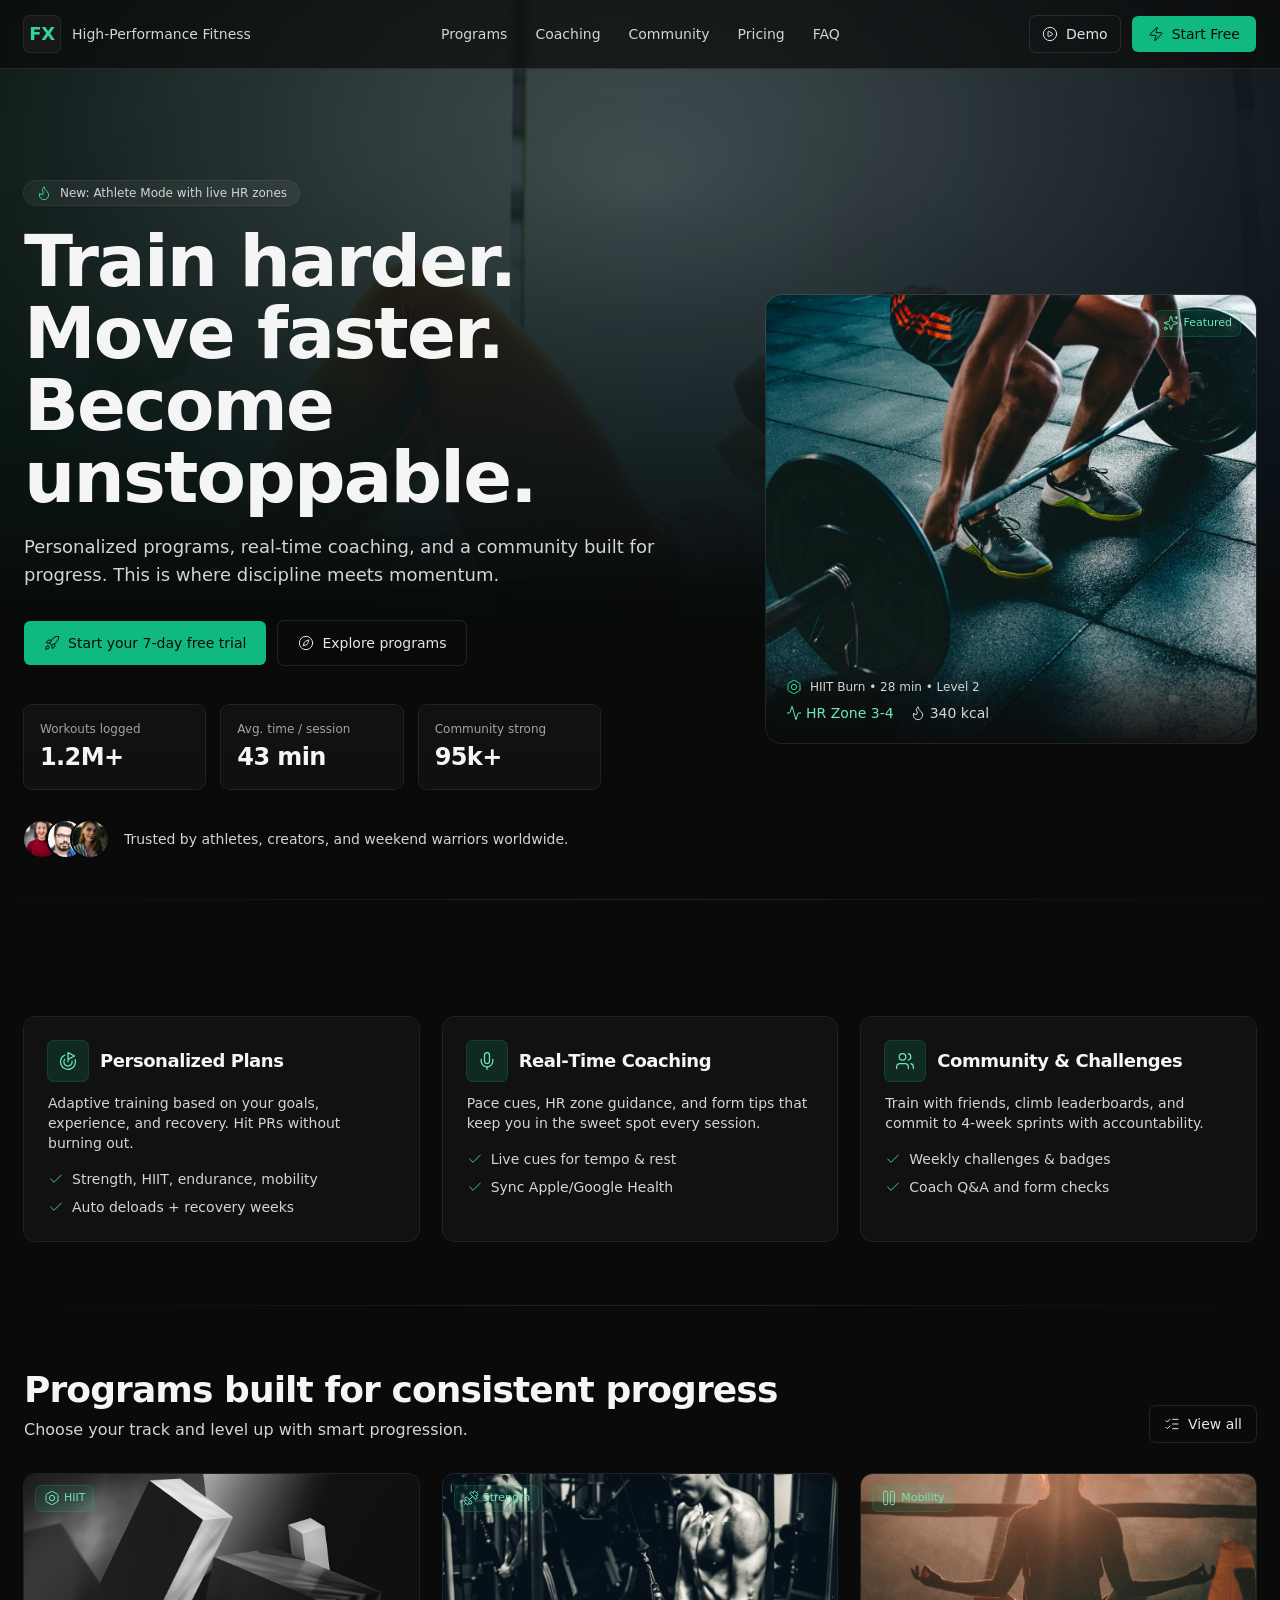
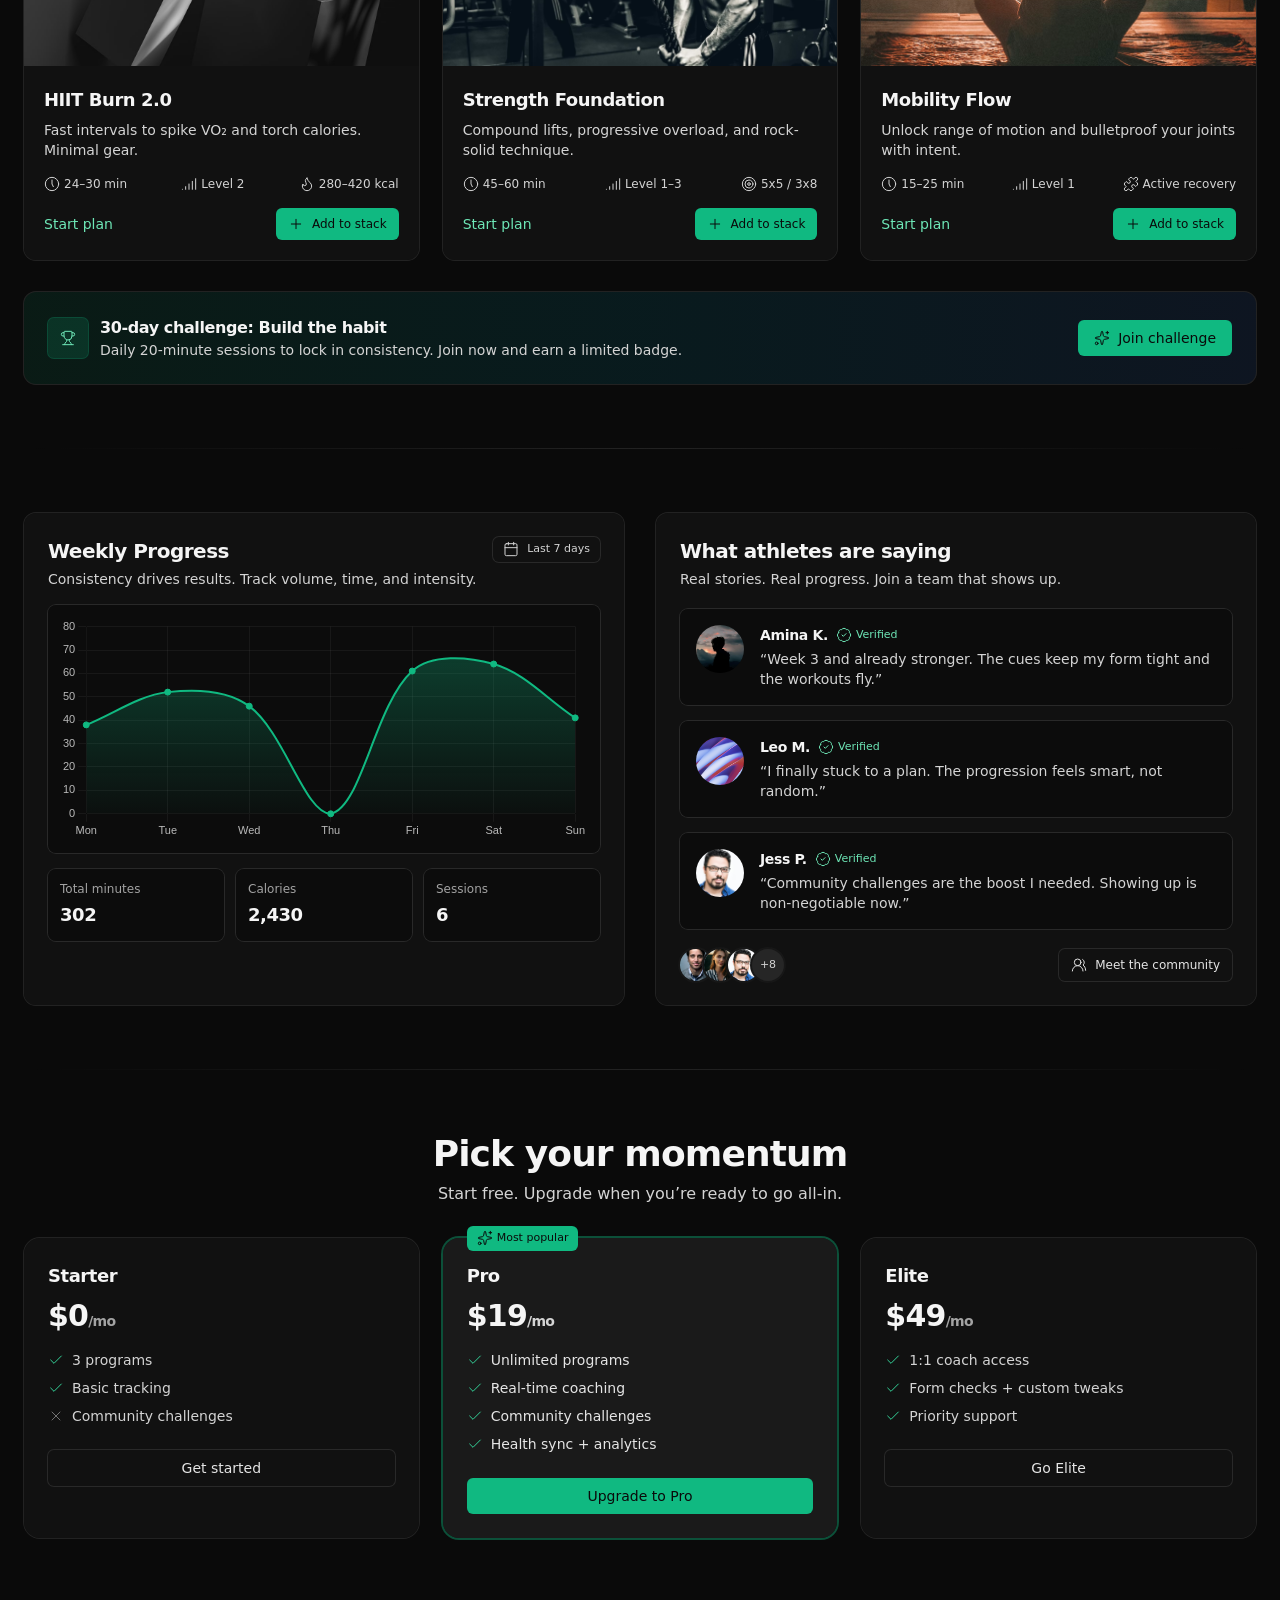
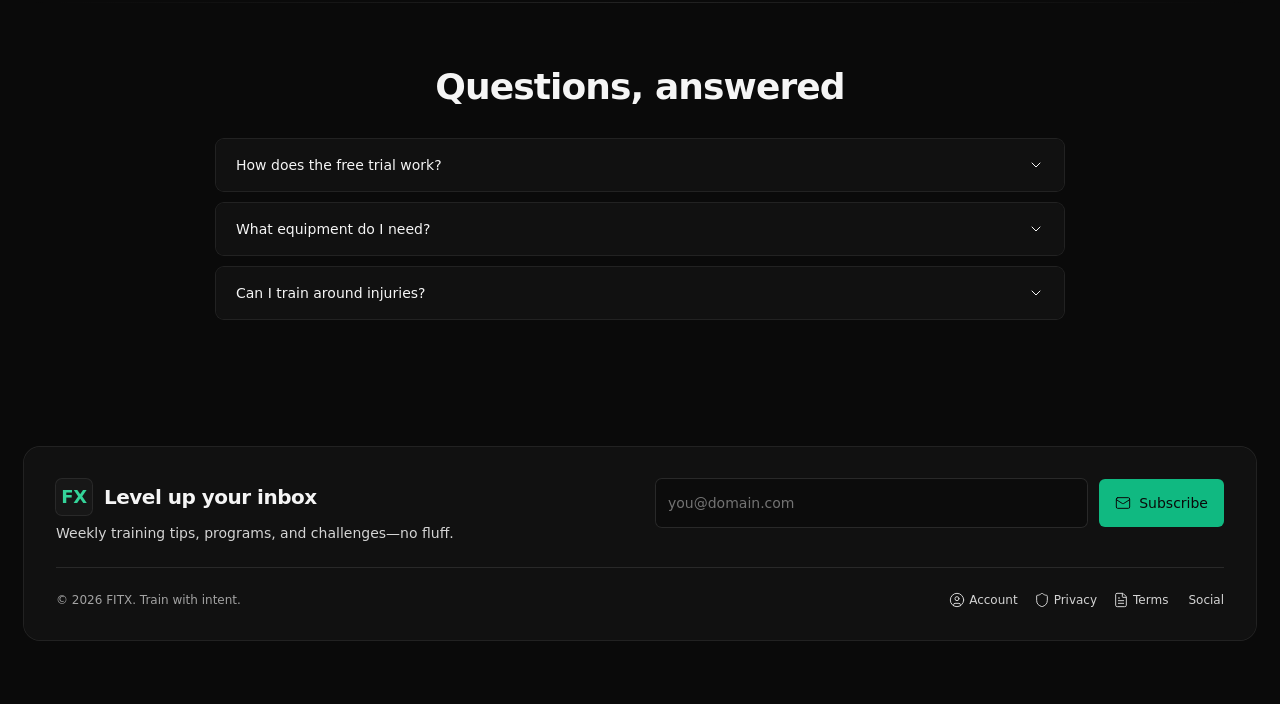
<file: templates/d916niq.aura.build/index.html>
<html lang="en"><head><script data-offline-resolve="1">(function(){
var ASSET_MAP = {"https://d916niq.aura.build/": "assets/f3fd3cf805560932_file.html", "https://cdn.jsdelivr.net/npm/iconify-icon@2.1.0/dist/iconify-icon.min.js": "assets/758d94838db0cafd_iconify-icon.min.js", "https://d916niq.aura.build/assets/index-ChMjyE4a.css": "assets/2c890c3c06d22a07_index-ChMjyE4a.css", "https://fonts.googleapis.com/css2?family=Inter:wght@300;400;500;600;700&display=swap": "assets/f32c4a47e91d6996_css2.css", "https://fonts.googleapis.com/css2?family=Inter:wght@300;400;500;600;700&family=Roboto:wght@300;400;500;600;700&family=Montserrat:wght@300;400;500;600;700&family=Poppins:wght@300;400;500;600;700&display=swap": "assets/f03d5177d82d71e3_css2.css", "https://fonts.googleapis.com/css2?family=Geist:wght@300;400;500;600;700&display=swap": "assets/ab228c398c0be0cd_css2.css", "https://fonts.googleapis.com/css2?family=Plus+Jakarta+Sans:wght@300;400;500;600;700;800&family=IBM+Plex+Serif:wght@300;400;500;600;700&family=IBM+Plex+Mono:wght@300;400;500;600;700&display=swap": "assets/d12728c695d9fa3b_css2.css", "https://fonts.googleapis.com/css2?family=Manrope:wght@300;400;500;600;700;800&family=Space+Grotesk:wght@300;400;500;600;700&family=Work+Sans:wght@300;400;500;600;700;800&display=swap": "assets/c77cac3cc91e6e23_css2.css", "https://fonts.googleapis.com/css2?family=Playfair+Display:wght@400;500;600;700;900&family=Instrument+Serif:wght@400;500;600;700&family=Merriweather:wght@300;400;700;900&family=Bricolage+Grotesque:wght@300;400;500;600;700&display=swap": "assets/04e082577ae710a5_css2.css", "https://fonts.googleapis.com/css2?family=PT+Serif:wght@400;700&family=Geist+Mono:wght@300;400;500;600;700&family=Space+Mono:wght@400;700&display=swap": "assets/156b54aedbd4a7b3_css2.css", "https://fonts.googleapis.com/css2?family=Quicksand:wght@300;400;500;600;700&family=Nunito:wght@300;400;500;600;700;800&display=swap": "assets/356caca7d0e9c746_css2.css", "https://fonts.googleapis.com/css2?family=Newsreader:opsz,wght@6..72,400..800&family=Google+Sans+Flex:wght@400;500;600;700&family=Oswald:wght@300;400;500;600;700&family=DM+Sans:wght@300;400;500;600;700&display=swap": "assets/c6036f6e72f671f6_css2.css", "https://d916niq.aura.build/assets/index-WCgE1xT6.js": "assets/index-WCgE1xT6.js", "https://rawcdn.githack.com/disposable/disposable-email-domains/master/domains.json": "assets/9393c29814be2493_domains.json", "https://hoirqrkdgbmvpwutwuwj.supabase.co/rest/v1/shared_react_projects?select=*&slug=ilike.d916niq": "assets/4f53cda18c2baa0c_shared_react_projects.json", "https://hoirqrkdgbmvpwutwuwj.supabase.co/rest/v1/rpc/get_public_shared_react_project_by_slug": "assets/4f53cda18c2baa0c_shared_react_projects.json", "https://hoirqrkdgbmvpwutwuwj.supabase.co/rest/v1/shared_react_projects?select=*&custom_domain=ilike.d916niq.aura.build": "assets/4f53cda18c2baa0c_shared_react_projects.json", "https://hoirqrkdgbmvpwutwuwj.supabase.co/rest/v1/rpc/get_public_shared_react_project_by_domain": "assets/4f53cda18c2baa0c_shared_react_projects.json", "https://hoirqrkdgbmvpwutwuwj.supabase.co/rest/v1/shared_react_projects?select=*&custom_domain=ilike.aura.build": "assets/4f53cda18c2baa0c_shared_react_projects.json", "https://hoirqrkdgbmvpwutwuwj.supabase.co/rest/v1/shared_code?select=*&slug=ilike.d916niq": "assets/481c7ae1ceb001be_shared_code.json", "https://hoirqrkdgbmvpwutwuwj.supabase.co/rest/v1/shared_code?select=slug%2Ccreated_at&user_id=eq.66a84ecf-0972-40f3-8a4c-15b11d3aee0a&order=created_at.desc": "assets/5e0b674b923c95b9_shared_code.json", "https://hoirqrkdgbmvpwutwuwj.supabase.co/rest/v1/public_author_profiles?select=id%2Cfull_name%2Cavatar_url%2Cbio%2Cslug%2Ccreated_at%2Cviews%2Cis_featured%2Cwebsite%2Clocation%2Cis_pro&id=in.%2866a84ecf-0972-40f3-8a4c-15b11d3aee0a%29": "assets/3da40195f9ecd0e1_public_author_profiles.json", "https://fonts.gstatic.com/s/inter/v20/UcC73FwrK3iLTeHuS_nVMrMxCp50SjIa1ZL7W0Q5nw.woff2": "assets/c940764593d0fe5d_UcC73FwrK3iLTeHuS_nVMrMxCp50Sj.woff2", "https://d916niq.aura.build/logo-aura-gray.svg": "assets/23a9f32ff7d46956_logo-aura-gray.svg", "https://images.unsplash.com/photo-1494790108377-be9c29b29330?q=80&w=300&auto=format&fit=crop": "assets/64952e8d68d53e0d_photo-1494790108377-be9c29b293.avif", "https://images.unsplash.com/photo-1571019613454-1cb2f99b2d8b?q=80&w=2000&auto=format&fit=crop": "assets/b0cd776106076afa_photo-1571019613454-1cb2f99b2d.avif", "https://images.unsplash.com/photo-1544005313-94ddf0286df2?q=80&w=300&auto=format&fit=crop": "assets/34ca340a8a4f9ea5_photo-1544005313-94ddf0286df2.avif", "https://images.unsplash.com/photo-1547425260-76bcadfb4f2c?q=80&w=300&auto=format&fit=crop": "assets/e287d866780f7d00_photo-1547425260-76bcadfb4f2c.avif", "https://cdn.tailwindcss.com/3.4.17": "assets/176e894661aa9cdc_3.4.17", "https://images.unsplash.com/photo-1517836357463-d25dfeac3438?q=80&w=1600&auto=format&fit=crop": "assets/431bf727198c4b14_photo-1517836357463-d25dfeac34.avif", "https://images.unsplash.com/photo-1621619856624-42fd193a0661?w=1080&q=80": "assets/b7b38161386d9032_photo-1621619856624-42fd193a06.jpg", "https://images.unsplash.com/photo-1529665253569-6d01c0eaf7b6?q=80&w=300&auto=format&fit=crop": "assets/bbeedc72c53ae166_photo-1529665253569-6d01c0eaf7.avif", "https://images.unsplash.com/photo-1507398941214-572c25f4b1dc?q=80&w=1600&auto=format&fit=crop": "assets/d1ea17a9bc066798_photo-1507398941214-572c25f4b1.avif", "https://images.unsplash.com/photo-1506126613408-eca07ce68773?q=80&w=1600&auto=format&fit=crop": "assets/1fa370008ea9a56f_photo-1506126613408-eca07ce687.avif", "https://images.unsplash.com/photo-1642615835477-d303d7dc9ee9?w=1080&q=80": "assets/157c2df332779277_photo-1642615835477-d303d7dc9e.jpg", "https://images.unsplash.com/photo-1500648767791-00dcc994a43e?q=80&w=300&auto=format&fit=crop": "assets/00e631592e379595_photo-1500648767791-00dcc994a4.avif", "https://cdn.jsdelivr.net/npm/chart.js": "assets/48444a82d4edcb5b_chart.js", "https://unpkg.com/lucide@1.14.0/dist/umd/lucide.min.js": "assets/3fb12af853a359d4_lucide.min.js", "https://hoirqrkdgbmvpwutwuwj.supabase.co/rest/v1/shared_code?select=code%2Cprivate%2Cuser_id%2Cshare_source_code&slug=ilike.no3fbxa": "assets/5d16e8908d40ca9a_shared_code.json", "https://hoirqrkdgbmvpwutwuwj.supabase.co/rest/v1/rpc/get_public_share_project_context": "assets/4f53cda18c2baa0c_shared_react_projects.json", "https://hoirqrkdgbmvpwutwuwj.supabase.co/rest/v1/shared_code?select=code%2Cprivate%2Cuser_id%2Cshare_source_code&slug=ilike.imq8m98": "assets/7288b0db766594b1_shared_code.json", "https://hoirqrkdgbmvpwutwuwj.supabase.co/rest/v1/rpc/get_public_share_page_content": "assets/4f53cda18c2baa0c_shared_react_projects.json", "https://hoirqrkdgbmvpwutwuwj.supabase.co/storage/v1/object/public/preview-images/D916NIQ.png": "assets/cd9d2c6ffc398977_D916NIQ.png", "https://cdn.tailwindcss.com": "assets/176e894661aa9cdc_3.4.17", "https://unpkg.com/lucide@latest": "assets/3fb12af853a359d4_lucide.min.js", "https://d916niq.aura.build/assets/productionTransform-B69cSEas.js": "assets/productionTransform-B69cSEas.js", "https://d916niq.aura.build/assets/index-BLP8z8P5.js": "assets/index-BLP8z8P5.js", "https://d916niq.aura.build/assets/jszip.min-Bt8Jkucw.js": "assets/jszip.min-Bt8Jkucw.js", "https://d916niq.aura.build/assets/index-599aeaf7-BKjzoa2B.js": "assets/index-599aeaf7-BKjzoa2B.js", "https://d916niq.aura.build/assets/App.js": "assets/App.js", "https://d916niq.aura.build/assets/base-80a1f760-Dm2zEOAC.js": "assets/base-80a1f760-Dm2zEOAC.js", "https://d916niq.aura.build/assets/DesignSystemPromptPopoverContent-BTLLRr4u.js": "assets/DesignSystemPromptPopoverContent-BTLLRr4u.js", "https://d916niq.aura.build/assets/index-DpfEw17O.js": "assets/index-DpfEw17O.js", "https://d916niq.aura.build/assets/consoleHook-59e792cb-Cm9qAlsR.js": "assets/consoleHook-59e792cb-Cm9qAlsR.js"};
// Pre-populate path+query keys: when opened via file://, JS
// resolves '/foo.js' against file://… so we lose the original
// origin. Indexing by pathname+search lets the lookup succeed.
var _add = {};
for (var _k in ASSET_MAP) {
  try { var _u = new URL(_k); _add[_u.pathname + _u.search] = ASSET_MAP[_k]; }
  catch(e){}
}
for (var _k in _add) if (!ASSET_MAP[_k]) ASSET_MAP[_k] = _add[_k];
function resolveLocal(u){
  if (!u || typeof u !== 'string') return null;
  if (u.indexOf('data:') === 0 || u.indexOf('blob:') === 0) return null;
  if (ASSET_MAP[u]) return ASSET_MAP[u];
  try {
    var url = new URL(u, location.href);
    var pq = url.pathname + url.search;
    if (ASSET_MAP[pq]) return ASSET_MAP[pq];
    // Next.js image optimization wrapper — peel the inner CDN URL
    if (/_next\/image$/.test(url.pathname)) {
      var t = url.searchParams.get('url');
      if (t) {
        var dec = decodeURIComponent(t);
        if (ASSET_MAP[dec]) return ASSET_MAP[dec];
        var bare = dec.split('?')[0];
        for (var k in ASSET_MAP) {
          if (k.split('?')[0] === bare) return ASSET_MAP[k];
        }
      }
    }
  } catch(e){}
  return null;
}
function rewriteSrcset(s){
  if (!s || typeof s !== 'string') return s;
  return s.split(',').map(function(it){
    var p = it.trim().split(/\s+/);
    var loc = resolveLocal(p[0]);
    if (loc) p[0] = loc;
    return p.join(' ');
  }).join(', ');
}
// Patch property setters: el.src = '...' / el.href = '...'
// IMPORTANT: skip rewrite when the element has crossOrigin set.
// WebGL textures (UnicornStudio, Three.js, etc.) are loaded via
//   img.crossOrigin = 'anonymous'; img.src = 'https://cdn/...'
// and consumed via gl.texImage2D. file:// resources have no CORS
// headers, so rewriting to local makes WebGL reject the texture
// (Access blocked by CORS policy → black/missing 3D scene).
// Better to keep the original URL: works online, fails offline,
// matches non-patched behaviour.
function patchSetter(klass, prop, transform){
  if (!klass || !klass.prototype) return;
  var desc = Object.getOwnPropertyDescriptor(klass.prototype, prop);
  if (!desc || !desc.set) return;
  Object.defineProperty(klass.prototype, prop, {
    configurable: true,
    get: desc.get,
    set: function(v){
      try {
        if (this.crossOrigin) {
          /* preserve cross-origin URL — see comment above */
        } else if (transform === 'srcset') {
          v = rewriteSrcset(v);
        } else {
          var loc = resolveLocal(v); if (loc) v = loc;
        }
      } catch(e){}
      desc.set.call(this, v);
    }
  });
}
patchSetter(window.HTMLScriptElement, 'src');
patchSetter(window.HTMLLinkElement, 'href');
patchSetter(window.HTMLImageElement, 'src');
patchSetter(window.HTMLImageElement, 'srcset', 'srcset');
patchSetter(window.HTMLSourceElement, 'src');
patchSetter(window.HTMLSourceElement, 'srcset', 'srcset');
patchSetter(window.HTMLMediaElement, 'src');
patchSetter(window.HTMLIFrameElement, 'src');
// Patch setAttribute too — some libs use it instead of property set
var _setAttr = Element.prototype.setAttribute;
Element.prototype.setAttribute = function(name, value){
  try {
    if (typeof value === 'string' && !this.crossOrigin) {
      if (name === 'src' || name === 'href') {
        var loc = resolveLocal(value);
        if (loc) value = loc;
      } else if (name === 'srcset') {
        value = rewriteSrcset(value);
      }
    }
  } catch(e){}
  return _setAttr.call(this, name, value);
};
// Expose for the late-init script in body
window.__resolveLocal = resolveLocal;
window.__rewriteSrcset = rewriteSrcset;
})();</script>
<script id="aura-supabase-token-firewall">(function () {
  if (window.__AURA_SUPABASE_FIREWALL__) return;
  window.__AURA_SUPABASE_FIREWALL__ = true;

  var SUPABASE_HOST = "hoirqrkdgbmvpwutwuwj.supabase.co";
  var BLOCKED_KEY_PATTERNS = [
    /^sb-[a-z0-9-]+-auth-token$/i,
    /^supabase\.auth\.token$/i
  ];

  function isBlockedStorageKey(key) {
    if (typeof key !== "string") return false;
    for (var i = 0; i < BLOCKED_KEY_PATTERNS.length; i++) {
      if (BLOCKED_KEY_PATTERNS[i].test(key)) return true;
    }
    return false;
  }

  function toAbsoluteUrl(input) {
    try {
      return new URL(input, window.location.href);
    } catch {
      return null;
    }
  }

  function isSupabaseDestination(input) {
    var parsed = toAbsoluteUrl(input);
    if (!parsed) return false;
    if (SUPABASE_HOST && parsed.host === SUPABASE_HOST) return true;
    return parsed.host.endsWith(".supabase.co");
  }

  function pathLooksSensitive(input) {
    var parsed = toAbsoluteUrl(input);
    if (!parsed) return false;
    return /^\/(auth|rest|functions)\/v1\//.test(parsed.pathname || "");
  }

  function headersContainAuth(headersLike) {
    if (!headersLike) return false;

    try {
      if (typeof Headers !== "undefined" && headersLike instanceof Headers) {
        return !!(headersLike.get("authorization") || headersLike.get("apikey"));
      }
    } catch {}

    if (Array.isArray(headersLike)) {
      for (var i = 0; i < headersLike.length; i++) {
        var pair = headersLike[i] || [];
        var name = String(pair[0] || "").toLowerCase();
        if (name === "authorization" || name === "apikey") return true;
      }
      return false;
    }

    if (typeof headersLike === "object") {
      var keys = Object.keys(headersLike);
      for (var j = 0; j < keys.length; j++) {
        var k = keys[j].toLowerCase();
        if (k === "authorization" || k === "apikey") return true;
      }
    }
    return false;
  }

  function requestLooksSensitive(input, init, extraHeaders) {
    var url = "";
    try {
      if (typeof input === "string") {
        url = input;
      } else if (input && typeof input.url === "string") {
        url = input.url;
      }
    } catch {}

    var headers =
      (init && init.headers) ||
      (input && input.headers) ||
      extraHeaders ||
      null;
    var hasAuthHeaders = headersContainAuth(headers);
    if (hasAuthHeaders) return true;

    if (!url) return false;
    if (isSupabaseDestination(url) && pathLooksSensitive(url)) return true;
    return false;
  }

  function patchStorage(storage, storageName) {
    if (!storage) return;
    var proto = Object.getPrototypeOf(storage);
    if (!proto || proto.__auraSupabaseFirewallPatched) return;

    var rawGetItem = proto.getItem;
    var rawSetItem = proto.setItem;
    var rawRemoveItem = proto.removeItem;
    var rawClear = proto.clear;
    var rawKey = proto.key;
    var rawLengthDescriptor = Object.getOwnPropertyDescriptor(proto, "length");
    var rawLengthGet = rawLengthDescriptor && rawLengthDescriptor.get;

    function getRawLength(instance) {
      try {
        if (rawLengthGet) return Number(rawLengthGet.call(instance) || 0);
      } catch {}
      try {
        return Number(instance.length || 0);
      } catch {}
      return 0;
    }

    function getVisibleKeys(instance) {
      var visible = [];
      var total = getRawLength(instance);
      for (var i = 0; i < total; i++) {
        var currentKey = rawKey.call(instance, i);
        if (currentKey && !isBlockedStorageKey(currentKey)) {
          visible.push(currentKey);
        }
      }
      return visible;
    }

    function maskBlockedKeyProperty(instance, keyName) {
      if (!keyName || !isBlockedStorageKey(keyName)) return;
      try {
        Object.defineProperty(instance, keyName, {
          configurable: true,
          enumerable: false,
          get: function () {
            return null;
          },
          set: function () {
            return true;
          }
        });
      } catch {}
    }

    function syncBlockedKeyProperties(instance) {
      var total = getRawLength(instance);
      for (var i = 0; i < total; i++) {
        var k = rawKey.call(instance, i);
        if (k) maskBlockedKeyProperty(instance, k);
      }
    }

    proto.getItem = function (key) {
      syncBlockedKeyProperties(this);
      if (isBlockedStorageKey(String(key))) return null;
      return rawGetItem.call(this, key);
    };

    proto.setItem = function (key, value) {
      if (isBlockedStorageKey(String(key))) return;
      return rawSetItem.call(this, key, value);
    };

    proto.removeItem = function (key) {
      if (isBlockedStorageKey(String(key))) return;
      return rawRemoveItem.call(this, key);
    };

    proto.clear = function () {
      if (typeof rawClear !== "function") return;

      // Preserve blocked keys across clear() to prevent auth token/session wipe.
      var preservedBlockedEntries = [];
      var total = getRawLength(this);
      for (var i = 0; i < total; i++) {
        var blockedKey = rawKey.call(this, i);
        if (blockedKey && isBlockedStorageKey(blockedKey)) {
          preservedBlockedEntries.push([
            blockedKey,
            rawGetItem.call(this, blockedKey),
          ]);
        }
      }

      rawClear.call(this);

      for (var j = 0; j < preservedBlockedEntries.length; j++) {
        var entry = preservedBlockedEntries[j];
        var key = entry[0];
        var value = entry[1];
        if (typeof key === "string" && typeof value === "string") {
          rawSetItem.call(this, key, value);
        }
      }

      syncBlockedKeyProperties(this);
    };

    proto.key = function (index) {
      syncBlockedKeyProperties(this);
      var visible = getVisibleKeys(this);
      return visible[index] || null;
    };

    try {
      Object.defineProperty(proto, "length", {
        configurable: true,
        enumerable: false,
        get: function () {
          syncBlockedKeyProperties(this);
          return getVisibleKeys(this).length;
        }
      });
    } catch {}

    var proxyStorage = null;
    try {
      proxyStorage = new Proxy(storage, {
        get: function (target, prop) {
          if (typeof prop === "string" && isBlockedStorageKey(prop)) return null;
          if (prop === "length") return getVisibleKeys(target).length;
          if (prop === "key") {
            return function (index) {
              var visible = getVisibleKeys(target);
              return visible[index] || null;
            };
          }
          if (prop === "clear") {
            return function () {
              if (typeof rawClear !== "function") return;

              var preservedBlockedEntries = [];
              var total = getRawLength(target);
              for (var i = 0; i < total; i++) {
                var blockedKey = rawKey.call(target, i);
                if (blockedKey && isBlockedStorageKey(blockedKey)) {
                  preservedBlockedEntries.push([
                    blockedKey,
                    rawGetItem.call(target, blockedKey),
                  ]);
                }
              }

              rawClear.call(target);

              for (var j = 0; j < preservedBlockedEntries.length; j++) {
                var entry = preservedBlockedEntries[j];
                var key = entry[0];
                var value = entry[1];
                if (typeof key === "string" && typeof value === "string") {
                  rawSetItem.call(target, key, value);
                }
              }

              syncBlockedKeyProperties(target);
            };
          }

          var value = target[prop];
          if (typeof value === "function") return value.bind(target);
          return value;
        },
        set: function (target, prop, value) {
          if (typeof prop === "string" && isBlockedStorageKey(prop)) return true;
          target[prop] = value;
          return true;
        },
        has: function (target, prop) {
          if (typeof prop === "string" && isBlockedStorageKey(prop)) return false;
          return prop in target;
        },
        deleteProperty: function (target, prop) {
          if (typeof prop === "string" && isBlockedStorageKey(prop)) return true;
          try {
            delete target[prop];
          } catch {}
          return true;
        },
        ownKeys: function (target) {
          return getVisibleKeys(target);
        },
        getOwnPropertyDescriptor: function (target, prop) {
          if (typeof prop === "string" && isBlockedStorageKey(prop)) {
            return undefined;
          }
          if (prop === "length") {
            return {
              configurable: true,
              enumerable: false,
              value: getVisibleKeys(target).length,
              writable: false
            };
          }
          return Object.getOwnPropertyDescriptor(target, prop);
        }
      });
    } catch {}

    try {
      if (proxyStorage) {
        Object.defineProperty(window, storageName, {
          configurable: true,
          enumerable: true,
          get: function () {
            return proxyStorage;
          }
        });
      }
    } catch {}

    syncBlockedKeyProperties(storage);
    proto.__auraSupabaseFirewallPatched = true;
  }

  function patchCookieAccess() {
    try {
      var cookieDescriptor = Object.getOwnPropertyDescriptor(Document.prototype, "cookie");
      if (!cookieDescriptor || !cookieDescriptor.configurable) return;

      Object.defineProperty(document, "cookie", {
        configurable: true,
        enumerable: false,
        get: function () {
          return "";
        },
        set: function () {
          return true;
        }
      });
    } catch {}
  }

  function patchFetch() {
    if (typeof window.fetch !== "function") return;
    var rawFetch = window.fetch.bind(window);
    window.fetch = function (input, init) {
      if (requestLooksSensitive(input, init, null)) {
        return Promise.reject(new Error("Blocked by Aura security policy"));
      }
      return rawFetch(input, init);
    };
  }

  function patchXHR() {
    if (typeof XMLHttpRequest === "undefined") return;
    var rawOpen = XMLHttpRequest.prototype.open;
    var rawSetHeader = XMLHttpRequest.prototype.setRequestHeader;
    var rawSend = XMLHttpRequest.prototype.send;

    XMLHttpRequest.prototype.open = function (method, url) {
      this.__auraRequestUrl = String(url || "");
      this.__auraHeaders = {};
      return rawOpen.apply(this, arguments);
    };

    XMLHttpRequest.prototype.setRequestHeader = function (name, value) {
      if (!this.__auraHeaders) this.__auraHeaders = {};
      this.__auraHeaders[String(name || "").toLowerCase()] = String(value || "");
      return rawSetHeader.apply(this, arguments);
    };

    XMLHttpRequest.prototype.send = function () {
      if (requestLooksSensitive(this.__auraRequestUrl || "", null, this.__auraHeaders || null)) {
        throw new Error("Blocked by Aura security policy");
      }
      return rawSend.apply(this, arguments);
    };
  }

  function patchBeacon() {
    if (typeof navigator.sendBeacon !== "function") return;
    var rawBeacon = navigator.sendBeacon.bind(navigator);
    navigator.sendBeacon = function (url, data) {
      if (requestLooksSensitive(url, null, null)) return false;
      return rawBeacon(url, data);
    };
  }

  function patchWebSocket() {
    if (typeof WebSocket === "undefined") return;
    var RawWebSocket = WebSocket;
    window.WebSocket = function (url, protocols) {
      if (requestLooksSensitive(String(url || ""), null, null)) {
        throw new Error("Blocked by Aura security policy");
      }
      return new RawWebSocket(url, protocols);
    };
    window.WebSocket.prototype = RawWebSocket.prototype;
  }

  patchStorage(window.localStorage, "localStorage");
  patchStorage(window.sessionStorage, "sessionStorage");
  patchCookieAccess();
  patchFetch();
  patchXHR();
  patchBeacon();
  patchWebSocket();
})();</script>
<meta charset="utf-8"/>
<meta content="width=device-width, initial-scale=1.0" name="viewport"/>
<title>FITX — Train Harder. Move Faster.</title>
<meta content="High-energy fitness training. Personalized plans. Real-time coaching. Transform your body with FITX." name="description"/>
<script src="assets/176e894661aa9cdc_3.4.17"></script><style>*, ::before, ::after{--tw-border-spacing-x:0;--tw-border-spacing-y:0;--tw-translate-x:0;--tw-translate-y:0;--tw-rotate:0;--tw-skew-x:0;--tw-skew-y:0;--tw-scale-x:1;--tw-scale-y:1;--tw-pan-x: ;--tw-pan-y: ;--tw-pinch-zoom: ;--tw-scroll-snap-strictness:proximity;--tw-gradient-from-position: ;--tw-gradient-via-position: ;--tw-gradient-to-position: ;--tw-ordinal: ;--tw-slashed-zero: ;--tw-numeric-figure: ;--tw-numeric-spacing: ;--tw-numeric-fraction: ;--tw-ring-inset: ;--tw-ring-offset-width:0px;--tw-ring-offset-color:#fff;--tw-ring-color:rgb(59 130 246 / 0.5);--tw-ring-offset-shadow:0 0 #0000;--tw-ring-shadow:0 0 #0000;--tw-shadow:0 0 #0000;--tw-shadow-colored:0 0 #0000;--tw-blur: ;--tw-brightness: ;--tw-contrast: ;--tw-grayscale: ;--tw-hue-rotate: ;--tw-invert: ;--tw-saturate: ;--tw-sepia: ;--tw-drop-shadow: ;--tw-backdrop-blur: ;--tw-backdrop-brightness: ;--tw-backdrop-contrast: ;--tw-backdrop-grayscale: ;--tw-backdrop-hue-rotate: ;--tw-backdrop-invert: ;--tw-backdrop-opacity: ;--tw-backdrop-saturate: ;--tw-backdrop-sepia: ;--tw-contain-size: ;--tw-contain-layout: ;--tw-contain-paint: ;--tw-contain-style: }::backdrop{--tw-border-spacing-x:0;--tw-border-spacing-y:0;--tw-translate-x:0;--tw-translate-y:0;--tw-rotate:0;--tw-skew-x:0;--tw-skew-y:0;--tw-scale-x:1;--tw-scale-y:1;--tw-pan-x: ;--tw-pan-y: ;--tw-pinch-zoom: ;--tw-scroll-snap-strictness:proximity;--tw-gradient-from-position: ;--tw-gradient-via-position: ;--tw-gradient-to-position: ;--tw-ordinal: ;--tw-slashed-zero: ;--tw-numeric-figure: ;--tw-numeric-spacing: ;--tw-numeric-fraction: ;--tw-ring-inset: ;--tw-ring-offset-width:0px;--tw-ring-offset-color:#fff;--tw-ring-color:rgb(59 130 246 / 0.5);--tw-ring-offset-shadow:0 0 #0000;--tw-ring-shadow:0 0 #0000;--tw-shadow:0 0 #0000;--tw-shadow-colored:0 0 #0000;--tw-blur: ;--tw-brightness: ;--tw-contrast: ;--tw-grayscale: ;--tw-hue-rotate: ;--tw-invert: ;--tw-saturate: ;--tw-sepia: ;--tw-drop-shadow: ;--tw-backdrop-blur: ;--tw-backdrop-brightness: ;--tw-backdrop-contrast: ;--tw-backdrop-grayscale: ;--tw-backdrop-hue-rotate: ;--tw-backdrop-invert: ;--tw-backdrop-opacity: ;--tw-backdrop-saturate: ;--tw-backdrop-sepia: ;--tw-contain-size: ;--tw-contain-layout: ;--tw-contain-paint: ;--tw-contain-style: }/* ! tailwindcss v3.4.17 | MIT License | https://tailwindcss.com */*,::after,::before{box-sizing:border-box;border-width:0;border-style:solid;border-color:#e5e7eb}::after,::before{--tw-content:''}:host,html{line-height:1.5;-webkit-text-size-adjust:100%;-moz-tab-size:4;tab-size:4;font-family:ui-sans-serif, system-ui, sans-serif, "Apple Color Emoji", "Segoe UI Emoji", "Segoe UI Symbol", "Noto Color Emoji";font-feature-settings:normal;font-variation-settings:normal;-webkit-tap-highlight-color:transparent}body{margin:0;line-height:inherit}hr{height:0;color:inherit;border-top-width:1px}abbr:where([title]){-webkit-text-decoration:underline dotted;text-decoration:underline dotted}h1,h2,h3,h4,h5,h6{font-size:inherit;font-weight:inherit}a{color:inherit;text-decoration:inherit}b,strong{font-weight:bolder}code,kbd,pre,samp{font-family:ui-monospace, SFMono-Regular, Menlo, Monaco, Consolas, "Liberation Mono", "Courier New", monospace;font-feature-settings:normal;font-variation-settings:normal;font-size:1em}small{font-size:80%}sub,sup{font-size:75%;line-height:0;position:relative;vertical-align:baseline}sub{bottom:-.25em}sup{top:-.5em}table{text-indent:0;border-color:inherit;border-collapse:collapse}button,input,optgroup,select,textarea{font-family:inherit;font-feature-settings:inherit;font-variation-settings:inherit;font-size:100%;font-weight:inherit;line-height:inherit;letter-spacing:inherit;color:inherit;margin:0;padding:0}button,select{text-transform:none}button,input:where([type=button]),input:where([type=reset]),input:where([type=submit]){-webkit-appearance:button;background-color:transparent;background-image:none}:-moz-focusring{outline:auto}:-moz-ui-invalid{box-shadow:none}progress{vertical-align:baseline}::-webkit-inner-spin-button,::-webkit-outer-spin-button{height:auto}[type=search]{-webkit-appearance:textfield;outline-offset:-2px}::-webkit-search-decoration{-webkit-appearance:none}::-webkit-file-upload-button{-webkit-appearance:button;font:inherit}summary{display:list-item}blockquote,dd,dl,figure,h1,h2,h3,h4,h5,h6,hr,p,pre{margin:0}fieldset{margin:0;padding:0}legend{padding:0}menu,ol,ul{list-style:none;margin:0;padding:0}dialog{padding:0}textarea{resize:vertical}input::placeholder,textarea::placeholder{opacity:1;color:#9ca3af}[role=button],button{cursor:pointer}:disabled{cursor:default}audio,canvas,embed,iframe,img,object,svg,video{display:block;vertical-align:middle}img,video{max-width:100%;height:auto}[hidden]:where(:not([hidden=until-found])){display:none}.fixed{position:fixed}.absolute{position:absolute}.relative{position:relative}.sticky{position:sticky}.inset-0{inset:0px}.inset-x-0{left:0px;right:0px}.-top-24{top:-6rem}.-top-3{top:-0.75rem}.bottom-0{bottom:0px}.left-1\/2{left:50%}.left-3{left:0.75rem}.left-6{left:1.5rem}.right-4{right:1rem}.top-0{top:0px}.top-3{top:0.75rem}.top-4{top:1rem}.-z-10{z-index:-10}.z-50{z-index:50}.mx-auto{margin-left:auto;margin-right:auto}.mb-5{margin-bottom:1.25rem}.mt-1{margin-top:0.25rem}.mt-1\.5{margin-top:0.375rem}.mt-10{margin-top:2.5rem}.mt-2{margin-top:0.5rem}.mt-3{margin-top:0.75rem}.mt-4{margin-top:1rem}.mt-5{margin-top:1.25rem}.mt-6{margin-top:1.5rem}.mt-8{margin-top:2rem}.flex{display:flex}.inline-flex{display:inline-flex}.grid{display:grid}.hidden{display:none}.h-10{height:2.5rem}.h-12{height:3rem}.h-48{height:12rem}.h-5{height:1.25rem}.h-56{height:14rem}.h-8{height:2rem}.h-80{height:20rem}.h-9{height:2.25rem}.h-\[40rem\]{height:40rem}.h-full{height:100%}.h-px{height:1px}.h-4{height:1rem}.w-10{width:2.5rem}.w-12{width:3rem}.w-5{width:1.25rem}.w-8{width:2rem}.w-9{width:2.25rem}.w-\[120rem\]{width:120rem}.w-full{width:100%}.w-4{width:1rem}.max-w-2xl{max-width:42rem}.max-w-4xl{max-width:56rem}.max-w-7xl{max-width:80rem}.max-w-xl{max-width:36rem}.-translate-x-1\/2{--tw-translate-x:-50%;transform:translate(var(--tw-translate-x), var(--tw-translate-y)) rotate(var(--tw-rotate)) skewX(var(--tw-skew-x)) skewY(var(--tw-skew-y)) scaleX(var(--tw-scale-x)) scaleY(var(--tw-scale-y))}.cursor-pointer{cursor:pointer}.grid-cols-3{grid-template-columns:repeat(3, minmax(0, 1fr))}.flex-col{flex-direction:column}.items-start{align-items:flex-start}.items-end{align-items:flex-end}.items-center{align-items:center}.justify-center{justify-content:center}.justify-between{justify-content:space-between}.gap-1{gap:0.25rem}.gap-10{gap:2.5rem}.gap-2{gap:0.5rem}.gap-3{gap:0.75rem}.gap-4{gap:1rem}.gap-6{gap:1.5rem}.gap-7{gap:1.75rem}.gap-8{gap:2rem}.-space-x-2 > :not([hidden]) ~ :not([hidden]){--tw-space-x-reverse:0;margin-right:calc(-0.5rem * var(--tw-space-x-reverse));margin-left:calc(-0.5rem * calc(1 - var(--tw-space-x-reverse)))}.-space-x-3 > :not([hidden]) ~ :not([hidden]){--tw-space-x-reverse:0;margin-right:calc(-0.75rem * var(--tw-space-x-reverse));margin-left:calc(-0.75rem * calc(1 - var(--tw-space-x-reverse)))}.space-y-2 > :not([hidden]) ~ :not([hidden]){--tw-space-y-reverse:0;margin-top:calc(0.5rem * calc(1 - var(--tw-space-y-reverse)));margin-bottom:calc(0.5rem * var(--tw-space-y-reverse))}.space-y-3 > :not([hidden]) ~ :not([hidden]){--tw-space-y-reverse:0;margin-top:calc(0.75rem * calc(1 - var(--tw-space-y-reverse)));margin-bottom:calc(0.75rem * var(--tw-space-y-reverse))}.space-y-4 > :not([hidden]) ~ :not([hidden]){--tw-space-y-reverse:0;margin-top:calc(1rem * calc(1 - var(--tw-space-y-reverse)));margin-bottom:calc(1rem * var(--tw-space-y-reverse))}.overflow-hidden{overflow:hidden}.rounded-2xl{border-radius:1rem}.rounded-full{border-radius:9999px}.rounded-lg{border-radius:0.5rem}.rounded-md{border-radius:0.375rem}.rounded-xl{border-radius:0.75rem}.border-b{border-bottom-width:1px}.border-white\/10{border-color:rgb(255 255 255 / 0.1)}.bg-emerald-500{--tw-bg-opacity:1;background-color:rgb(16 185 129 / var(--tw-bg-opacity, 1))}.bg-emerald-500\/10{background-color:rgb(16 185 129 / 0.1)}.bg-emerald-500\/15{background-color:rgb(16 185 129 / 0.15)}.bg-neutral-800{--tw-bg-opacity:1;background-color:rgb(38 38 38 / var(--tw-bg-opacity, 1))}.bg-neutral-800\/60{background-color:rgb(38 38 38 / 0.6)}.bg-neutral-900{--tw-bg-opacity:1;background-color:rgb(23 23 23 / var(--tw-bg-opacity, 1))}.bg-neutral-900\/50{background-color:rgb(23 23 23 / 0.5)}.bg-neutral-900\/60{background-color:rgb(23 23 23 / 0.6)}.bg-neutral-950{--tw-bg-opacity:1;background-color:rgb(10 10 10 / var(--tw-bg-opacity, 1))}.bg-neutral-950\/60{background-color:rgb(10 10 10 / 0.6)}.bg-neutral-950\/70{background-color:rgb(10 10 10 / 0.7)}.bg-white\/10{background-color:rgb(255 255 255 / 0.1)}.bg-white\/5{background-color:rgb(255 255 255 / 0.05)}.bg-gradient-to-b{background-image:linear-gradient(to bottom, var(--tw-gradient-stops))}.bg-gradient-to-r{background-image:linear-gradient(to right, var(--tw-gradient-stops))}.bg-gradient-to-t{background-image:linear-gradient(to top, var(--tw-gradient-stops))}.from-emerald-500\/10{--tw-gradient-from:rgb(16 185 129 / 0.1) var(--tw-gradient-from-position);--tw-gradient-to:rgb(16 185 129 / 0) var(--tw-gradient-to-position);--tw-gradient-stops:var(--tw-gradient-from), var(--tw-gradient-to)}.from-neutral-950\/40{--tw-gradient-from:rgb(10 10 10 / 0.4) var(--tw-gradient-from-position);--tw-gradient-to:rgb(10 10 10 / 0) var(--tw-gradient-to-position);--tw-gradient-stops:var(--tw-gradient-from), var(--tw-gradient-to)}.from-neutral-950\/90{--tw-gradient-from:rgb(10 10 10 / 0.9) var(--tw-gradient-from-position);--tw-gradient-to:rgb(10 10 10 / 0) var(--tw-gradient-to-position);--tw-gradient-stops:var(--tw-gradient-from), var(--tw-gradient-to)}.from-transparent{--tw-gradient-from:transparent var(--tw-gradient-from-position);--tw-gradient-to:rgb(0 0 0 / 0) var(--tw-gradient-to-position);--tw-gradient-stops:var(--tw-gradient-from), var(--tw-gradient-to)}.via-cyan-500\/10{--tw-gradient-to:rgb(6 182 212 / 0)  var(--tw-gradient-to-position);--tw-gradient-stops:var(--tw-gradient-from), rgb(6 182 212 / 0.1) var(--tw-gradient-via-position), var(--tw-gradient-to)}.via-neutral-950\/60{--tw-gradient-to:rgb(10 10 10 / 0)  var(--tw-gradient-to-position);--tw-gradient-stops:var(--tw-gradient-from), rgb(10 10 10 / 0.6) var(--tw-gradient-via-position), var(--tw-gradient-to)}.via-neutral-950\/70{--tw-gradient-to:rgb(10 10 10 / 0)  var(--tw-gradient-to-position);--tw-gradient-stops:var(--tw-gradient-from), rgb(10 10 10 / 0.7) var(--tw-gradient-via-position), var(--tw-gradient-to)}.via-white\/10{--tw-gradient-to:rgb(255 255 255 / 0)  var(--tw-gradient-to-position);--tw-gradient-stops:var(--tw-gradient-from), rgb(255 255 255 / 0.1) var(--tw-gradient-via-position), var(--tw-gradient-to)}.to-blue-500\/10{--tw-gradient-to:rgb(59 130 246 / 0.1) var(--tw-gradient-to-position)}.to-neutral-950{--tw-gradient-to:#0a0a0a var(--tw-gradient-to-position)}.to-transparent{--tw-gradient-to:transparent var(--tw-gradient-to-position)}.object-cover{object-fit:cover}.object-center{object-position:center}.p-3{padding:0.75rem}.p-4{padding:1rem}.p-5{padding:1.25rem}.p-6{padding:1.5rem}.px-2{padding-left:0.5rem;padding-right:0.5rem}.px-2\.5{padding-left:0.625rem;padding-right:0.625rem}.px-3{padding-left:0.75rem;padding-right:0.75rem}.px-3\.5{padding-left:0.875rem;padding-right:0.875rem}.px-4{padding-left:1rem;padding-right:1rem}.px-5{padding-left:1.25rem;padding-right:1.25rem}.px-6{padding-left:1.5rem;padding-right:1.5rem}.py-1{padding-top:0.25rem;padding-bottom:0.25rem}.py-12{padding-top:3rem;padding-bottom:3rem}.py-2{padding-top:0.5rem;padding-bottom:0.5rem}.py-3{padding-top:0.75rem;padding-bottom:0.75rem}.py-4{padding-top:1rem;padding-bottom:1rem}.pb-16{padding-bottom:4rem}.pb-4{padding-bottom:1rem}.pt-0{padding-top:0px}.pt-20{padding-top:5rem}.text-center{text-align:center}.text-2xl{font-size:1.5rem;line-height:2rem}.text-3xl{font-size:1.875rem;line-height:2.25rem}.text-5xl{font-size:3rem;line-height:1}.text-\[11px\]{font-size:11px}.text-base{font-size:1rem;line-height:1.5rem}.text-lg{font-size:1.125rem;line-height:1.75rem}.text-sm{font-size:0.875rem;line-height:1.25rem}.text-xl{font-size:1.25rem;line-height:1.75rem}.text-xs{font-size:0.75rem;line-height:1rem}.font-medium{font-weight:500}.font-semibold{font-weight:600}.leading-\[1\.05\]{line-height:1.05}.leading-none{line-height:1}.tracking-tight{letter-spacing:-0.025em}.text-emerald-300{--tw-text-opacity:1;color:rgb(110 231 183 / var(--tw-text-opacity, 1))}.text-emerald-400{--tw-text-opacity:1;color:rgb(52 211 153 / var(--tw-text-opacity, 1))}.text-neutral-100{--tw-text-opacity:1;color:rgb(245 245 245 / var(--tw-text-opacity, 1))}.text-neutral-200{--tw-text-opacity:1;color:rgb(229 229 229 / var(--tw-text-opacity, 1))}.text-neutral-300{--tw-text-opacity:1;color:rgb(212 212 212 / var(--tw-text-opacity, 1))}.text-neutral-400{--tw-text-opacity:1;color:rgb(163 163 163 / var(--tw-text-opacity, 1))}.text-neutral-500{--tw-text-opacity:1;color:rgb(115 115 115 / var(--tw-text-opacity, 1))}.text-neutral-950{--tw-text-opacity:1;color:rgb(10 10 10 / var(--tw-text-opacity, 1))}.antialiased{-webkit-font-smoothing:antialiased;-moz-osx-font-smoothing:grayscale}.opacity-50{opacity:0.5}.opacity-70{opacity:0.7}.ring-1{--tw-ring-offset-shadow:var(--tw-ring-inset) 0 0 0 var(--tw-ring-offset-width) var(--tw-ring-offset-color);--tw-ring-shadow:var(--tw-ring-inset) 0 0 0 calc(1px + var(--tw-ring-offset-width)) var(--tw-ring-color);box-shadow:var(--tw-ring-offset-shadow), var(--tw-ring-shadow), var(--tw-shadow, 0 0 #0000)}.ring-2{--tw-ring-offset-shadow:var(--tw-ring-inset) 0 0 0 var(--tw-ring-offset-width) var(--tw-ring-offset-color);--tw-ring-shadow:var(--tw-ring-inset) 0 0 0 calc(2px + var(--tw-ring-offset-width)) var(--tw-ring-color);box-shadow:var(--tw-ring-offset-shadow), var(--tw-ring-shadow), var(--tw-shadow, 0 0 #0000)}.ring-emerald-500\/30{--tw-ring-color:rgb(16 185 129 / 0.3)}.ring-emerald-500\/40{--tw-ring-color:rgb(16 185 129 / 0.4)}.ring-neutral-900{--tw-ring-opacity:1;--tw-ring-color:rgb(23 23 23 / var(--tw-ring-opacity, 1))}.ring-neutral-950{--tw-ring-opacity:1;--tw-ring-color:rgb(10 10 10 / var(--tw-ring-opacity, 1))}.ring-white\/10{--tw-ring-color:rgb(255 255 255 / 0.1)}.blur-3xl{--tw-blur:blur(64px);filter:var(--tw-blur) var(--tw-brightness) var(--tw-contrast) var(--tw-grayscale) var(--tw-hue-rotate) var(--tw-invert) var(--tw-saturate) var(--tw-sepia) var(--tw-drop-shadow)}.backdrop-blur-sm{--tw-backdrop-blur:blur(4px);-webkit-backdrop-filter:var(--tw-backdrop-blur) var(--tw-backdrop-brightness) var(--tw-backdrop-contrast) var(--tw-backdrop-grayscale) var(--tw-backdrop-hue-rotate) var(--tw-backdrop-invert) var(--tw-backdrop-opacity) var(--tw-backdrop-saturate) var(--tw-backdrop-sepia);backdrop-filter:var(--tw-backdrop-blur) var(--tw-backdrop-brightness) var(--tw-backdrop-contrast) var(--tw-backdrop-grayscale) var(--tw-backdrop-hue-rotate) var(--tw-backdrop-invert) var(--tw-backdrop-opacity) var(--tw-backdrop-saturate) var(--tw-backdrop-sepia)}.transition{transition-property:color, background-color, border-color, fill, stroke, opacity, box-shadow, transform, filter, -webkit-text-decoration-color, -webkit-backdrop-filter;transition-property:color, background-color, border-color, text-decoration-color, fill, stroke, opacity, box-shadow, transform, filter, backdrop-filter;transition-property:color, background-color, border-color, text-decoration-color, fill, stroke, opacity, box-shadow, transform, filter, backdrop-filter, -webkit-text-decoration-color, -webkit-backdrop-filter;transition-timing-function:cubic-bezier(0.4, 0, 0.2, 1);transition-duration:150ms}.transition-colors{transition-property:color, background-color, border-color, fill, stroke, -webkit-text-decoration-color;transition-property:color, background-color, border-color, text-decoration-color, fill, stroke;transition-property:color, background-color, border-color, text-decoration-color, fill, stroke, -webkit-text-decoration-color;transition-timing-function:cubic-bezier(0.4, 0, 0.2, 1);transition-duration:150ms}.duration-200{transition-duration:200ms}.\[mask-image\:radial-gradient\(60\%_50\%_at_50\%_20\%\2c black\2c transparent\)\]{-webkit-mask-image:radial-gradient(60% 50% at 50% 20%,black,transparent);mask-image:radial-gradient(60% 50% at 50% 20%,black,transparent)}.selection\:bg-emerald-500\/30 *::selection{background-color:rgb(16 185 129 / 0.3)}.selection\:text-emerald-100 *::selection{--tw-text-opacity:1;color:rgb(209 250 229 / var(--tw-text-opacity, 1))}.selection\:bg-emerald-500\/30::selection{background-color:rgb(16 185 129 / 0.3)}.selection\:text-emerald-100::selection{--tw-text-opacity:1;color:rgb(209 250 229 / var(--tw-text-opacity, 1))}.placeholder\:text-neutral-500::placeholder{--tw-text-opacity:1;color:rgb(115 115 115 / var(--tw-text-opacity, 1))}.open\:bg-neutral-900\/70[open]{background-color:rgb(23 23 23 / 0.7)}.open\:ring-white\/20[open]{--tw-ring-color:rgb(255 255 255 / 0.2)}.hover\:bg-emerald-400:hover{--tw-bg-opacity:1;background-color:rgb(52 211 153 / var(--tw-bg-opacity, 1))}.hover\:bg-white\/5:hover{background-color:rgb(255 255 255 / 0.05)}.hover\:text-emerald-200:hover{--tw-text-opacity:1;color:rgb(167 243 208 / var(--tw-text-opacity, 1))}.hover\:text-white:hover{--tw-text-opacity:1;color:rgb(255 255 255 / var(--tw-text-opacity, 1))}.hover\:ring-emerald-400\/60:hover{--tw-ring-color:rgb(52 211 153 / 0.6)}.hover\:ring-white\/20:hover{--tw-ring-color:rgb(255 255 255 / 0.2)}.focus\:outline-none:focus{outline:2px solid transparent;outline-offset:2px}.focus\:ring-2:focus{--tw-ring-offset-shadow:var(--tw-ring-inset) 0 0 0 var(--tw-ring-offset-width) var(--tw-ring-offset-color);--tw-ring-shadow:var(--tw-ring-inset) 0 0 0 calc(2px + var(--tw-ring-offset-width)) var(--tw-ring-color);box-shadow:var(--tw-ring-offset-shadow), var(--tw-ring-shadow), var(--tw-shadow, 0 0 #0000)}.focus\:ring-emerald-500\/50:focus{--tw-ring-color:rgb(16 185 129 / 0.5)}.focus-visible\:outline-none:focus-visible{outline:2px solid transparent;outline-offset:2px}.focus-visible\:ring-2:focus-visible{--tw-ring-offset-shadow:var(--tw-ring-inset) 0 0 0 var(--tw-ring-offset-width) var(--tw-ring-offset-color);--tw-ring-shadow:var(--tw-ring-inset) 0 0 0 calc(2px + var(--tw-ring-offset-width)) var(--tw-ring-color);box-shadow:var(--tw-ring-offset-shadow), var(--tw-ring-shadow), var(--tw-shadow, 0 0 #0000)}.focus-visible\:ring-emerald-400\/60:focus-visible{--tw-ring-color:rgb(52 211 153 / 0.6)}.group[open] .group-open\:rotate-180{--tw-rotate:180deg;transform:translate(var(--tw-translate-x), var(--tw-translate-y)) rotate(var(--tw-rotate)) skewX(var(--tw-skew-x)) skewY(var(--tw-skew-y)) scaleX(var(--tw-scale-x)) scaleY(var(--tw-scale-y))}.group:hover .group-hover\:opacity-95{opacity:0.95}@media (min-width: 640px){.sm\:inline{display:inline}.sm\:inline-flex{display:inline-flex}.sm\:flex-row{flex-direction:row}}@media (min-width: 768px){.md\:flex{display:flex}.md\:h-\[28rem\]{height:28rem}.md\:grid-cols-2{grid-template-columns:repeat(2, minmax(0, 1fr))}.md\:grid-cols-3{grid-template-columns:repeat(3, minmax(0, 1fr))}.md\:flex-row{flex-direction:row}.md\:items-center{align-items:center}.md\:p-8{padding:2rem}.md\:py-16{padding-top:4rem;padding-bottom:4rem}.md\:pb-24{padding-bottom:6rem}.md\:pt-28{padding-top:7rem}.md\:text-4xl{font-size:2.25rem;line-height:2.5rem}.md\:text-6xl{font-size:3.75rem;line-height:1}.md\:text-base{font-size:1rem;line-height:1.5rem}.md\:text-lg{font-size:1.125rem;line-height:1.75rem}}@media (min-width: 1024px){.lg\:col-span-5{grid-column:span 5 / span 5}.lg\:col-span-7{grid-column:span 7 / span 7}.lg\:grid-cols-12{grid-template-columns:repeat(12, minmax(0, 1fr))}.lg\:grid-cols-2{grid-template-columns:repeat(2, minmax(0, 1fr))}.lg\:text-7xl{font-size:4.5rem;line-height:1}}</style><style data-offline="1">/* offline: ensure content is visible regardless of JS init state */
html,body{opacity:1!important;visibility:visible!important}
.page-loader,.site-loader,[class*='loading-screen'],[id*='loading-screen']{display:none!important}
</style></head>
<body class="antialiased bg-neutral-950 text-neutral-100 selection:bg-emerald-500/30 selection:text-emerald-100">
<!-- Background Decor -->
<div class="fixed inset-0 -z-10">
<div class="absolute inset-0 opacity-50 [mask-image:radial-gradient(60%_50%_at_50%_20%,black,transparent)]">
<img alt="" class="w-full h-full object-cover object-center" src="assets/b0cd776106076afa_photo-1571019613454-1cb2f99b2d.avif"/>
</div>
<div class="absolute inset-0 bg-gradient-to-b from-neutral-950/40 via-neutral-950/70 to-neutral-950"></div>
<div class="absolute -top-24 left-1/2 -translate-x-1/2 w-[120rem] h-[40rem] bg-gradient-to-r from-emerald-500/10 via-cyan-500/10 to-blue-500/10 blur-3xl opacity-70"></div>
<div class="absolute bottom-0 inset-x-0 h-px bg-gradient-to-r from-transparent via-white/10 to-transparent"></div>
</div>
<!-- Top Nav -->
<header class="sticky top-0 z-50 backdrop-blur-sm bg-neutral-950/70 border-b border-white/10">
<div class="mx-auto max-w-7xl px-6 py-4 flex items-center justify-between">
<div class="flex items-center gap-3">
<div class="flex items-center justify-center w-9 h-9 rounded-md bg-neutral-900 ring-1 ring-white/10">
<span class="text-emerald-400 font-semibold tracking-tight text-lg leading-none">FX</span>
</div>
<span class="hidden sm:inline text-sm text-neutral-300">High-Performance Fitness</span>
</div>
<nav class="hidden md:flex items-center gap-7 text-sm text-neutral-300">
<a class="hover:text-white transition-colors" href="#programs">Programs</a>
<a class="hover:text-white transition-colors" href="#coaching">Coaching</a>
<a class="hover:text-white transition-colors" href="#community">Community</a>
<a class="hover:text-white transition-colors" href="#pricing">Pricing</a>
<a class="hover:text-white transition-colors" href="#faq">FAQ</a>
</nav>
<div class="flex items-center gap-3">
<a class="hidden sm:inline-flex items-center gap-2 rounded-md px-3 py-2 text-sm text-neutral-200 ring-1 ring-white/10 hover:ring-white/20 hover:bg-white/5 transition" href="#">
<svg aria-hidden="true" class="lucide lucide-play-circle w-4 h-4" data-lucide="play-circle" fill="none" height="24" stroke="currentColor" stroke-linecap="round" stroke-linejoin="round" stroke-width="1.5" viewbox="0 0 24 24" width="24" xmlns="http://www.w3.org/2000/svg"><path d="M9 9.003a1 1 0 0 1 1.517-.859l4.997 2.997a1 1 0 0 1 0 1.718l-4.997 2.997A1 1 0 0 1 9 14.996z"></path><circle cx="12" cy="12" r="10"></circle></svg>
            Demo
          </a>
<a class="inline-flex items-center gap-2 rounded-md px-4 py-2 text-sm font-medium bg-emerald-500 text-neutral-950 hover:bg-emerald-400 focus-visible:outline-none focus-visible:ring-2 focus-visible:ring-emerald-400/60 transition" href="#">
<svg aria-hidden="true" class="lucide lucide-zap w-4 h-4" data-lucide="zap" fill="none" height="24" stroke="currentColor" stroke-linecap="round" stroke-linejoin="round" stroke-width="1.5" viewbox="0 0 24 24" width="24" xmlns="http://www.w3.org/2000/svg"><path d="M4 14a1 1 0 0 1-.78-1.63l9.9-10.2a.5.5 0 0 1 .86.46l-1.92 6.02A1 1 0 0 0 13 10h7a1 1 0 0 1 .78 1.63l-9.9 10.2a.5.5 0 0 1-.86-.46l1.92-6.02A1 1 0 0 0 11 14z"></path></svg>
            Start Free
          </a>
</div>
</div>
</header>
<!-- Hero -->
<section class="relative">
<div class="mx-auto max-w-7xl px-6 pt-20 pb-16 md:pt-28 md:pb-24">
<div class="grid lg:grid-cols-12 gap-10 items-center">
<div class="lg:col-span-7">
<div class="inline-flex items-center gap-2 rounded-full px-3 py-1 ring-1 ring-white/10 bg-white/5 text-xs text-neutral-300 mb-5">
<svg aria-hidden="true" class="lucide lucide-flame text-emerald-400 w-4 h-4" data-lucide="flame" fill="none" height="24" stroke="currentColor" stroke-linecap="round" stroke-linejoin="round" stroke-width="1.5" viewbox="0 0 24 24" width="24" xmlns="http://www.w3.org/2000/svg"><path d="M12 3q1 4 4 6.5t3 5.5a1 1 0 0 1-14 0 5 5 0 0 1 1-3 1 1 0 0 0 5 0c0-2-1.5-3-1.5-5q0-2 2.5-4"></path></svg>
              New: Athlete Mode with live HR zones
            </div>
<h1 class="text-5xl md:text-6xl lg:text-7xl font-semibold tracking-tight leading-[1.05]">
              Train harder. Move faster. Become unstoppable.
            </h1>
<p class="mt-5 text-neutral-300 text-base md:text-lg">
              Personalized programs, real-time coaching, and a community built for progress.
              This is where discipline meets momentum.
            </p>
<div class="mt-8 flex flex-col sm:flex-row gap-3">
<a class="inline-flex items-center justify-center gap-2 rounded-md px-5 py-3 text-sm font-medium bg-emerald-500 text-neutral-950 hover:bg-emerald-400 focus-visible:outline-none focus-visible:ring-2 focus-visible:ring-emerald-400/60 transition" href="#">
<svg aria-hidden="true" class="lucide lucide-rocket w-4 h-4" data-lucide="rocket" fill="none" height="24" stroke="currentColor" stroke-linecap="round" stroke-linejoin="round" stroke-width="1.5" viewbox="0 0 24 24" width="24" xmlns="http://www.w3.org/2000/svg"><path d="M12 15v5s3.03-.55 4-2c1.08-1.62 0-5 0-5"></path><path d="M4.5 16.5c-1.5 1.26-2 5-2 5s3.74-.5 5-2c.71-.84.7-2.13-.09-2.91a2.18 2.18 0 0 0-2.91-.09"></path><path d="M9 12a22 22 0 0 1 2-3.95A12.88 12.88 0 0 1 22 2c0 2.72-.78 7.5-6 11a22.4 22.4 0 0 1-4 2z"></path><path d="M9 12H4s.55-3.03 2-4c1.62-1.08 5 .05 5 .05"></path></svg>
                Start your 7‑day free trial
              </a>
<a class="inline-flex items-center justify-center gap-2 rounded-md px-5 py-3 text-sm text-neutral-200 ring-1 ring-white/10 hover:ring-white/20 hover:bg-white/5 transition" href="#programs">
<svg aria-hidden="true" class="lucide lucide-compass w-4 h-4" data-lucide="compass" fill="none" height="24" stroke="currentColor" stroke-linecap="round" stroke-linejoin="round" stroke-width="1.5" viewbox="0 0 24 24" width="24" xmlns="http://www.w3.org/2000/svg"><circle cx="12" cy="12" r="10"></circle><path d="m16.24 7.76-1.804 5.411a2 2 0 0 1-1.265 1.265L7.76 16.24l1.804-5.411a2 2 0 0 1 1.265-1.265z"></path></svg>
                Explore programs
              </a>
</div>
<div class="mt-10 grid grid-cols-3 gap-4 max-w-xl">
<div class="rounded-lg bg-neutral-900/60 ring-1 ring-white/10 p-4">
<div class="text-xs text-neutral-400">Workouts logged</div>
<div class="mt-1 text-2xl font-semibold tracking-tight">1.2M+</div>
</div>
<div class="rounded-lg bg-neutral-900/60 ring-1 ring-white/10 p-4">
<div class="text-xs text-neutral-400">Avg. time / session</div>
<div class="mt-1 text-2xl font-semibold tracking-tight">43 min</div>
</div>
<div class="rounded-lg bg-neutral-900/60 ring-1 ring-white/10 p-4">
<div class="text-xs text-neutral-400">Community strong</div>
<div class="mt-1 text-2xl font-semibold tracking-tight">95k+</div>
</div>
</div>
<div class="mt-8 flex items-center gap-4">
<div class="flex -space-x-3">
<img alt="member" class="w-9 h-9 rounded-full ring-2 ring-neutral-950 object-cover" src="assets/64952e8d68d53e0d_photo-1494790108377-be9c29b293.avif"/>
<img alt="member" class="w-9 h-9 rounded-full ring-2 ring-neutral-950 object-cover" src="assets/e287d866780f7d00_photo-1547425260-76bcadfb4f2c.avif"/>
<img alt="member" class="w-9 h-9 rounded-full ring-2 ring-neutral-950 object-cover" src="assets/34ca340a8a4f9ea5_photo-1544005313-94ddf0286df2.avif"/>
</div>
<p class="text-sm text-neutral-300">Trusted by athletes, creators, and weekend warriors worldwide.</p>
</div>
</div>
<div class="lg:col-span-5">
<div class="relative rounded-2xl overflow-hidden ring-1 ring-white/10 bg-neutral-900/50">
<img alt="hero workout" class="w-full h-80 md:h-[28rem] object-cover" src="assets/431bf727198c4b14_photo-1517836357463-d25dfeac34.avif"/>
<div class="absolute inset-x-0 bottom-0 p-5 bg-gradient-to-t from-neutral-950/90 via-neutral-950/60 to-transparent">
<div class="flex items-center gap-2 text-xs text-neutral-300">
<svg aria-hidden="true" class="lucide lucide-bolt text-emerald-400 w-4 h-4" data-lucide="bolt" fill="none" height="24" stroke="currentColor" stroke-linecap="round" stroke-linejoin="round" stroke-width="1.5" viewbox="0 0 24 24" width="24" xmlns="http://www.w3.org/2000/svg"><path d="M21 16V8a2 2 0 0 0-1-1.73l-7-4a2 2 0 0 0-2 0l-7 4A2 2 0 0 0 3 8v8a2 2 0 0 0 1 1.73l7 4a2 2 0 0 0 2 0l7-4A2 2 0 0 0 21 16z"></path><circle cx="12" cy="12" r="4"></circle></svg>
                  HIIT Burn • 28 min • Level 2
                </div>
<div class="mt-2 flex items-center gap-4">
<div class="flex items-center gap-1 text-sm text-emerald-300">
<svg aria-hidden="true" class="lucide lucide-activity w-4 h-4" data-lucide="activity" fill="none" height="24" stroke="currentColor" stroke-linecap="round" stroke-linejoin="round" stroke-width="1.5" viewbox="0 0 24 24" width="24" xmlns="http://www.w3.org/2000/svg"><path d="M22 12h-2.48a2 2 0 0 0-1.93 1.46l-2.35 8.36a.25.25 0 0 1-.48 0L9.24 2.18a.25.25 0 0 0-.48 0l-2.35 8.36A2 2 0 0 1 4.49 12H2"></path></svg>
                    HR Zone 3-4
                  </div>
<div class="flex items-center gap-1 text-sm text-neutral-300">
<svg aria-hidden="true" class="lucide lucide-flame w-4 h-4" data-lucide="flame" fill="none" height="24" stroke="currentColor" stroke-linecap="round" stroke-linejoin="round" stroke-width="1.5" viewbox="0 0 24 24" width="24" xmlns="http://www.w3.org/2000/svg"><path d="M12 3q1 4 4 6.5t3 5.5a1 1 0 0 1-14 0 5 5 0 0 1 1-3 1 1 0 0 0 5 0c0-2-1.5-3-1.5-5q0-2 2.5-4"></path></svg>
                    340 kcal
                  </div>
</div>
</div>
<div class="absolute top-4 right-4 flex items-center gap-2">
<span class="inline-flex items-center gap-1 rounded-md bg-emerald-500/10 text-emerald-300 px-2 py-1 text-[11px] ring-1 ring-emerald-500/30">
<svg aria-hidden="true" class="lucide lucide-sparkles w-4 h-4" data-lucide="sparkles" fill="none" height="24" stroke="currentColor" stroke-linecap="round" stroke-linejoin="round" stroke-width="1.5" viewbox="0 0 24 24" width="24" xmlns="http://www.w3.org/2000/svg"><path d="M11.017 2.814a1 1 0 0 1 1.966 0l1.051 5.558a2 2 0 0 0 1.594 1.594l5.558 1.051a1 1 0 0 1 0 1.966l-5.558 1.051a2 2 0 0 0-1.594 1.594l-1.051 5.558a1 1 0 0 1-1.966 0l-1.051-5.558a2 2 0 0 0-1.594-1.594l-5.558-1.051a1 1 0 0 1 0-1.966l5.558-1.051a2 2 0 0 0 1.594-1.594z"></path><path d="M20 2v4"></path><path d="M22 4h-4"></path><circle cx="4" cy="20" r="2"></circle></svg>
                  Featured
                </span>
</div>
</div>
</div>
</div>
</div>
</section>
<!-- Feature Grid -->
<section class="relative" id="coaching">
<div class="mx-auto max-w-7xl px-6 py-12 md:py-16">
<div class="grid md:grid-cols-3 gap-6">
<div class="rounded-xl p-6 bg-neutral-900/60 ring-1 ring-white/10 hover:ring-white/20 transition">
<div class="flex items-center gap-3">
<div class="w-10 h-10 rounded-md bg-emerald-500/15 ring-1 ring-emerald-500/30 flex items-center justify-center text-emerald-300">
<svg aria-hidden="true" class="lucide lucide-goal w-5 h-5 w-4 h-4" data-lucide="goal" fill="none" height="24" stroke="currentColor" stroke-linecap="round" stroke-linejoin="round" stroke-width="1.5" viewbox="0 0 24 24" width="24" xmlns="http://www.w3.org/2000/svg"><path d="M12 13V2l8 4-8 4"></path><path d="M20.561 10.222a9 9 0 1 1-12.55-5.29"></path><path d="M8.002 9.997a5 5 0 1 0 8.9 2.02"></path></svg>
</div>
<h3 class="text-lg font-semibold tracking-tight">Personalized Plans</h3>
</div>
<p class="mt-3 text-sm text-neutral-300">Adaptive training based on your goals, experience, and recovery. Hit PRs without burning out.</p>
<ul class="mt-4 text-sm text-neutral-300 space-y-2">
<li class="flex items-center gap-2"><svg aria-hidden="true" class="lucide lucide-check text-emerald-400 w-4 h-4" data-lucide="check" fill="none" height="24" stroke="currentColor" stroke-linecap="round" stroke-linejoin="round" stroke-width="1.5" viewbox="0 0 24 24" width="24" xmlns="http://www.w3.org/2000/svg"><path d="M20 6 9 17l-5-5"></path></svg>Strength, HIIT, endurance, mobility</li>
<li class="flex items-center gap-2"><svg aria-hidden="true" class="lucide lucide-check text-emerald-400 w-4 h-4" data-lucide="check" fill="none" height="24" stroke="currentColor" stroke-linecap="round" stroke-linejoin="round" stroke-width="1.5" viewbox="0 0 24 24" width="24" xmlns="http://www.w3.org/2000/svg"><path d="M20 6 9 17l-5-5"></path></svg>Auto deloads + recovery weeks</li>
</ul>
</div>
<div class="rounded-xl p-6 bg-neutral-900/60 ring-1 ring-white/10 hover:ring-white/20 transition">
<div class="flex items-center gap-3">
<div class="w-10 h-10 rounded-md bg-emerald-500/15 ring-1 ring-emerald-500/30 flex items-center justify-center text-emerald-300">
<svg aria-hidden="true" class="lucide lucide-mic w-5 h-5 w-4 h-4" data-lucide="mic" fill="none" height="24" stroke="currentColor" stroke-linecap="round" stroke-linejoin="round" stroke-width="1.5" viewbox="0 0 24 24" width="24" xmlns="http://www.w3.org/2000/svg"><path d="M12 19v3"></path><path d="M19 10v2a7 7 0 0 1-14 0v-2"></path><rect height="13" rx="3" width="6" x="9" y="2"></rect></svg>
</div>
<h3 class="text-lg font-semibold tracking-tight">Real‑Time Coaching</h3>
</div>
<p class="mt-3 text-sm text-neutral-300">Pace cues, HR zone guidance, and form tips that keep you in the sweet spot every session.</p>
<ul class="mt-4 text-sm text-neutral-300 space-y-2">
<li class="flex items-center gap-2"><svg aria-hidden="true" class="lucide lucide-check text-emerald-400 w-4 h-4" data-lucide="check" fill="none" height="24" stroke="currentColor" stroke-linecap="round" stroke-linejoin="round" stroke-width="1.5" viewbox="0 0 24 24" width="24" xmlns="http://www.w3.org/2000/svg"><path d="M20 6 9 17l-5-5"></path></svg>Live cues for tempo &amp; rest</li>
<li class="flex items-center gap-2"><svg aria-hidden="true" class="lucide lucide-check text-emerald-400 w-4 h-4" data-lucide="check" fill="none" height="24" stroke="currentColor" stroke-linecap="round" stroke-linejoin="round" stroke-width="1.5" viewbox="0 0 24 24" width="24" xmlns="http://www.w3.org/2000/svg"><path d="M20 6 9 17l-5-5"></path></svg>Sync Apple/Google Health</li>
</ul>
</div>
<div class="rounded-xl p-6 bg-neutral-900/60 ring-1 ring-white/10 hover:ring-white/20 transition">
<div class="flex items-center gap-3">
<div class="w-10 h-10 rounded-md bg-emerald-500/15 ring-1 ring-emerald-500/30 flex items-center justify-center text-emerald-300">
<svg aria-hidden="true" class="lucide lucide-users w-5 h-5 w-4 h-4" data-lucide="users" fill="none" height="24" stroke="currentColor" stroke-linecap="round" stroke-linejoin="round" stroke-width="1.5" viewbox="0 0 24 24" width="24" xmlns="http://www.w3.org/2000/svg"><path d="M16 21v-2a4 4 0 0 0-4-4H6a4 4 0 0 0-4 4v2"></path><path d="M16 3.128a4 4 0 0 1 0 7.744"></path><path d="M22 21v-2a4 4 0 0 0-3-3.87"></path><circle cx="9" cy="7" r="4"></circle></svg>
</div>
<h3 class="text-lg font-semibold tracking-tight">Community &amp; Challenges</h3>
</div>
<p class="mt-3 text-sm text-neutral-300">Train with friends, climb leaderboards, and commit to 4‑week sprints with accountability.</p>
<ul class="mt-4 text-sm text-neutral-300 space-y-2">
<li class="flex items-center gap-2"><svg aria-hidden="true" class="lucide lucide-check text-emerald-400 w-4 h-4" data-lucide="check" fill="none" height="24" stroke="currentColor" stroke-linecap="round" stroke-linejoin="round" stroke-width="1.5" viewbox="0 0 24 24" width="24" xmlns="http://www.w3.org/2000/svg"><path d="M20 6 9 17l-5-5"></path></svg>Weekly challenges &amp; badges</li>
<li class="flex items-center gap-2"><svg aria-hidden="true" class="lucide lucide-check text-emerald-400 w-4 h-4" data-lucide="check" fill="none" height="24" stroke="currentColor" stroke-linecap="round" stroke-linejoin="round" stroke-width="1.5" viewbox="0 0 24 24" width="24" xmlns="http://www.w3.org/2000/svg"><path d="M20 6 9 17l-5-5"></path></svg>Coach Q&amp;A and form checks</li>
</ul>
</div>
</div>
</div>
<div class="mx-auto max-w-7xl px-6">
<div class="h-px bg-gradient-to-r from-transparent via-white/10 to-transparent"></div>
</div>
</section>
<!-- Programs -->
<section class="relative" id="programs">
<div class="mx-auto max-w-7xl px-6 py-12 md:py-16">
<div class="flex items-end justify-between gap-6">
<div>
<h2 class="text-3xl md:text-4xl font-semibold tracking-tight">Programs built for consistent progress</h2>
<p class="mt-2 text-neutral-300 text-sm md:text-base">Choose your track and level up with smart progression.</p>
</div>
<a class="hidden sm:inline-flex items-center gap-2 rounded-md px-3.5 py-2 text-sm text-neutral-200 ring-1 ring-white/10 hover:ring-white/20 hover:bg-white/5 transition" href="#">
<svg aria-hidden="true" class="lucide lucide-list-checks w-4 h-4" data-lucide="list-checks" fill="none" height="24" stroke="currentColor" stroke-linecap="round" stroke-linejoin="round" stroke-width="1.5" viewbox="0 0 24 24" width="24" xmlns="http://www.w3.org/2000/svg"><path d="M13 5h8"></path><path d="M13 12h8"></path><path d="M13 19h8"></path><path d="m3 17 2 2 4-4"></path><path d="m3 7 2 2 4-4"></path></svg>
            View all
          </a>
</div>
<div class="mt-8 grid md:grid-cols-3 gap-6">
<div class="group rounded-xl overflow-hidden bg-neutral-900/60 ring-1 ring-white/10 hover:ring-white/20 transition">
<div class="relative">
<img alt="HIIT" class="h-48 w-full object-cover group-hover:opacity-95 transition" src="assets/b7b38161386d9032_photo-1621619856624-42fd193a06.jpg"/>
<div class="absolute top-3 left-3 inline-flex items-center gap-1 rounded-md bg-emerald-500/10 text-emerald-300 px-2 py-1 text-[11px] ring-1 ring-emerald-500/30">
<svg aria-hidden="true" class="lucide lucide-bolt w-4 h-4" data-lucide="bolt" fill="none" height="24" stroke="currentColor" stroke-linecap="round" stroke-linejoin="round" stroke-width="1.5" viewbox="0 0 24 24" width="24" xmlns="http://www.w3.org/2000/svg"><path d="M21 16V8a2 2 0 0 0-1-1.73l-7-4a2 2 0 0 0-2 0l-7 4A2 2 0 0 0 3 8v8a2 2 0 0 0 1 1.73l7 4a2 2 0 0 0 2 0l7-4A2 2 0 0 0 21 16z"></path><circle cx="12" cy="12" r="4"></circle></svg> HIIT
              </div>
</div>
<div class="p-5">
<h3 class="text-lg font-semibold tracking-tight">HIIT Burn 2.0</h3>
<p class="mt-1.5 text-sm text-neutral-300">Fast intervals to spike VO₂ and torch calories. Minimal gear.</p>
<div class="mt-4 flex items-center justify-between text-xs text-neutral-300">
<span class="inline-flex items-center gap-1"><svg aria-hidden="true" class="lucide lucide-clock-5 w-4 h-4" data-lucide="clock-5" fill="none" height="24" stroke="currentColor" stroke-linecap="round" stroke-linejoin="round" stroke-width="1.5" viewbox="0 0 24 24" width="24" xmlns="http://www.w3.org/2000/svg"><circle cx="12" cy="12" r="10"></circle><path d="M12 6v6l2 4"></path></svg> 24–30 min</span>
<span class="inline-flex items-center gap-1"><svg aria-hidden="true" class="lucide lucide-signal w-4 h-4" data-lucide="signal" fill="none" height="24" stroke="currentColor" stroke-linecap="round" stroke-linejoin="round" stroke-width="1.5" viewbox="0 0 24 24" width="24" xmlns="http://www.w3.org/2000/svg"><path d="M2 20h.01"></path><path d="M7 20v-4"></path><path d="M12 20v-8"></path><path d="M17 20V8"></path><path d="M22 4v16"></path></svg> Level 2</span>
<span class="inline-flex items-center gap-1"><svg aria-hidden="true" class="lucide lucide-flame w-4 h-4" data-lucide="flame" fill="none" height="24" stroke="currentColor" stroke-linecap="round" stroke-linejoin="round" stroke-width="1.5" viewbox="0 0 24 24" width="24" xmlns="http://www.w3.org/2000/svg"><path d="M12 3q1 4 4 6.5t3 5.5a1 1 0 0 1-14 0 5 5 0 0 1 1-3 1 1 0 0 0 5 0c0-2-1.5-3-1.5-5q0-2 2.5-4"></path></svg> 280–420 kcal</span>
</div>
<div class="mt-4 flex items-center justify-between">
<a class="text-sm text-emerald-300 hover:text-emerald-200" href="#">Start plan</a>
<button class="inline-flex items-center gap-2 rounded-md px-3 py-2 text-xs font-medium bg-emerald-500 text-neutral-950 hover:bg-emerald-400 transition">
<svg aria-hidden="true" class="lucide lucide-plus w-4 h-4" data-lucide="plus" fill="none" height="24" stroke="currentColor" stroke-linecap="round" stroke-linejoin="round" stroke-width="1.5" viewbox="0 0 24 24" width="24" xmlns="http://www.w3.org/2000/svg"><path d="M5 12h14"></path><path d="M12 5v14"></path></svg>
                  Add to stack
                </button>
</div>
</div>
</div>
<div class="group rounded-xl overflow-hidden bg-neutral-900/60 ring-1 ring-white/10 hover:ring-white/20 transition">
<div class="relative">
<img alt="Strength" class="h-48 w-full object-cover group-hover:opacity-95 transition" src="assets/d1ea17a9bc066798_photo-1507398941214-572c25f4b1.avif"/>
<div class="absolute top-3 left-3 inline-flex items-center gap-1 rounded-md bg-emerald-500/10 text-emerald-300 px-2 py-1 text-[11px] ring-1 ring-emerald-500/30">
<svg aria-hidden="true" class="lucide lucide-dumbbell w-4 h-4" data-lucide="dumbbell" fill="none" height="24" stroke="currentColor" stroke-linecap="round" stroke-linejoin="round" stroke-width="1.5" viewbox="0 0 24 24" width="24" xmlns="http://www.w3.org/2000/svg"><path d="M17.596 12.768a2 2 0 1 0 2.829-2.829l-1.768-1.767a2 2 0 0 0 2.828-2.829l-2.828-2.828a2 2 0 0 0-2.829 2.828l-1.767-1.768a2 2 0 1 0-2.829 2.829z"></path><path d="m2.5 21.5 1.4-1.4"></path><path d="m20.1 3.9 1.4-1.4"></path><path d="M5.343 21.485a2 2 0 1 0 2.829-2.828l1.767 1.768a2 2 0 1 0 2.829-2.829l-6.364-6.364a2 2 0 1 0-2.829 2.829l1.768 1.767a2 2 0 0 0-2.828 2.829z"></path><path d="m9.6 14.4 4.8-4.8"></path></svg> Strength
              </div>
</div>
<div class="p-5">
<h3 class="text-lg font-semibold tracking-tight">Strength Foundation</h3>
<p class="mt-1.5 text-sm text-neutral-300">Compound lifts, progressive overload, and rock-solid technique.</p>
<div class="mt-4 flex items-center justify-between text-xs text-neutral-300">
<span class="inline-flex items-center gap-1"><svg aria-hidden="true" class="lucide lucide-clock-5 w-4 h-4" data-lucide="clock-5" fill="none" height="24" stroke="currentColor" stroke-linecap="round" stroke-linejoin="round" stroke-width="1.5" viewbox="0 0 24 24" width="24" xmlns="http://www.w3.org/2000/svg"><circle cx="12" cy="12" r="10"></circle><path d="M12 6v6l2 4"></path></svg> 45–60 min</span>
<span class="inline-flex items-center gap-1"><svg aria-hidden="true" class="lucide lucide-signal w-4 h-4" data-lucide="signal" fill="none" height="24" stroke="currentColor" stroke-linecap="round" stroke-linejoin="round" stroke-width="1.5" viewbox="0 0 24 24" width="24" xmlns="http://www.w3.org/2000/svg"><path d="M2 20h.01"></path><path d="M7 20v-4"></path><path d="M12 20v-8"></path><path d="M17 20V8"></path><path d="M22 4v16"></path></svg> Level 1–3</span>
<span class="inline-flex items-center gap-1"><svg aria-hidden="true" class="lucide lucide-target w-4 h-4" data-lucide="target" fill="none" height="24" stroke="currentColor" stroke-linecap="round" stroke-linejoin="round" stroke-width="1.5" viewbox="0 0 24 24" width="24" xmlns="http://www.w3.org/2000/svg"><circle cx="12" cy="12" r="10"></circle><circle cx="12" cy="12" r="6"></circle><circle cx="12" cy="12" r="2"></circle></svg> 5x5 / 3x8</span>
</div>
<div class="mt-4 flex items-center justify-between">
<a class="text-sm text-emerald-300 hover:text-emerald-200" href="#">Start plan</a>
<button class="inline-flex items-center gap-2 rounded-md px-3 py-2 text-xs font-medium bg-emerald-500 text-neutral-950 hover:bg-emerald-400 transition">
<svg aria-hidden="true" class="lucide lucide-plus w-4 h-4" data-lucide="plus" fill="none" height="24" stroke="currentColor" stroke-linecap="round" stroke-linejoin="round" stroke-width="1.5" viewbox="0 0 24 24" width="24" xmlns="http://www.w3.org/2000/svg"><path d="M5 12h14"></path><path d="M12 5v14"></path></svg>
                  Add to stack
                </button>
</div>
</div>
</div>
<div class="group rounded-xl overflow-hidden bg-neutral-900/60 ring-1 ring-white/10 hover:ring-white/20 transition">
<div class="relative">
<img alt="Mobility" class="h-48 w-full object-cover group-hover:opacity-95 transition" src="assets/1fa370008ea9a56f_photo-1506126613408-eca07ce687.avif"/>
<div class="absolute top-3 left-3 inline-flex items-center gap-1 rounded-md bg-emerald-500/10 text-emerald-300 px-2 py-1 text-[11px] ring-1 ring-emerald-500/30">
<svg aria-hidden="true" class="lucide lucide-stretch-vertical w-4 h-4" data-lucide="stretch-vertical" fill="none" height="24" stroke="currentColor" stroke-linecap="round" stroke-linejoin="round" stroke-width="1.5" viewbox="0 0 24 24" width="24" xmlns="http://www.w3.org/2000/svg"><rect height="20" rx="2" width="6" x="4" y="2"></rect><rect height="20" rx="2" width="6" x="14" y="2"></rect></svg> Mobility
              </div>
</div>
<div class="p-5">
<h3 class="text-lg font-semibold tracking-tight">Mobility Flow</h3>
<p class="mt-1.5 text-sm text-neutral-300">Unlock range of motion and bulletproof your joints with intent.</p>
<div class="mt-4 flex items-center justify-between text-xs text-neutral-300">
<span class="inline-flex items-center gap-1"><svg aria-hidden="true" class="lucide lucide-clock-5 w-4 h-4" data-lucide="clock-5" fill="none" height="24" stroke="currentColor" stroke-linecap="round" stroke-linejoin="round" stroke-width="1.5" viewbox="0 0 24 24" width="24" xmlns="http://www.w3.org/2000/svg"><circle cx="12" cy="12" r="10"></circle><path d="M12 6v6l2 4"></path></svg> 15–25 min</span>
<span class="inline-flex items-center gap-1"><svg aria-hidden="true" class="lucide lucide-signal w-4 h-4" data-lucide="signal" fill="none" height="24" stroke="currentColor" stroke-linecap="round" stroke-linejoin="round" stroke-width="1.5" viewbox="0 0 24 24" width="24" xmlns="http://www.w3.org/2000/svg"><path d="M2 20h.01"></path><path d="M7 20v-4"></path><path d="M12 20v-8"></path><path d="M17 20V8"></path><path d="M22 4v16"></path></svg> Level 1</span>
<span class="inline-flex items-center gap-1"><svg aria-hidden="true" class="lucide lucide-puzzle w-4 h-4" data-lucide="puzzle" fill="none" height="24" stroke="currentColor" stroke-linecap="round" stroke-linejoin="round" stroke-width="1.5" viewbox="0 0 24 24" width="24" xmlns="http://www.w3.org/2000/svg"><path d="M15.39 4.39a1 1 0 0 0 1.68-.474 2.5 2.5 0 1 1 3.014 3.015 1 1 0 0 0-.474 1.68l1.683 1.682a2.414 2.414 0 0 1 0 3.414L19.61 15.39a1 1 0 0 1-1.68-.474 2.5 2.5 0 1 0-3.014 3.015 1 1 0 0 1 .474 1.68l-1.683 1.682a2.414 2.414 0 0 1-3.414 0L8.61 19.61a1 1 0 0 0-1.68.474 2.5 2.5 0 1 1-3.014-3.015 1 1 0 0 0 .474-1.68l-1.683-1.682a2.414 2.414 0 0 1 0-3.414L4.39 8.61a1 1 0 0 1 1.68.474 2.5 2.5 0 1 0 3.014-3.015 1 1 0 0 1-.474-1.68l1.683-1.682a2.414 2.414 0 0 1 3.414 0z"></path></svg> Active recovery</span>
</div>
<div class="mt-4 flex items-center justify-between">
<a class="text-sm text-emerald-300 hover:text-emerald-200" href="#">Start plan</a>
<button class="inline-flex items-center gap-2 rounded-md px-3 py-2 text-xs font-medium bg-emerald-500 text-neutral-950 hover:bg-emerald-400 transition">
<svg aria-hidden="true" class="lucide lucide-plus w-4 h-4" data-lucide="plus" fill="none" height="24" stroke="currentColor" stroke-linecap="round" stroke-linejoin="round" stroke-width="1.5" viewbox="0 0 24 24" width="24" xmlns="http://www.w3.org/2000/svg"><path d="M5 12h14"></path><path d="M12 5v14"></path></svg>
                  Add to stack
                </button>
</div>
</div>
</div>
</div>
<!-- Micro CTA -->
<div class="mt-8 rounded-xl bg-gradient-to-r from-emerald-500/10 via-cyan-500/10 to-blue-500/10 ring-1 ring-white/10 p-6 flex flex-col md:flex-row items-start md:items-center justify-between gap-4">
<div class="flex items-center gap-3">
<div class="w-10 h-10 rounded-md bg-emerald-500/15 ring-1 ring-emerald-500/30 flex items-center justify-center text-emerald-300">
<svg aria-hidden="true" class="lucide lucide-trophy w-4 h-4" data-lucide="trophy" fill="none" height="24" stroke="currentColor" stroke-linecap="round" stroke-linejoin="round" stroke-width="1.5" viewbox="0 0 24 24" width="24" xmlns="http://www.w3.org/2000/svg"><path d="M10 14.66v1.626a2 2 0 0 1-.976 1.696A5 5 0 0 0 7 21.978"></path><path d="M14 14.66v1.626a2 2 0 0 0 .976 1.696A5 5 0 0 1 17 21.978"></path><path d="M18 9h1.5a1 1 0 0 0 0-5H18"></path><path d="M4 22h16"></path><path d="M6 9a6 6 0 0 0 12 0V3a1 1 0 0 0-1-1H7a1 1 0 0 0-1 1z"></path><path d="M6 9H4.5a1 1 0 0 1 0-5H6"></path></svg>
</div>
<div>
<h4 class="text-base font-semibold tracking-tight">30‑day challenge: Build the habit</h4>
<p class="text-sm text-neutral-300">Daily 20‑minute sessions to lock in consistency. Join now and earn a limited badge.</p>
</div>
</div>
<a class="inline-flex items-center gap-2 rounded-md px-4 py-2 text-sm font-medium bg-emerald-500 text-neutral-950 hover:bg-emerald-400 transition" href="#">
<svg aria-hidden="true" class="lucide lucide-sparkles w-4 h-4" data-lucide="sparkles" fill="none" height="24" stroke="currentColor" stroke-linecap="round" stroke-linejoin="round" stroke-width="1.5" viewbox="0 0 24 24" width="24" xmlns="http://www.w3.org/2000/svg"><path d="M11.017 2.814a1 1 0 0 1 1.966 0l1.051 5.558a2 2 0 0 0 1.594 1.594l5.558 1.051a1 1 0 0 1 0 1.966l-5.558 1.051a2 2 0 0 0-1.594 1.594l-1.051 5.558a1 1 0 0 1-1.966 0l-1.051-5.558a2 2 0 0 0-1.594-1.594l-5.558-1.051a1 1 0 0 1 0-1.966l5.558-1.051a2 2 0 0 0 1.594-1.594z"></path><path d="M20 2v4"></path><path d="M22 4h-4"></path><circle cx="4" cy="20" r="2"></circle></svg>
            Join challenge
          </a>
</div>
</div>
<div class="mx-auto max-w-7xl px-6">
<div class="h-px bg-gradient-to-r from-transparent via-white/10 to-transparent"></div>
</div>
</section>
<!-- Analytics -->
<section class="relative">
<div class="mx-auto max-w-7xl px-6 py-12 md:py-16">
<div class="grid lg:grid-cols-2 gap-8">
<div class="rounded-xl bg-neutral-900/60 ring-1 ring-white/10 p-6">
<div class="flex items-start justify-between">
<div>
<h3 class="text-xl font-semibold tracking-tight">Weekly Progress</h3>
<p class="mt-1 text-sm text-neutral-300">Consistency drives results. Track volume, time, and intensity.</p>
</div>
<div class="inline-flex items-center gap-2 rounded-md px-2.5 py-1 text-[11px] text-neutral-300 ring-1 ring-white/10">
<svg aria-hidden="true" class="lucide lucide-calendar w-4 h-4" data-lucide="calendar" fill="none" height="24" stroke="currentColor" stroke-linecap="round" stroke-linejoin="round" stroke-width="1.5" viewbox="0 0 24 24" width="24" xmlns="http://www.w3.org/2000/svg"><path d="M8 2v4"></path><path d="M16 2v4"></path><rect height="18" rx="2" width="18" x="3" y="4"></rect><path d="M3 10h18"></path></svg> Last 7 days
              </div>
</div>
<div class="mt-4 rounded-lg bg-neutral-950/60 ring-1 ring-white/10 p-3">
<div class="relative w-full">
<div class="w-full">
<canvas class="w-full h-56" height="224" id="weeklyChart" style="display: block; box-sizing: border-box; height: 224px; width: 528px;" width="528"></canvas>
</div>
</div>
</div>
<div class="mt-4 grid grid-cols-3 gap-3">
<div class="rounded-lg bg-neutral-950/60 ring-1 ring-white/10 p-3">
<div class="text-xs text-neutral-400">Total minutes</div>
<div class="mt-1 text-lg font-semibold tracking-tight" id="stat-mins">302</div>
</div>
<div class="rounded-lg bg-neutral-950/60 ring-1 ring-white/10 p-3">
<div class="text-xs text-neutral-400">Calories</div>
<div class="mt-1 text-lg font-semibold tracking-tight" id="stat-cals">2,430</div>
</div>
<div class="rounded-lg bg-neutral-950/60 ring-1 ring-white/10 p-3">
<div class="text-xs text-neutral-400">Sessions</div>
<div class="mt-1 text-lg font-semibold tracking-tight" id="stat-sessions">6</div>
</div>
</div>
</div>
<div class="rounded-xl bg-neutral-900/60 ring-1 ring-white/10 p-6">
<h3 class="text-xl font-semibold tracking-tight">What athletes are saying</h3>
<p class="mt-1 text-sm text-neutral-300">Real stories. Real progress. Join a team that shows up.</p>
<div class="mt-5 space-y-4">
<div class="flex gap-4 p-4 rounded-lg bg-neutral-950/60 ring-1 ring-white/10">
<img alt="member" class="w-12 h-12 rounded-full object-cover" src="assets/bbeedc72c53ae166_photo-1529665253569-6d01c0eaf7.avif"/>
<div>
<div class="flex items-center gap-2">
<span class="text-sm font-semibold tracking-tight">Amina K.</span>
<span class="text-[11px] text-emerald-300 inline-flex items-center gap-1"><svg aria-hidden="true" class="lucide lucide-badge-check w-4 h-4" data-lucide="badge-check" fill="none" height="24" stroke="currentColor" stroke-linecap="round" stroke-linejoin="round" stroke-width="1.5" viewbox="0 0 24 24" width="24" xmlns="http://www.w3.org/2000/svg"><path d="M3.85 8.62a4 4 0 0 1 4.78-4.77 4 4 0 0 1 6.74 0 4 4 0 0 1 4.78 4.78 4 4 0 0 1 0 6.74 4 4 0 0 1-4.77 4.78 4 4 0 0 1-6.75 0 4 4 0 0 1-4.78-4.77 4 4 0 0 1 0-6.76Z"></path><path d="m9 12 2 2 4-4"></path></svg> Verified</span>
</div>
<p class="text-sm text-neutral-300 mt-1">“Week 3 and already stronger. The cues keep my form tight and the workouts fly.”</p>
</div>
</div>
<div class="flex gap-4 p-4 rounded-lg bg-neutral-950/60 ring-1 ring-white/10">
<img alt="member" class="w-12 h-12 rounded-full object-cover" src="assets/157c2df332779277_photo-1642615835477-d303d7dc9e.jpg"/>
<div>
<div class="flex items-center gap-2">
<span class="text-sm font-semibold tracking-tight">Leo M.</span>
<span class="text-[11px] text-emerald-300 inline-flex items-center gap-1"><svg aria-hidden="true" class="lucide lucide-badge-check w-4 h-4" data-lucide="badge-check" fill="none" height="24" stroke="currentColor" stroke-linecap="round" stroke-linejoin="round" stroke-width="1.5" viewbox="0 0 24 24" width="24" xmlns="http://www.w3.org/2000/svg"><path d="M3.85 8.62a4 4 0 0 1 4.78-4.77 4 4 0 0 1 6.74 0 4 4 0 0 1 4.78 4.78 4 4 0 0 1 0 6.74 4 4 0 0 1-4.77 4.78 4 4 0 0 1-6.75 0 4 4 0 0 1-4.78-4.77 4 4 0 0 1 0-6.76Z"></path><path d="m9 12 2 2 4-4"></path></svg> Verified</span>
</div>
<p class="text-sm text-neutral-300 mt-1">“I finally stuck to a plan. The progression feels smart, not random.”</p>
</div>
</div>
<div class="flex gap-4 p-4 rounded-lg bg-neutral-950/60 ring-1 ring-white/10">
<img alt="member" class="w-12 h-12 rounded-full object-cover" src="assets/e287d866780f7d00_photo-1547425260-76bcadfb4f2c.avif"/>
<div>
<div class="flex items-center gap-2">
<span class="text-sm font-semibold tracking-tight">Jess P.</span>
<span class="text-[11px] text-emerald-300 inline-flex items-center gap-1"><svg aria-hidden="true" class="lucide lucide-badge-check w-4 h-4" data-lucide="badge-check" fill="none" height="24" stroke="currentColor" stroke-linecap="round" stroke-linejoin="round" stroke-width="1.5" viewbox="0 0 24 24" width="24" xmlns="http://www.w3.org/2000/svg"><path d="M3.85 8.62a4 4 0 0 1 4.78-4.77 4 4 0 0 1 6.74 0 4 4 0 0 1 4.78 4.78 4 4 0 0 1 0 6.74 4 4 0 0 1-4.77 4.78 4 4 0 0 1-6.75 0 4 4 0 0 1-4.78-4.77 4 4 0 0 1 0-6.76Z"></path><path d="m9 12 2 2 4-4"></path></svg> Verified</span>
</div>
<p class="text-sm text-neutral-300 mt-1">“Community challenges are the boost I needed. Showing up is non‑negotiable now.”</p>
</div>
</div>
</div>
<div class="mt-5 flex items-center justify-between" id="community">
<div class="flex -space-x-2">
<img alt="" class="w-8 h-8 rounded-full ring-2 ring-neutral-900 object-cover" src="assets/00e631592e379595_photo-1500648767791-00dcc994a4.avif"/>
<img alt="" class="w-8 h-8 rounded-full ring-2 ring-neutral-900 object-cover" src="assets/34ca340a8a4f9ea5_photo-1544005313-94ddf0286df2.avif"/>
<img alt="" class="w-8 h-8 rounded-full ring-2 ring-neutral-900 object-cover" src="assets/e287d866780f7d00_photo-1547425260-76bcadfb4f2c.avif"/>
<div class="w-8 h-8 rounded-full ring-2 ring-neutral-900 bg-neutral-800 text-[11px] flex items-center justify-center text-neutral-300">+8</div>
</div>
<a class="inline-flex items-center gap-2 rounded-md px-3 py-2 text-xs text-neutral-200 ring-1 ring-white/10 hover:ring-white/20 hover:bg-white/5 transition" href="#">
<svg aria-hidden="true" class="lucide lucide-users-2 w-4 h-4" data-lucide="users-2" fill="none" height="24" stroke="currentColor" stroke-linecap="round" stroke-linejoin="round" stroke-width="1.5" viewbox="0 0 24 24" width="24" xmlns="http://www.w3.org/2000/svg"><path d="M18 21a8 8 0 0 0-16 0"></path><circle cx="10" cy="8" r="5"></circle><path d="M22 20c0-3.37-2-6.5-4-8a5 5 0 0 0-.45-8.3"></path></svg>
                Meet the community
              </a>
</div>
</div>
</div>
</div>
<div class="mx-auto max-w-7xl px-6">
<div class="h-px bg-gradient-to-r from-transparent via-white/10 to-transparent"></div>
</div>
</section>
<!-- Pricing -->
<section class="relative" id="pricing">
<div class="mx-auto max-w-7xl px-6 py-12 md:py-16">
<div class="text-center max-w-2xl mx-auto">
<h2 class="text-3xl md:text-4xl font-semibold tracking-tight">Pick your momentum</h2>
<p class="mt-2 text-neutral-300 text-sm md:text-base">Start free. Upgrade when you’re ready to go all‑in.</p>
</div>
<div class="mt-8 grid md:grid-cols-3 gap-6">
<!-- Starter -->
<div class="rounded-2xl p-6 bg-neutral-900/60 ring-1 ring-white/10 hover:ring-white/20 transition flex flex-col">
<div class="flex items-center justify-between">
<h3 class="text-lg font-semibold tracking-tight">Starter</h3>
</div>
<div class="mt-2 text-3xl font-semibold tracking-tight">$0<span class="text-sm text-neutral-400">/mo</span></div>
<ul class="mt-4 space-y-2 text-sm text-neutral-300">
<li class="flex items-center gap-2"><svg aria-hidden="true" class="lucide lucide-check text-emerald-400 w-4 h-4" data-lucide="check" fill="none" height="24" stroke="currentColor" stroke-linecap="round" stroke-linejoin="round" stroke-width="1.5" viewbox="0 0 24 24" width="24" xmlns="http://www.w3.org/2000/svg"><path d="M20 6 9 17l-5-5"></path></svg>3 programs</li>
<li class="flex items-center gap-2"><svg aria-hidden="true" class="lucide lucide-check text-emerald-400 w-4 h-4" data-lucide="check" fill="none" height="24" stroke="currentColor" stroke-linecap="round" stroke-linejoin="round" stroke-width="1.5" viewbox="0 0 24 24" width="24" xmlns="http://www.w3.org/2000/svg"><path d="M20 6 9 17l-5-5"></path></svg>Basic tracking</li>
<li class="flex items-center gap-2"><svg aria-hidden="true" class="lucide lucide-x text-neutral-500 w-4 h-4" data-lucide="x" fill="none" height="24" stroke="currentColor" stroke-linecap="round" stroke-linejoin="round" stroke-width="1.5" viewbox="0 0 24 24" width="24" xmlns="http://www.w3.org/2000/svg"><path d="M18 6 6 18"></path><path d="m6 6 12 12"></path></svg>Community challenges</li>
</ul>
<a class="mt-6 inline-flex items-center justify-center gap-2 rounded-md px-4 py-2 text-sm text-neutral-200 ring-1 ring-white/10 hover:ring-white/20 hover:bg-white/5 transition" href="#">Get started</a>
</div>
<!-- Pro -->
<div class="relative rounded-2xl p-6 bg-neutral-800/60 ring-2 ring-emerald-500/40 hover:ring-emerald-400/60 transition flex flex-col">
<div class="absolute -top-3 left-6 inline-flex items-center gap-1 rounded-md bg-emerald-500 text-neutral-950 px-2.5 py-1 text-[11px] font-medium">
<svg aria-hidden="true" class="lucide lucide-sparkles w-4 h-4" data-lucide="sparkles" fill="none" height="24" stroke="currentColor" stroke-linecap="round" stroke-linejoin="round" stroke-width="1.5" viewbox="0 0 24 24" width="24" xmlns="http://www.w3.org/2000/svg"><path d="M11.017 2.814a1 1 0 0 1 1.966 0l1.051 5.558a2 2 0 0 0 1.594 1.594l5.558 1.051a1 1 0 0 1 0 1.966l-5.558 1.051a2 2 0 0 0-1.594 1.594l-1.051 5.558a1 1 0 0 1-1.966 0l-1.051-5.558a2 2 0 0 0-1.594-1.594l-5.558-1.051a1 1 0 0 1 0-1.966l5.558-1.051a2 2 0 0 0 1.594-1.594z"></path><path d="M20 2v4"></path><path d="M22 4h-4"></path><circle cx="4" cy="20" r="2"></circle></svg> Most popular
            </div>
<div class="flex items-center justify-between">
<h3 class="text-lg font-semibold tracking-tight">Pro</h3>
</div>
<div class="mt-2 text-3xl font-semibold tracking-tight">$19<span class="text-sm text-neutral-300">/mo</span></div>
<ul class="mt-4 space-y-2 text-sm text-neutral-200">
<li class="flex items-center gap-2"><svg aria-hidden="true" class="lucide lucide-check text-emerald-400 w-4 h-4" data-lucide="check" fill="none" height="24" stroke="currentColor" stroke-linecap="round" stroke-linejoin="round" stroke-width="1.5" viewbox="0 0 24 24" width="24" xmlns="http://www.w3.org/2000/svg"><path d="M20 6 9 17l-5-5"></path></svg>Unlimited programs</li>
<li class="flex items-center gap-2"><svg aria-hidden="true" class="lucide lucide-check text-emerald-400 w-4 h-4" data-lucide="check" fill="none" height="24" stroke="currentColor" stroke-linecap="round" stroke-linejoin="round" stroke-width="1.5" viewbox="0 0 24 24" width="24" xmlns="http://www.w3.org/2000/svg"><path d="M20 6 9 17l-5-5"></path></svg>Real‑time coaching</li>
<li class="flex items-center gap-2"><svg aria-hidden="true" class="lucide lucide-check text-emerald-400 w-4 h-4" data-lucide="check" fill="none" height="24" stroke="currentColor" stroke-linecap="round" stroke-linejoin="round" stroke-width="1.5" viewbox="0 0 24 24" width="24" xmlns="http://www.w3.org/2000/svg"><path d="M20 6 9 17l-5-5"></path></svg>Community challenges</li>
<li class="flex items-center gap-2"><svg aria-hidden="true" class="lucide lucide-check text-emerald-400 w-4 h-4" data-lucide="check" fill="none" height="24" stroke="currentColor" stroke-linecap="round" stroke-linejoin="round" stroke-width="1.5" viewbox="0 0 24 24" width="24" xmlns="http://www.w3.org/2000/svg"><path d="M20 6 9 17l-5-5"></path></svg>Health sync + analytics</li>
</ul>
<a class="mt-6 inline-flex items-center justify-center gap-2 rounded-md px-4 py-2 text-sm font-medium bg-emerald-500 text-neutral-950 hover:bg-emerald-400 transition" href="#">Upgrade to Pro</a>
</div>
<!-- Elite -->
<div class="rounded-2xl p-6 bg-neutral-900/60 ring-1 ring-white/10 hover:ring-white/20 transition flex flex-col">
<div class="flex items-center justify-between">
<h3 class="text-lg font-semibold tracking-tight">Elite</h3>
</div>
<div class="mt-2 text-3xl font-semibold tracking-tight">$49<span class="text-sm text-neutral-400">/mo</span></div>
<ul class="mt-4 space-y-2 text-sm text-neutral-300">
<li class="flex items-center gap-2"><svg aria-hidden="true" class="lucide lucide-check text-emerald-400 w-4 h-4" data-lucide="check" fill="none" height="24" stroke="currentColor" stroke-linecap="round" stroke-linejoin="round" stroke-width="1.5" viewbox="0 0 24 24" width="24" xmlns="http://www.w3.org/2000/svg"><path d="M20 6 9 17l-5-5"></path></svg>1:1 coach access</li>
<li class="flex items-center gap-2"><svg aria-hidden="true" class="lucide lucide-check text-emerald-400 w-4 h-4" data-lucide="check" fill="none" height="24" stroke="currentColor" stroke-linecap="round" stroke-linejoin="round" stroke-width="1.5" viewbox="0 0 24 24" width="24" xmlns="http://www.w3.org/2000/svg"><path d="M20 6 9 17l-5-5"></path></svg>Form checks + custom tweaks</li>
<li class="flex items-center gap-2"><svg aria-hidden="true" class="lucide lucide-check text-emerald-400 w-4 h-4" data-lucide="check" fill="none" height="24" stroke="currentColor" stroke-linecap="round" stroke-linejoin="round" stroke-width="1.5" viewbox="0 0 24 24" width="24" xmlns="http://www.w3.org/2000/svg"><path d="M20 6 9 17l-5-5"></path></svg>Priority support</li>
</ul>
<a class="mt-6 inline-flex items-center justify-center gap-2 rounded-md px-4 py-2 text-sm text-neutral-200 ring-1 ring-white/10 hover:ring-white/20 hover:bg-white/5 transition" href="#">Go Elite</a>
</div>
</div>
</div>
<div class="mx-auto max-w-7xl px-6">
<div class="h-px bg-gradient-to-r from-transparent via-white/10 to-transparent"></div>
</div>
</section>
<!-- FAQ -->
<section class="relative" id="faq">
<div class="mx-auto max-w-4xl px-6 py-12 md:py-16">
<h2 class="text-3xl md:text-4xl font-semibold tracking-tight text-center">Questions, answered</h2>
<div class="mt-8 space-y-3">
<details class="group rounded-lg ring-1 ring-white/10 open:ring-white/20 bg-neutral-900/60 open:bg-neutral-900/70 transition">
<summary class="flex cursor-pointer items-center justify-between gap-3 px-5 py-4 text-sm">
<span>How does the free trial work?</span>
<svg aria-hidden="true" class="lucide lucide-chevron-down transition duration-200 group-open:rotate-180 w-4 h-4" data-lucide="chevron-down" fill="none" height="24" stroke="currentColor" stroke-linecap="round" stroke-linejoin="round" stroke-width="1.5" viewbox="0 0 24 24" width="24" xmlns="http://www.w3.org/2000/svg"><path d="m6 9 6 6 6-6"></path></svg>
</summary>
<div class="px-5 pb-4 pt-0 text-sm text-neutral-300">
              Enjoy full access for 7 days. Cancel anytime from settings—no questions asked.
            </div>
</details>
<details class="group rounded-lg ring-1 ring-white/10 open:ring-white/20 bg-neutral-900/60 open:bg-neutral-900/70 transition">
<summary class="flex cursor-pointer items-center justify-between gap-3 px-5 py-4 text-sm">
<span>What equipment do I need?</span>
<svg aria-hidden="true" class="lucide lucide-chevron-down transition duration-200 group-open:rotate-180 w-4 h-4" data-lucide="chevron-down" fill="none" height="24" stroke="currentColor" stroke-linecap="round" stroke-linejoin="round" stroke-width="1.5" viewbox="0 0 24 24" width="24" xmlns="http://www.w3.org/2000/svg"><path d="m6 9 6 6 6-6"></path></svg>
</summary>
<div class="px-5 pb-4 pt-0 text-sm text-neutral-300">
              Bodyweight options are available. For strength tracks, a pair of dumbbells or a barbell is ideal.
            </div>
</details>
<details class="group rounded-lg ring-1 ring-white/10 open:ring-white/20 bg-neutral-900/60 open:bg-neutral-900/70 transition">
<summary class="flex cursor-pointer items-center justify-between gap-3 px-5 py-4 text-sm">
<span>Can I train around injuries?</span>
<svg aria-hidden="true" class="lucide lucide-chevron-down transition duration-200 group-open:rotate-180 w-4 h-4" data-lucide="chevron-down" fill="none" height="24" stroke="currentColor" stroke-linecap="round" stroke-linejoin="round" stroke-width="1.5" viewbox="0 0 24 24" width="24" xmlns="http://www.w3.org/2000/svg"><path d="m6 9 6 6 6-6"></path></svg>
</summary>
<div class="px-5 pb-4 pt-0 text-sm text-neutral-300">
              Yes—swap movements, lower impact options, and mobility‑first sessions are built in. Consult a pro for medical advice.
            </div>
</details>
</div>
</div>
</section>
<!-- Newsletter / Footer -->
<footer class="relative">
<div class="mx-auto max-w-7xl px-6 py-12 md:py-16">
<div class="rounded-2xl bg-neutral-900/60 ring-1 ring-white/10 p-6 md:p-8">
<div class="grid md:grid-cols-2 gap-8">
<div>
<div class="flex items-center gap-3">
<div class="flex items-center justify-center w-9 h-9 rounded-md bg-neutral-900 ring-1 ring-white/10">
<span class="text-emerald-400 font-semibold tracking-tight text-lg leading-none">FX</span>
</div>
<h3 class="text-xl font-semibold tracking-tight">Level up your inbox</h3>
</div>
<p class="mt-2 text-sm text-neutral-300">Weekly training tips, programs, and challenges—no fluff.</p>
</div>
<form class="flex flex-col sm:flex-row gap-3">
<input class="w-full rounded-md bg-neutral-950/60 ring-1 ring-white/10 px-3 py-2 text-sm placeholder:text-neutral-500 focus:outline-none focus:ring-2 focus:ring-emerald-500/50" placeholder="you@domain.com" type="email"/>
<button class="inline-flex items-center justify-center gap-2 rounded-md px-4 py-2 text-sm font-medium bg-emerald-500 text-neutral-950 hover:bg-emerald-400 transition" type="submit">
<svg aria-hidden="true" class="lucide lucide-mail w-4 h-4" data-lucide="mail" fill="none" height="24" stroke="currentColor" stroke-linecap="round" stroke-linejoin="round" stroke-width="1.5" viewbox="0 0 24 24" width="24" xmlns="http://www.w3.org/2000/svg"><path d="m22 7-8.991 5.727a2 2 0 0 1-2.009 0L2 7"></path><rect height="16" rx="2" width="20" x="2" y="4"></rect></svg>
                Subscribe
              </button>
</form>
</div>
<div class="mt-6 h-px bg-white/10"></div>
<div class="mt-6 flex flex-col md:flex-row items-center justify-between gap-4">
<p class="text-xs text-neutral-400">© <span id="year">2026</span> FITX. Train with intent.</p>
<div class="flex items-center gap-4 text-neutral-300">
<a class="inline-flex items-center gap-1 text-xs hover:text-white transition" href="#"><svg aria-hidden="true" class="lucide lucide-circle-user w-4 h-4" data-lucide="circle-user" fill="none" height="24" stroke="currentColor" stroke-linecap="round" stroke-linejoin="round" stroke-width="1.5" viewbox="0 0 24 24" width="24" xmlns="http://www.w3.org/2000/svg"><circle cx="12" cy="12" r="10"></circle><circle cx="12" cy="10" r="3"></circle><path d="M7 20.662V19a2 2 0 0 1 2-2h6a2 2 0 0 1 2 2v1.662"></path></svg> Account</a>
<a class="inline-flex items-center gap-1 text-xs hover:text-white transition" href="#"><svg aria-hidden="true" class="lucide lucide-shield w-4 h-4" data-lucide="shield" fill="none" height="24" stroke="currentColor" stroke-linecap="round" stroke-linejoin="round" stroke-width="1.5" viewbox="0 0 24 24" width="24" xmlns="http://www.w3.org/2000/svg"><path d="M20 13c0 5-3.5 7.5-7.66 8.95a1 1 0 0 1-.67-.01C7.5 20.5 4 18 4 13V6a1 1 0 0 1 1-1c2 0 4.5-1.2 6.24-2.72a1.17 1.17 0 0 1 1.52 0C14.51 3.81 17 5 19 5a1 1 0 0 1 1 1z"></path></svg> Privacy</a>
<a class="inline-flex items-center gap-1 text-xs hover:text-white transition" href="#"><svg aria-hidden="true" class="lucide lucide-file-text w-4 h-4" data-lucide="file-text" fill="none" height="24" stroke="currentColor" stroke-linecap="round" stroke-linejoin="round" stroke-width="1.5" viewbox="0 0 24 24" width="24" xmlns="http://www.w3.org/2000/svg"><path d="M6 22a2 2 0 0 1-2-2V4a2 2 0 0 1 2-2h8a2.4 2.4 0 0 1 1.704.706l3.588 3.588A2.4 2.4 0 0 1 20 8v12a2 2 0 0 1-2 2z"></path><path d="M14 2v5a1 1 0 0 0 1 1h5"></path><path d="M10 9H8"></path><path d="M16 13H8"></path><path d="M16 17H8"></path></svg> Terms</a>
<a class="inline-flex items-center gap-1 text-xs hover:text-white transition" href="#"><i data-lucide="instagram"></i> Social</a>
</div>
</div>
</div>
</div>
</footer>
<!-- Scripts -->
<script src="assets/3fb12af853a359d4_lucide.min.js"></script>
<script src="assets/48444a82d4edcb5b_chart.js"></script>
<script>
      // Icons
      lucide.createIcons({
        attrs: { stroke: "currentColor", "stroke-width": 1.5, class: "w-4 h-4" }
      });

      // Year
      document.getElementById('year').textContent = new Date().getFullYear();

      // Chart
      const ctx = document.getElementById('weeklyChart').getContext('2d');
      const gradient = ctx.createLinearGradient(0, 0, 0, 200);
      gradient.addColorStop(0, 'rgba(16, 185, 129, 0.35)');
      gradient.addColorStop(1, 'rgba(16, 185, 129, 0.02)');

      const data = {
        labels: ['Mon','Tue','Wed','Thu','Fri','Sat','Sun'],
        datasets: [{
          label: 'Minutes',
          data: [38, 52, 46, 0, 61, 64, 41],
          fill: true,
          backgroundColor: gradient,
          borderColor: 'rgb(16, 185, 129)',
          tension: 0.35,
          pointBackgroundColor: 'rgb(16, 185, 129)',
          pointBorderColor: 'rgb(16, 185, 129)',
          pointRadius: 3
        }]
      };

      new Chart(ctx, {
        type: 'line',
        data,
        options: {
          responsive: true,
          maintainAspectRatio: false,
          scales: {
            x: {
              grid: { color: 'rgba(255,255,255,0.05)' },
              ticks: { color: 'rgba(229,229,229,0.8)', font: { size: 11 } }
            },
            y: {
              grid: { color: 'rgba(255,255,255,0.05)' },
              ticks: { color: 'rgba(229,229,229,0.8)', font: { size: 11 } },
              suggestedMax: 80
            }
          },
          plugins: {
            legend: { display: false },
            tooltip: {
              backgroundColor: 'rgba(15, 23, 42, 0.95)',
              borderColor: 'rgba(255,255,255,0.08)',
              borderWidth: 1,
              titleColor: '#E5E7EB',
              bodyColor: '#E5E7EB',
              padding: 10,
              displayColors: false,
              callbacks: {
                label: (ctx) => ` ${ctx.parsed.y} min`
              }
            }
          },
          elements: {
            line: { borderWidth: 2 }
          }
        }
      });
    </script>
<script data-img-fallback-handler="">!function(){var f=["https://hoirqrkdgbmvpwutwuwj.supabase.co/storage/v1/object/public/assets/assets/917d6f93-fb36-439a-8c48-884b67b35381_1600w.jpg","https://hoirqrkdgbmvpwutwuwj.supabase.co/storage/v1/object/public/assets/assets/4734259a-bad7-422f-981e-ce01e79184f2_1600w.jpg","https://hoirqrkdgbmvpwutwuwj.supabase.co/storage/v1/object/public/assets/assets/c543a9e1-f226-4ced-80b0-feb8445a75b9_1600w.jpg","https://hoirqrkdgbmvpwutwuwj.supabase.co/storage/v1/object/public/assets/assets/5bab247f-35d9-400d-a82b-fd87cfe913d2_1600w.webp","https://hoirqrkdgbmvpwutwuwj.supabase.co/storage/v1/object/public/assets/assets/30104e3c-5eea-4b93-93e9-5313698a7156_1600w.webp"],h=new Set;function g(s){for(var x=0,i=0;i<s.length;i++)x=(x<<5)-x+s.charCodeAt(i)|0;return f[Math.abs(x)%f.length]}function r(t){var s=t.src;if(s&&!h.has(s)){h.add(s);t.src=g(s)}}window.addEventListener("error",function(e){var t=e.target;if(t&&t.tagName==="IMG")r(t)},!0);function c(){document.querySelectorAll("img").forEach(function(i){if(i.complete&&!i.naturalWidth&&i.src)r(i)})}if(document.readyState==="loading")document.addEventListener("DOMContentLoaded",c);else c()}()</script><script data-offline-fix="1">(function(){
var IS_CSR = false;
var resolveLocal = window.__resolveLocal || function(){return null;};
var rewriteSrcset = window.__rewriteSrcset || function(s){return s;};
function fixImg(el){
  if (!el || el.tagName !== 'IMG') return;
  var src = el.getAttribute('src');
  var loc = resolveLocal(src);
  if (loc && src !== loc) el.setAttribute('src', loc);
  var ss = el.getAttribute('srcset');
  if (ss) {
    var nss = rewriteSrcset(ss);
    if (nss !== ss) el.setAttribute('srcset', nss);
  }
}
function fixAll(){ document.querySelectorAll('img').forEach(fixImg); }
function hasSlideOffset(t){
  // True if a transform indicates a 'parked off-screen' starting
  // state: translation in px (>= 30) or % (>= 5), or a matrix
  // with non-zero translation. Returns false for crossfade-only
  // companions like scale(0.9) or pure centering translateX(-50%).
  if (!t || t === 'none') return false;
  // matrix(a,b,c,d,tx,ty) — parse tx/ty; matrix3d & friends → assume slide.
  var matMatch = t.match(/matrix\(([^)]+)\)/);
  if (matMatch) {
    var parts = matMatch[1].split(',').map(function(x){return parseFloat(x.trim());});
    if (parts.length === 6) {
      if (Math.abs(parts[4]) >= 30 || Math.abs(parts[5]) >= 30) return true;
    } else { return true; }
  }
  if (/matrix3d/i.test(t)) return true;
  var px = t.match(/(-?\d+\.?\d*)px/g) || [];
  for (var i = 0; i < px.length; i++) {
    if (Math.abs(parseFloat(px[i])) >= 30) return true;
  }
  var pct = t.match(/(-?\d+\.?\d*)%/g) || [];
  for (var j = 0; j < pct.length; j++) {
    if (Math.abs(parseFloat(pct[j])) >= 5) return true;
  }
  return false;
}
function isHiddenStart(s){
  // True if the element's inline style is parked at a 'before'
  // animation state. opacity:0 alone is ambiguous (could be a
  // crossfade companion); pair it with a slide transform OR an
  // explicit visibility:hidden (GSAP/SplitType signature) to be
  // confident it's a scroll-reveal waiting to fire.
  if (s.opacity !== '0' && s.visibility !== 'hidden') return false;
  if (s.visibility === 'hidden') return true;
  return hasSlideOffset(s.transform) || hasSlideOffset(s.translate);
}
function revealEl(el){
  var s = el.style;
  s.opacity = '1';
  if (s.visibility === 'hidden') s.visibility = 'visible';
  if (s.transform) s.transform = 'none';
  if (s.translate) s.translate = 'none';
  if (s.rotate)    s.rotate = 'none';
  if (s.scale)     s.scale = 'none';
  if (s.pointerEvents === 'none') s.pointerEvents = '';
}
function snapReveal(){
  // Safety net: any 'before-state' element still hidden gets
  // forced visible. Used as a deadline pass for non-CSR mode
  // (after GSAP/etc had a chance to play) and as a final guard.
  // Skip pinned-chain elements — same reason as findScrollAnchor.
  var n = 0;
  document.querySelectorAll('[style]').forEach(function(el){
    if (!isHiddenStart(el.style)) return;
    if (isInsideFixed(el)) return;
    revealEl(el); n++;
  });
  if (window.console && n) console.log('[offline-fix] snap-revealed', n);
}
function isInsideFixed(el){
  var p = el;
  while (p && p !== document.documentElement) {
    if (getComputedStyle(p).position === 'fixed') return true;
    p = p.parentElement;
  }
  return false;
}
function findScrollAnchor(el){
  // Pinned-narrative sections (one position:fixed ancestor wrapping
  // many sequenced headings the live JS reveals one-by-one across
  // scroll progress) can't be orchestrated offline — revealing all
  // of them at once produces an overlapping mess. Skip them: leave
  // the parked state intact, matching the live site at scroll=0.
  // For sticky chains, observe the sticky container itself (fires
  // when the user has scrolled past its stuck threshold).
  if (isInsideFixed(el)) return null;
  var p = el;
  while (p && p !== document.documentElement) {
    if (getComputedStyle(p).position === 'sticky') return p;
    p = p.parentElement;
  }
  return el;
}
function progressiveReveal(){
  // CSR mode: scripts stripped → no GSAP/IO is going to fire.
  // Mimic a scroll-driven reveal: each parked element gets a
  // CSS transition + IntersectionObserver. As it enters viewport
  // we transition to the 'after' state, with a small stagger by
  // document order so SplitType chars still feel letter-by-letter.
  var targets = [];
  document.querySelectorAll('[style]').forEach(function(el){
    if (isHiddenStart(el.style)) targets.push(el);
  });
  if (!targets.length) return;
  var EASE = 'cubic-bezier(.16,1,.3,1)';
  targets.forEach(function(el){
    el.style.transition =
      'opacity .6s ' + EASE + ', transform .6s ' + EASE + ', ' +
      'translate .6s ' + EASE + ', scale .6s ' + EASE + ', ' +
      'visibility 0s linear';
  });
  if (typeof IntersectionObserver === 'undefined') {
    targets.forEach(revealEl);
    return;
  }
  // Group targets by their scroll anchor. Anchors in sticky
  // sections share one observation point — when that anchor
  // intersects, we reveal all its parked descendants.
  // Targets with null anchor (inside position:fixed) are skipped.
  var groups = new Map();
  targets.forEach(function(el){
    var anchor = findScrollAnchor(el);
    if (!anchor) return;
    if (!groups.has(anchor)) groups.set(anchor, []);
    groups.get(anchor).push(el);
  });
  var io = new IntersectionObserver(function(entries){
    entries.forEach(function(entry){
      if (!entry.isIntersecting) return;
      var children = groups.get(entry.target) || [entry.target];
      children.sort(function(a, b){
        var pos = a.compareDocumentPosition(b);
        return (pos & Node.DOCUMENT_POSITION_FOLLOWING) ? -1 : 1;
      });
      children.forEach(function(child, i){
        var delay = Math.min(i * 18, 700);
        setTimeout(function(){ revealEl(child); }, delay);
      });
      io.unobserve(entry.target);
    });
  }, { threshold: 0.05, rootMargin: '0px 0px -8% 0px' });
  groups.forEach(function(_, anchor){ io.observe(anchor); });
  // Deadline guard: anything that never intersects still gets revealed.
  setTimeout(snapReveal, 8000);
}
function initUnicornStudio(){
  // Captured page already has the loaded UMD script + the inline
  // loader that says `if(!window.UnicornStudio)…`. The loader bails
  // because UnicornStudio is already defined, so init() never runs.
  if (window.UnicornStudio && typeof window.UnicornStudio.init === 'function'
      && !window.UnicornStudio.isInitialized) {
    try { window.UnicornStudio.init(); window.UnicornStudio.isInitialized = true; }
    catch(e){ if(window.console) console.warn('[offline-fix] UnicornStudio init failed:', e); }
  }
}
// Initial img sweep + observer for hydration-time updates
fixAll();
var obs = new MutationObserver(function(muts){
  for (var i = 0; i < muts.length; i++) {
    var m = muts[i];
    if (m.type === 'attributes' && m.target.tagName === 'IMG') fixImg(m.target);
    for (var j = 0; j < m.addedNodes.length; j++) {
      var n = m.addedNodes[j];
      if (n && n.nodeType === 1) {
        if (n.tagName === 'IMG') fixImg(n);
        if (n.querySelectorAll) n.querySelectorAll('img').forEach(fixImg);
      }
    }
  }
});
obs.observe(document, {childList:true, subtree:true,
  attributes:true, attributeFilter:['src','srcset']});
setTimeout(fixAll, 1000);
setTimeout(fixAll, 3000);
var go = function(){
  // CSR: scripts stripped, so 'before-state' elements stay parked
  // forever unless we do something. Use IntersectionObserver to
  // reveal them progressively as the user scrolls — preserves the
  // scroll-triggered animation feel for SplitType chars, etc.
  // Non-CSR: GSAP/Framer may still play; let them, then catch any
  // leftovers with a snap pass at 5 s.
  if (IS_CSR) progressiveReveal();
  else setTimeout(snapReveal, 5000);
  initUnicornStudio();
  setTimeout(initUnicornStudio, 500);
  setTimeout(initUnicornStudio, 2000);
};
if (document.readyState === 'complete') go();
else window.addEventListener('load', go);
})();</script></body></html>
</file>
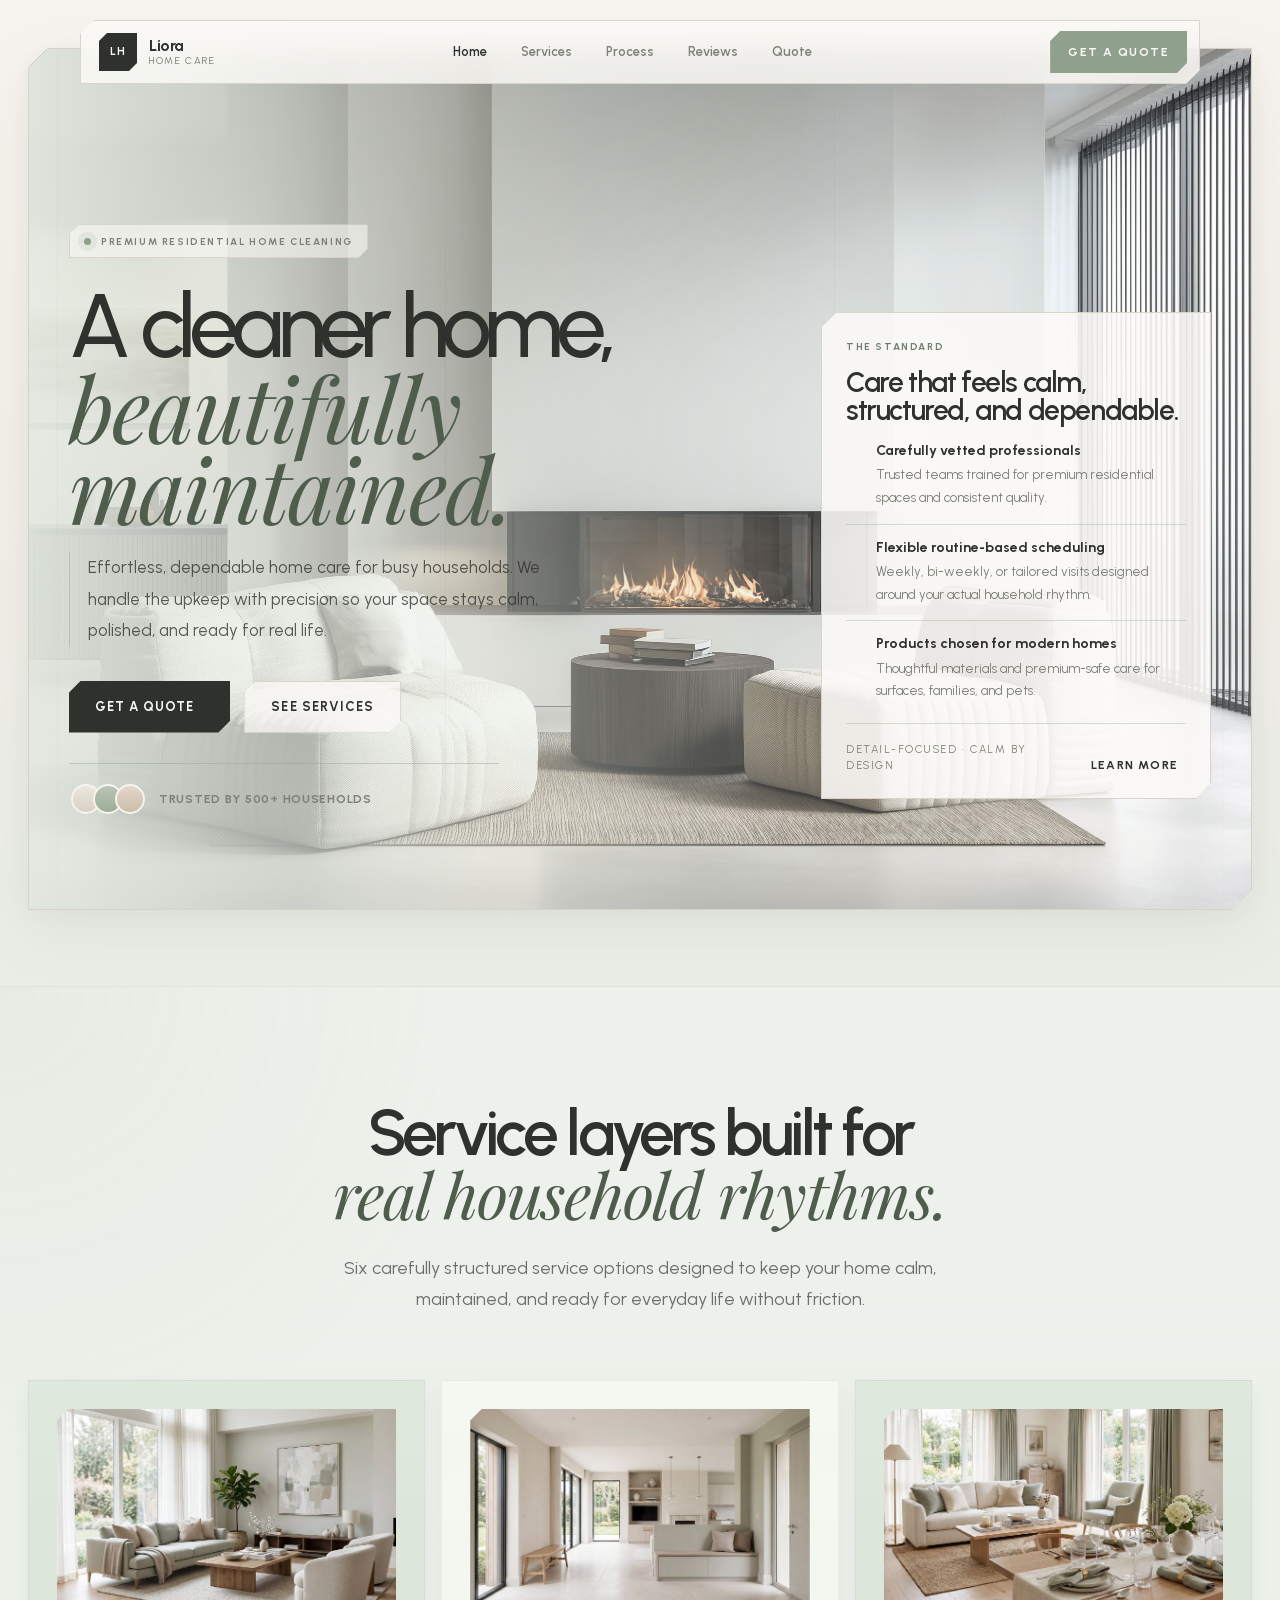
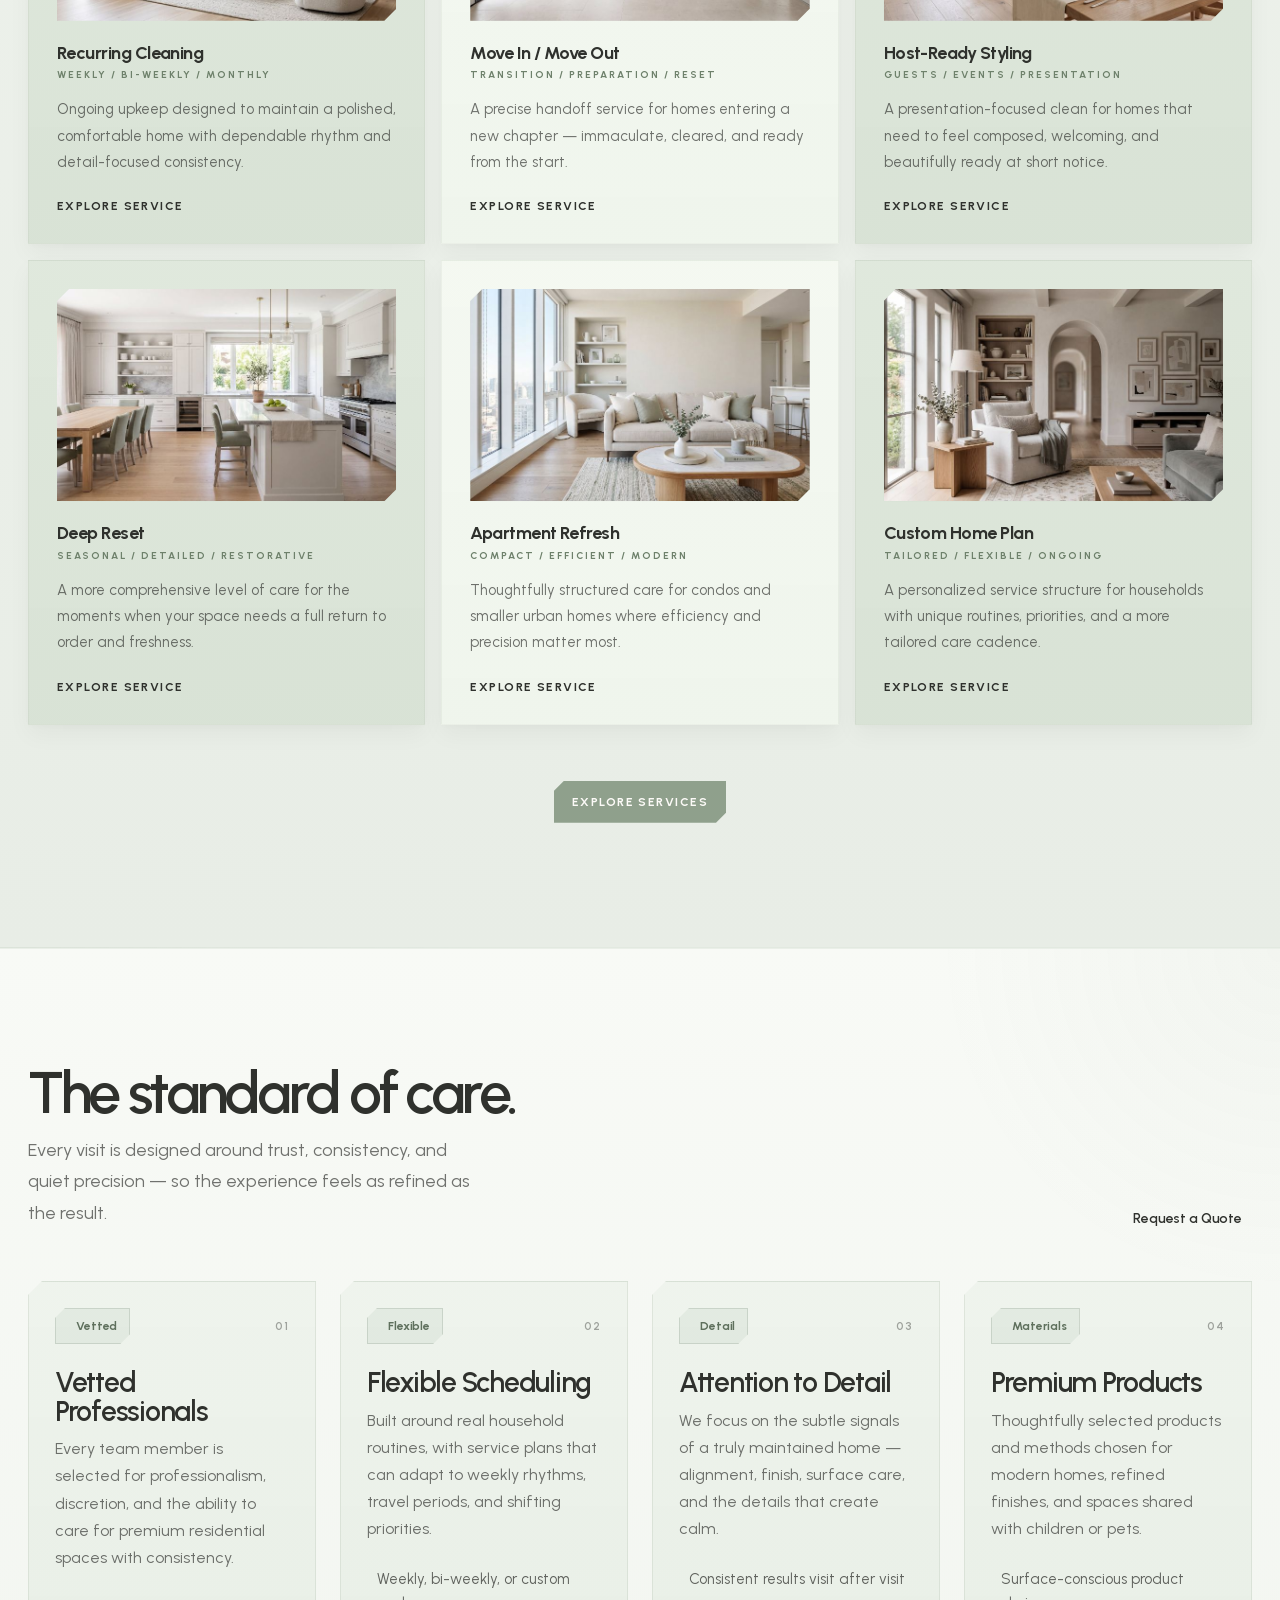
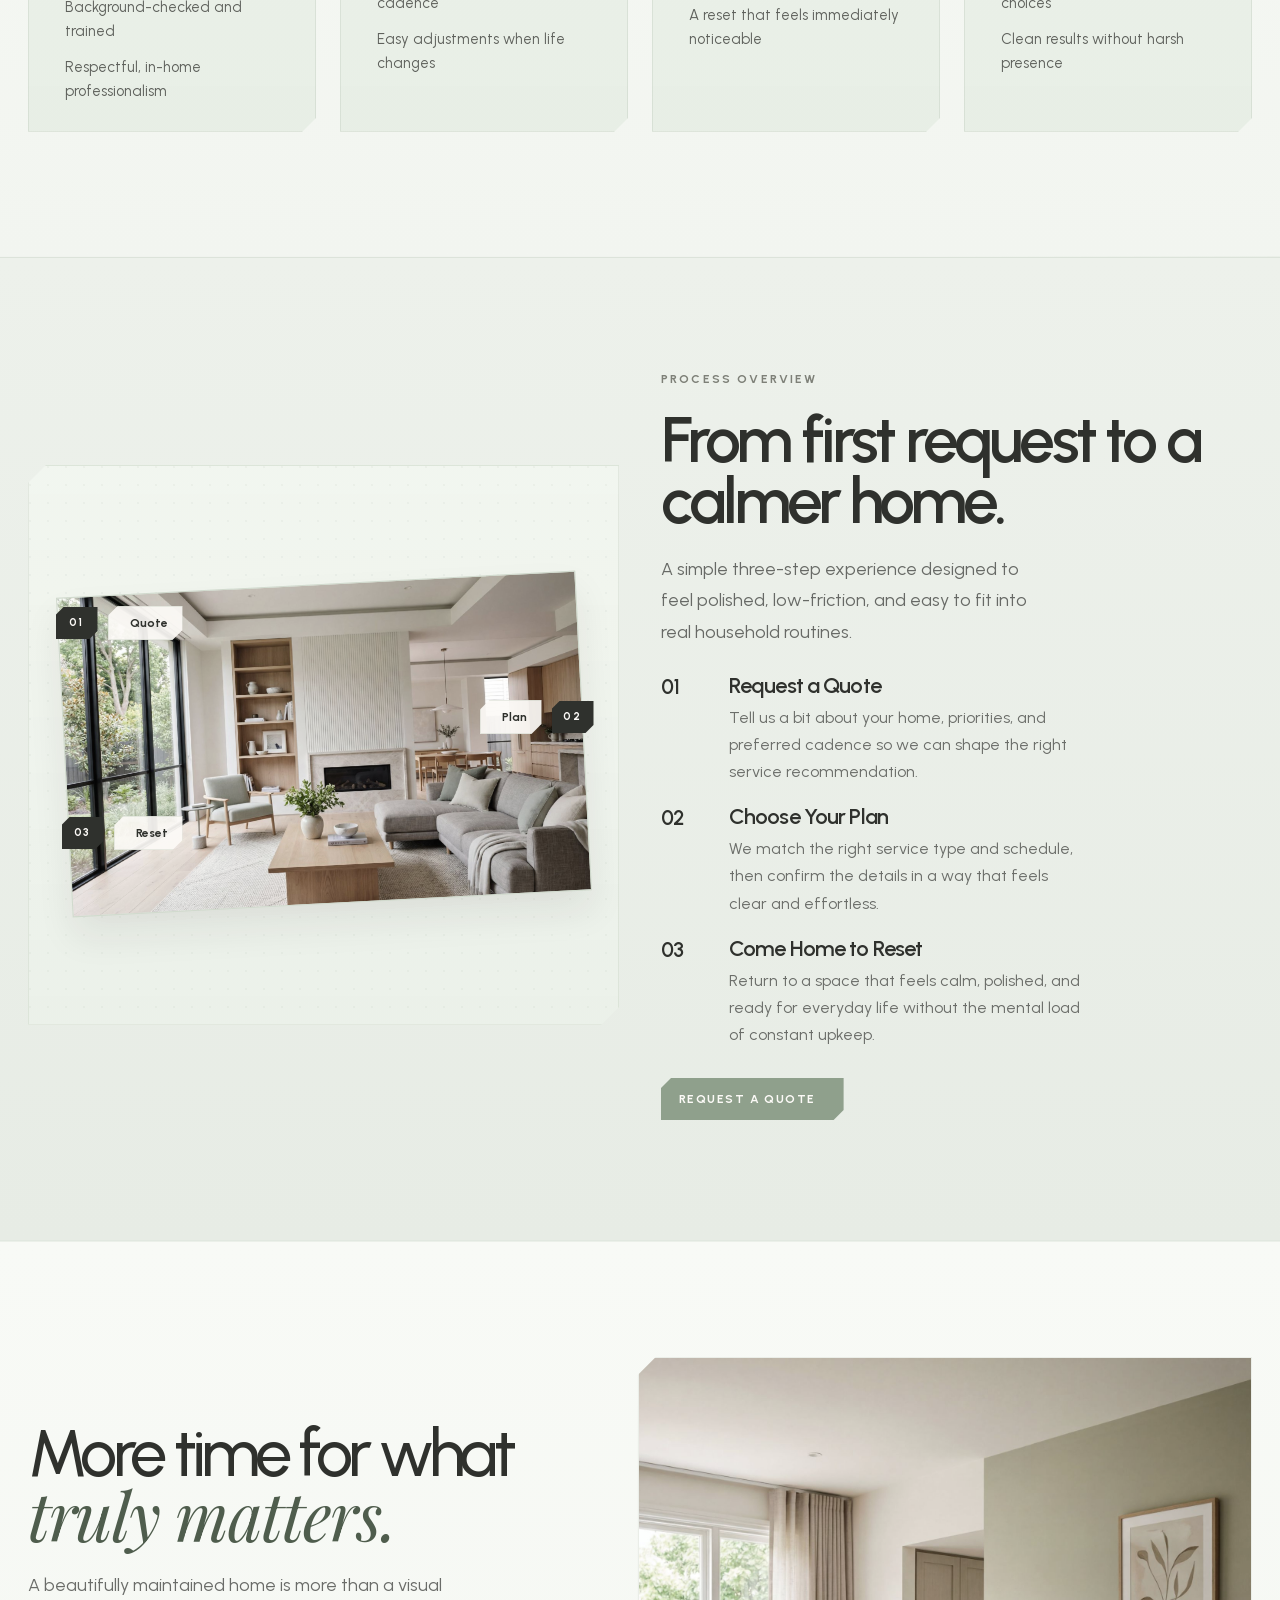
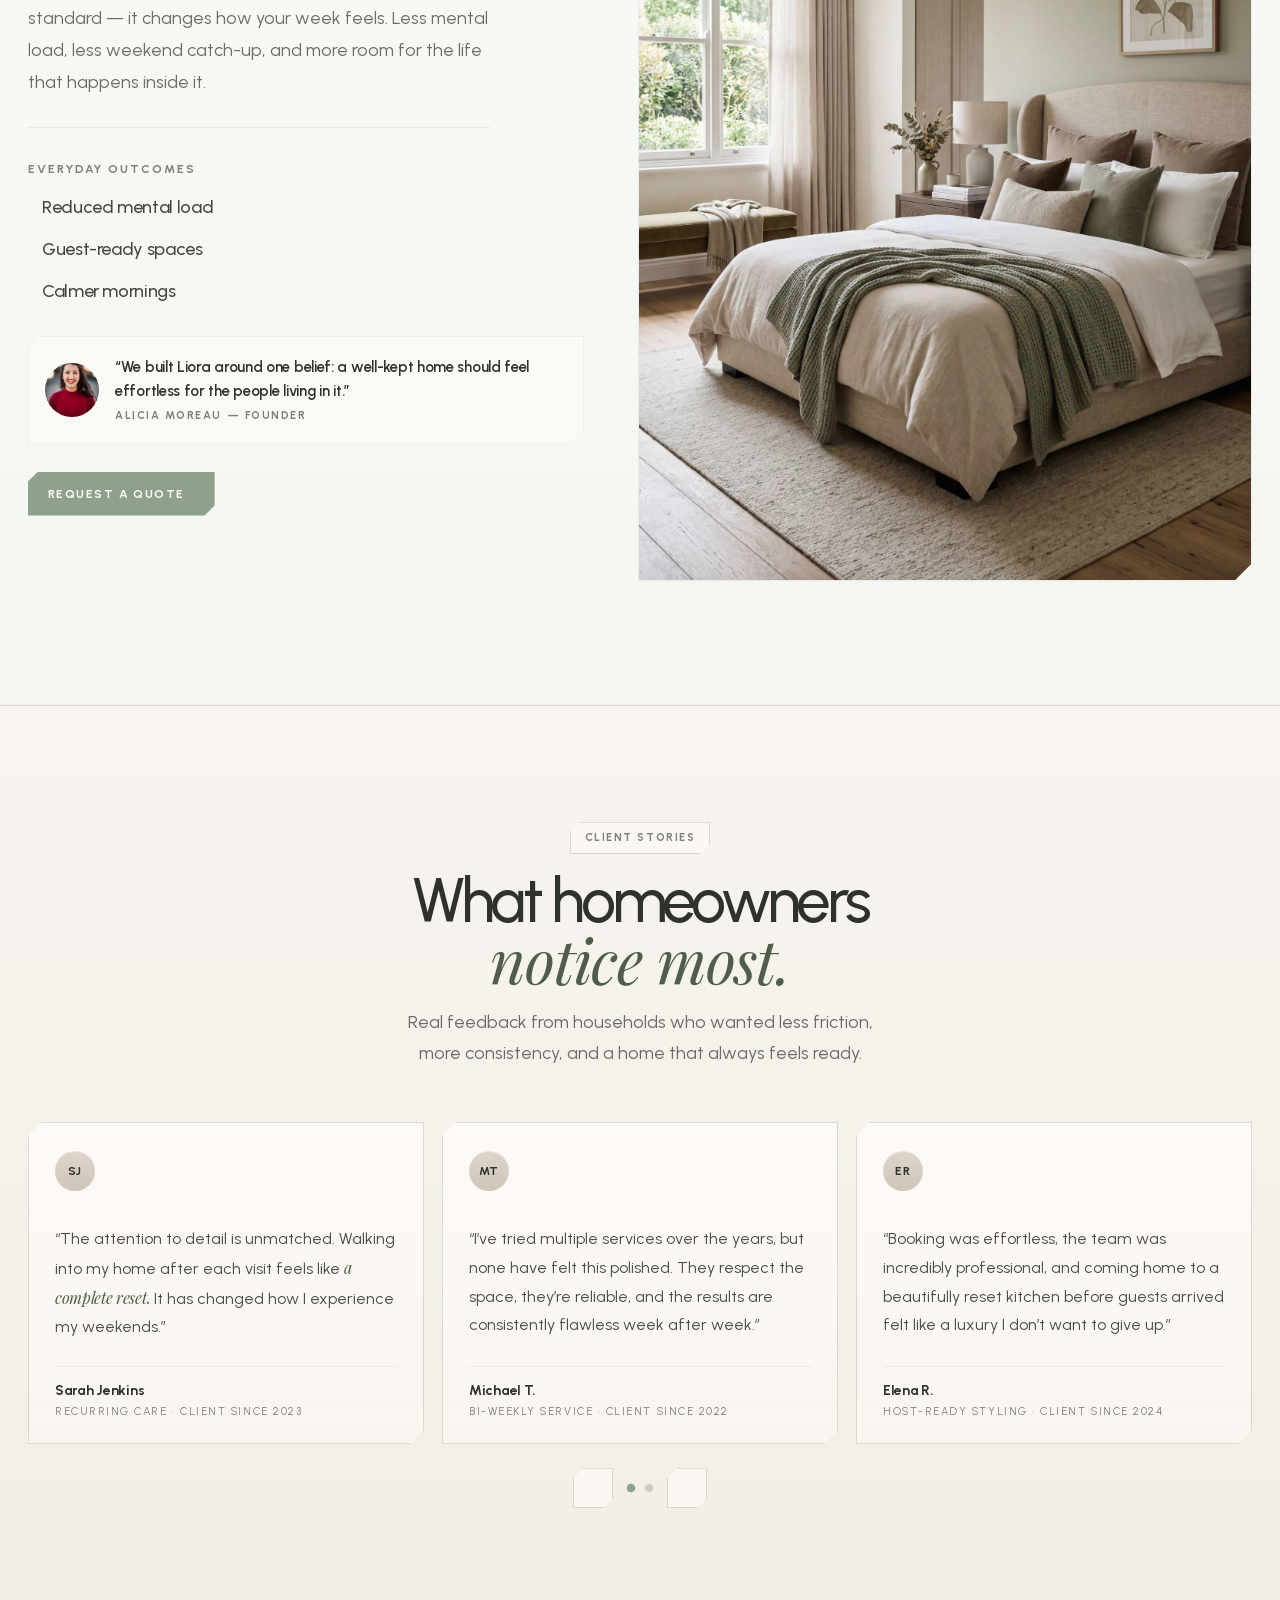
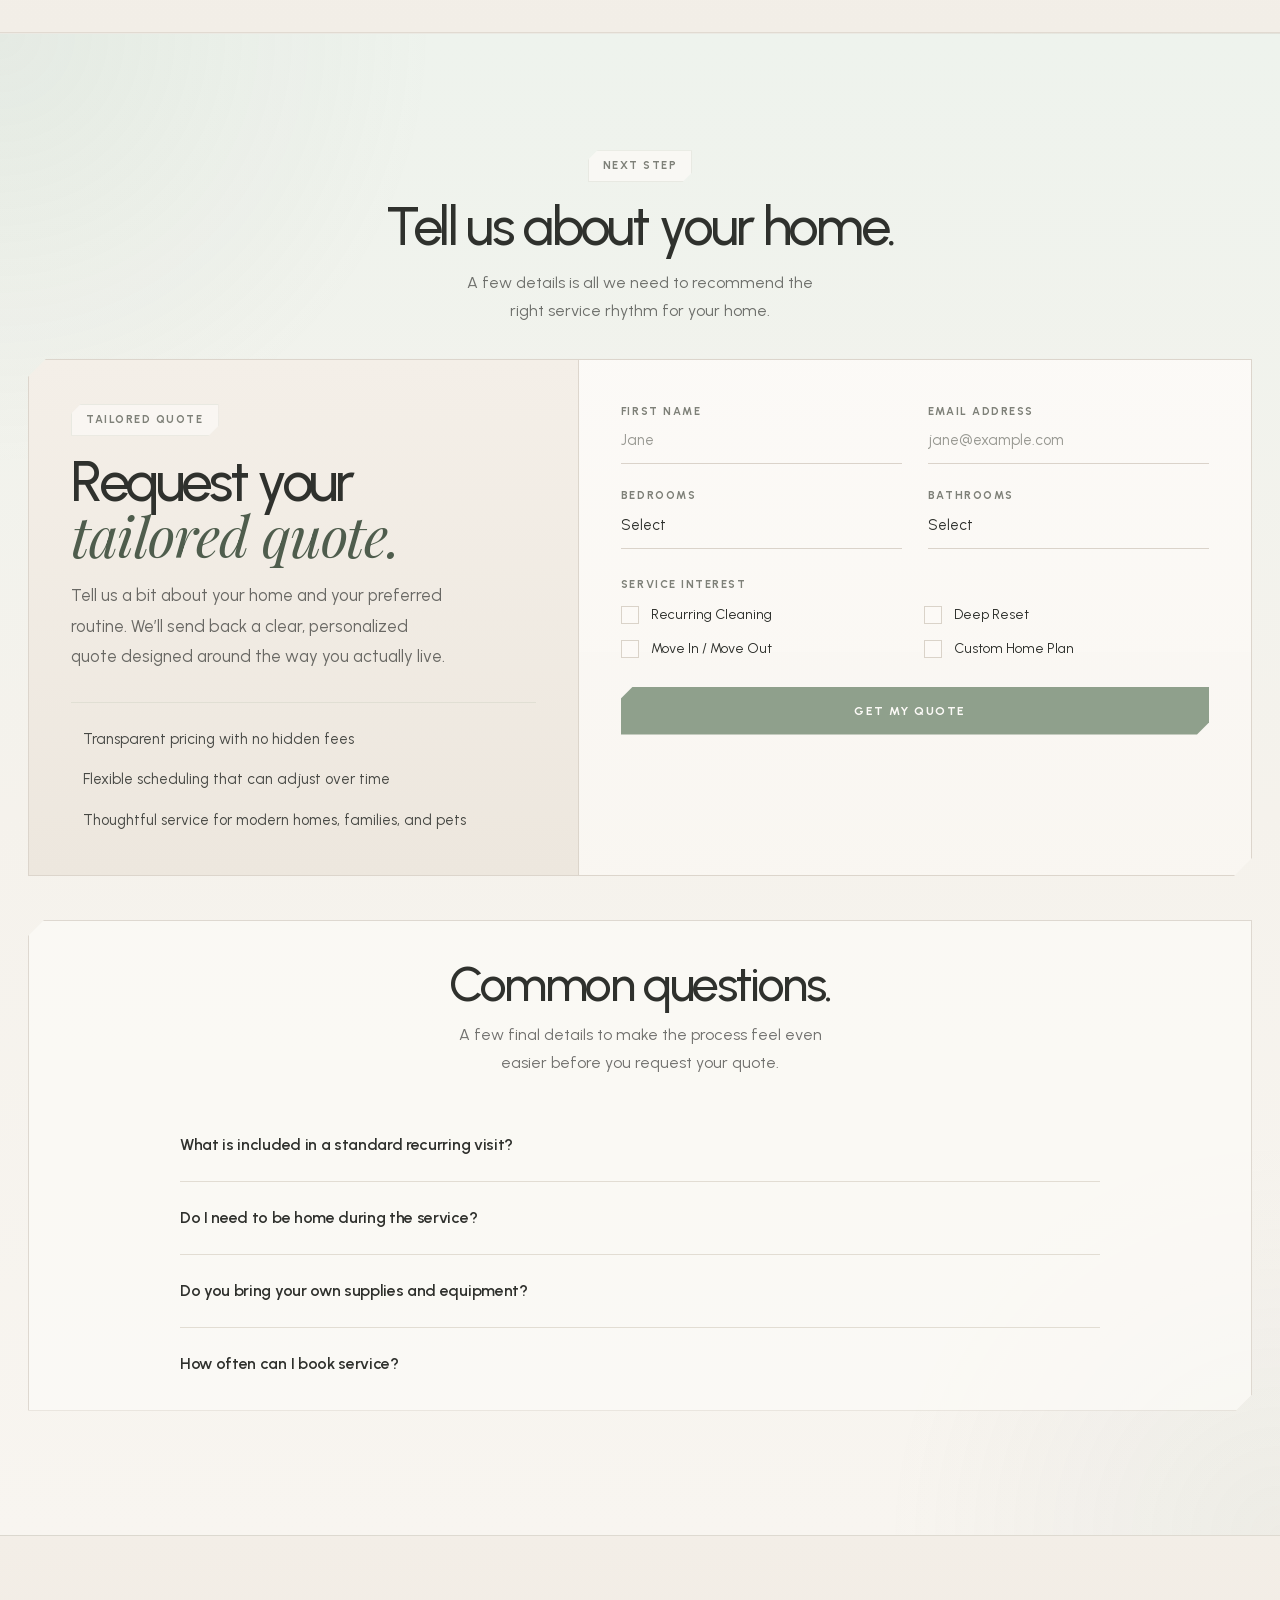
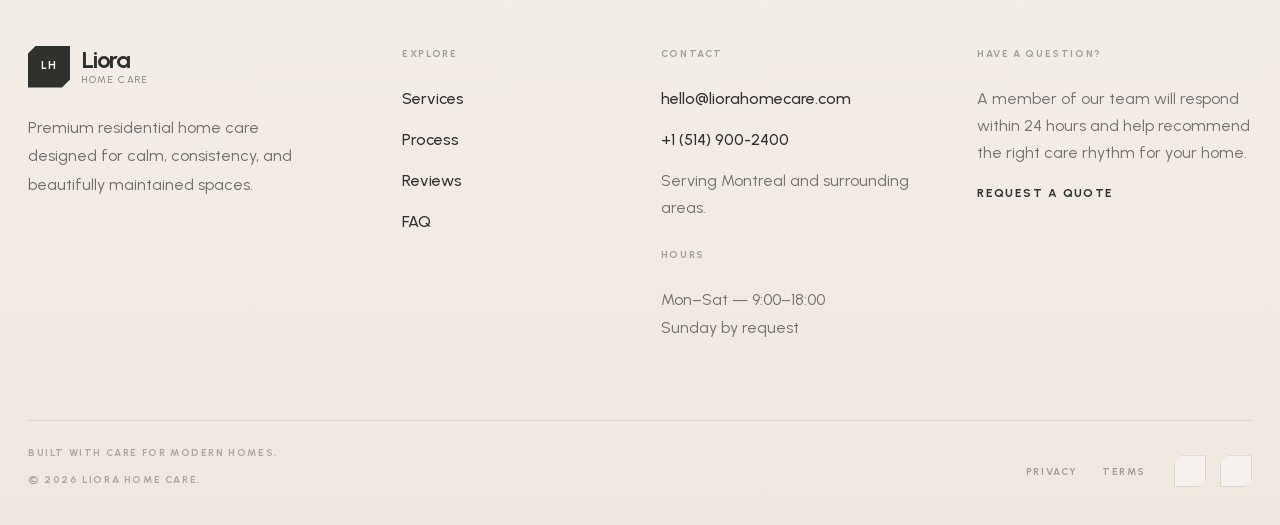
<file: templates/liora-homecare.aura.build/index.html>
<html lang="en"><head>
<script id="aura-supabase-token-firewall">(function () {
  if (window.__AURA_SUPABASE_FIREWALL__) return;
  window.__AURA_SUPABASE_FIREWALL__ = true;

  var SUPABASE_HOST = "hoirqrkdgbmvpwutwuwj.supabase.co";
  var BLOCKED_KEY_PATTERNS = [
    /^sb-[a-z0-9-]+-auth-token$/i,
    /^supabase\.auth\.token$/i
  ];

  function isBlockedStorageKey(key) {
    if (typeof key !== "string") return false;
    for (var i = 0; i < BLOCKED_KEY_PATTERNS.length; i++) {
      if (BLOCKED_KEY_PATTERNS[i].test(key)) return true;
    }
    return false;
  }

  function toAbsoluteUrl(input) {
    try {
      return new URL(input, window.location.href);
    } catch {
      return null;
    }
  }

  function isSupabaseDestination(input) {
    var parsed = toAbsoluteUrl(input);
    if (!parsed) return false;
    if (SUPABASE_HOST && parsed.host === SUPABASE_HOST) return true;
    return parsed.host.endsWith(".supabase.co");
  }

  function pathLooksSensitive(input) {
    var parsed = toAbsoluteUrl(input);
    if (!parsed) return false;
    return /^\/(auth|rest|functions)\/v1\//.test(parsed.pathname || "");
  }

  function headersContainAuth(headersLike) {
    if (!headersLike) return false;

    try {
      if (typeof Headers !== "undefined" && headersLike instanceof Headers) {
        return !!(headersLike.get("authorization") || headersLike.get("apikey"));
      }
    } catch {}

    if (Array.isArray(headersLike)) {
      for (var i = 0; i < headersLike.length; i++) {
        var pair = headersLike[i] || [];
        var name = String(pair[0] || "").toLowerCase();
        if (name === "authorization" || name === "apikey") return true;
      }
      return false;
    }

    if (typeof headersLike === "object") {
      var keys = Object.keys(headersLike);
      for (var j = 0; j < keys.length; j++) {
        var k = keys[j].toLowerCase();
        if (k === "authorization" || k === "apikey") return true;
      }
    }
    return false;
  }

  function requestLooksSensitive(input, init, extraHeaders) {
    var url = "";
    try {
      if (typeof input === "string") {
        url = input;
      } else if (input && typeof input.url === "string") {
        url = input.url;
      }
    } catch {}

    var headers =
      (init && init.headers) ||
      (input && input.headers) ||
      extraHeaders ||
      null;
    var hasAuthHeaders = headersContainAuth(headers);
    if (hasAuthHeaders) return true;

    if (!url) return false;
    if (isSupabaseDestination(url) && pathLooksSensitive(url)) return true;
    return false;
  }

  function patchStorage(storage, storageName) {
    if (!storage) return;
    var proto = Object.getPrototypeOf(storage);
    if (!proto || proto.__auraSupabaseFirewallPatched) return;

    var rawGetItem = proto.getItem;
    var rawSetItem = proto.setItem;
    var rawRemoveItem = proto.removeItem;
    var rawClear = proto.clear;
    var rawKey = proto.key;
    var rawLengthDescriptor = Object.getOwnPropertyDescriptor(proto, "length");
    var rawLengthGet = rawLengthDescriptor && rawLengthDescriptor.get;

    function getRawLength(instance) {
      try {
        if (rawLengthGet) return Number(rawLengthGet.call(instance) || 0);
      } catch {}
      try {
        return Number(instance.length || 0);
      } catch {}
      return 0;
    }

    function getVisibleKeys(instance) {
      var visible = [];
      var total = getRawLength(instance);
      for (var i = 0; i < total; i++) {
        var currentKey = rawKey.call(instance, i);
        if (currentKey && !isBlockedStorageKey(currentKey)) {
          visible.push(currentKey);
        }
      }
      return visible;
    }

    function maskBlockedKeyProperty(instance, keyName) {
      if (!keyName || !isBlockedStorageKey(keyName)) return;
      try {
        Object.defineProperty(instance, keyName, {
          configurable: true,
          enumerable: false,
          get: function () {
            return null;
          },
          set: function () {
            return true;
          }
        });
      } catch {}
    }

    function syncBlockedKeyProperties(instance) {
      var total = getRawLength(instance);
      for (var i = 0; i < total; i++) {
        var k = rawKey.call(instance, i);
        if (k) maskBlockedKeyProperty(instance, k);
      }
    }

    proto.getItem = function (key) {
      syncBlockedKeyProperties(this);
      if (isBlockedStorageKey(String(key))) return null;
      return rawGetItem.call(this, key);
    };

    proto.setItem = function (key, value) {
      if (isBlockedStorageKey(String(key))) return;
      return rawSetItem.call(this, key, value);
    };

    proto.removeItem = function (key) {
      if (isBlockedStorageKey(String(key))) return;
      return rawRemoveItem.call(this, key);
    };

    proto.clear = function () {
      if (typeof rawClear !== "function") return;

      // Preserve blocked keys across clear() to prevent auth token/session wipe.
      var preservedBlockedEntries = [];
      var total = getRawLength(this);
      for (var i = 0; i < total; i++) {
        var blockedKey = rawKey.call(this, i);
        if (blockedKey && isBlockedStorageKey(blockedKey)) {
          preservedBlockedEntries.push([
            blockedKey,
            rawGetItem.call(this, blockedKey),
          ]);
        }
      }

      rawClear.call(this);

      for (var j = 0; j < preservedBlockedEntries.length; j++) {
        var entry = preservedBlockedEntries[j];
        var key = entry[0];
        var value = entry[1];
        if (typeof key === "string" && typeof value === "string") {
          rawSetItem.call(this, key, value);
        }
      }

      syncBlockedKeyProperties(this);
    };

    proto.key = function (index) {
      syncBlockedKeyProperties(this);
      var visible = getVisibleKeys(this);
      return visible[index] || null;
    };

    try {
      Object.defineProperty(proto, "length", {
        configurable: true,
        enumerable: false,
        get: function () {
          syncBlockedKeyProperties(this);
          return getVisibleKeys(this).length;
        }
      });
    } catch {}

    var proxyStorage = null;
    try {
      proxyStorage = new Proxy(storage, {
        get: function (target, prop) {
          if (typeof prop === "string" && isBlockedStorageKey(prop)) return null;
          if (prop === "length") return getVisibleKeys(target).length;
          if (prop === "key") {
            return function (index) {
              var visible = getVisibleKeys(target);
              return visible[index] || null;
            };
          }
          if (prop === "clear") {
            return function () {
              if (typeof rawClear !== "function") return;

              var preservedBlockedEntries = [];
              var total = getRawLength(target);
              for (var i = 0; i < total; i++) {
                var blockedKey = rawKey.call(target, i);
                if (blockedKey && isBlockedStorageKey(blockedKey)) {
                  preservedBlockedEntries.push([
                    blockedKey,
                    rawGetItem.call(target, blockedKey),
                  ]);
                }
              }

              rawClear.call(target);

              for (var j = 0; j < preservedBlockedEntries.length; j++) {
                var entry = preservedBlockedEntries[j];
                var key = entry[0];
                var value = entry[1];
                if (typeof key === "string" && typeof value === "string") {
                  rawSetItem.call(target, key, value);
                }
              }

              syncBlockedKeyProperties(target);
            };
          }

          var value = target[prop];
          if (typeof value === "function") return value.bind(target);
          return value;
        },
        set: function (target, prop, value) {
          if (typeof prop === "string" && isBlockedStorageKey(prop)) return true;
          target[prop] = value;
          return true;
        },
        has: function (target, prop) {
          if (typeof prop === "string" && isBlockedStorageKey(prop)) return false;
          return prop in target;
        },
        deleteProperty: function (target, prop) {
          if (typeof prop === "string" && isBlockedStorageKey(prop)) return true;
          try {
            delete target[prop];
          } catch {}
          return true;
        },
        ownKeys: function (target) {
          return getVisibleKeys(target);
        },
        getOwnPropertyDescriptor: function (target, prop) {
          if (typeof prop === "string" && isBlockedStorageKey(prop)) {
            return undefined;
          }
          if (prop === "length") {
            return {
              configurable: true,
              enumerable: false,
              value: getVisibleKeys(target).length,
              writable: false
            };
          }
          return Object.getOwnPropertyDescriptor(target, prop);
        }
      });
    } catch {}

    try {
      if (proxyStorage) {
        Object.defineProperty(window, storageName, {
          configurable: true,
          enumerable: true,
          get: function () {
            return proxyStorage;
          }
        });
      }
    } catch {}

    syncBlockedKeyProperties(storage);
    proto.__auraSupabaseFirewallPatched = true;
  }

  function patchCookieAccess() {
    try {
      var cookieDescriptor = Object.getOwnPropertyDescriptor(Document.prototype, "cookie");
      if (!cookieDescriptor || !cookieDescriptor.configurable) return;

      Object.defineProperty(document, "cookie", {
        configurable: true,
        enumerable: false,
        get: function () {
          return "";
        },
        set: function () {
          return true;
        }
      });
    } catch {}
  }

  function patchFetch() {
    if (typeof window.fetch !== "function") return;
    var rawFetch = window.fetch.bind(window);
    window.fetch = function (input, init) {
      if (requestLooksSensitive(input, init, null)) {
        return Promise.reject(new Error("Blocked by Aura security policy"));
      }
      return rawFetch(input, init);
    };
  }

  function patchXHR() {
    if (typeof XMLHttpRequest === "undefined") return;
    var rawOpen = XMLHttpRequest.prototype.open;
    var rawSetHeader = XMLHttpRequest.prototype.setRequestHeader;
    var rawSend = XMLHttpRequest.prototype.send;

    XMLHttpRequest.prototype.open = function (method, url) {
      this.__auraRequestUrl = String(url || "");
      this.__auraHeaders = {};
      return rawOpen.apply(this, arguments);
    };

    XMLHttpRequest.prototype.setRequestHeader = function (name, value) {
      if (!this.__auraHeaders) this.__auraHeaders = {};
      this.__auraHeaders[String(name || "").toLowerCase()] = String(value || "");
      return rawSetHeader.apply(this, arguments);
    };

    XMLHttpRequest.prototype.send = function () {
      if (requestLooksSensitive(this.__auraRequestUrl || "", null, this.__auraHeaders || null)) {
        throw new Error("Blocked by Aura security policy");
      }
      return rawSend.apply(this, arguments);
    };
  }

  function patchBeacon() {
    if (typeof navigator.sendBeacon !== "function") return;
    var rawBeacon = navigator.sendBeacon.bind(navigator);
    navigator.sendBeacon = function (url, data) {
      if (requestLooksSensitive(url, null, null)) return false;
      return rawBeacon(url, data);
    };
  }

  function patchWebSocket() {
    if (typeof WebSocket === "undefined") return;
    var RawWebSocket = WebSocket;
    window.WebSocket = function (url, protocols) {
      if (requestLooksSensitive(String(url || ""), null, null)) {
        throw new Error("Blocked by Aura security policy");
      }
      return new RawWebSocket(url, protocols);
    };
    window.WebSocket.prototype = RawWebSocket.prototype;
  }

  patchStorage(window.localStorage, "localStorage");
  patchStorage(window.sessionStorage, "sessionStorage");
  patchCookieAccess();
  patchFetch();
  patchXHR();
  patchBeacon();
  patchWebSocket();
})();</script><meta charset="utf-8"/>
<meta content="width=device-width, initial-scale=1.0" name="viewport"/>
<title>Liora Home Care</title>
<link href="https://fonts.googleapis.com" rel="preconnect"/>
<link crossorigin="" href="https://fonts.gstatic.com" rel="preconnect"/>
<link href="assets/css2_69c60af71610.css" rel="stylesheet"/>
<script src="assets/resource_3fa48481346f"></script>
<script src="assets/iconify-icon_e19829e7f0e8.js"></script>
<style>
/* =========================================================
GLOBAL / FOUNDATION
========================================================= */
:root {
--hc-bg: #f7f3ee;
--hc-surface: rgba(252, 250, 247, 0.72);
--hc-surface-strong: rgba(252, 250, 247, 0.88);
--hc-text: #2f312d;
--hc-text-soft: #7e8078;
--hc-line: #d8d1c7;
--hc-accent: #8fa08c;
--hc-accent-dark: #6f7f6d;
--hc-shadow: 0 24px 60px rgba(32, 28, 23, 0.1);
--hc-shadow-soft: 0 12px 28px rgba(32, 28, 23, 0.08);
}
* {
box-sizing: border-box;
}
html {
scroll-behavior: smooth;
}
body {
margin: 0;
background: var(--hc-bg);
color: var(--hc-text);
font-family: 'Urbanist', sans-serif;
-webkit-font-smoothing: antialiased;
text-rendering: optimizeLegibility;
}
a {
text-decoration: none;
}
.hero-font-serif {
font-family: 'Playfair Display', serif;
font-style: italic;
font-weight: 400;
letter-spacing: -0.02em;
}
/* =========================================================
SECTION 1: HERO
========================================================= */
.hero-homecare {
position: relative;
width: 100%;
overflow: hidden;
background: linear-gradient(180deg, #f7f3ee 0%, #f1eee8 62%, #e8ede6 100%);
}
.hero-shell {
position: relative;
z-index: 2;
max-width: 1440px;
margin: 0 auto;
padding: 48px 28px 76px;
filter:
drop-shadow(0 18px 30px rgba(82, 96, 79, 0.08)) drop-shadow(0 4px 12px rgba(82, 96, 79, 0.04));
}
.hero-frame {
position: relative;
min-height: 860px;
overflow: hidden;
background: #ece6de;
border: 1px solid var(--hc-line);
box-shadow: 0 4px 12px rgba(32, 28, 23, 0.03);
clip-path: polygon(20px 0, 100% 0, 100% calc(100% - 20px), calc(100% - 20px) 100%, 0 100%, 0 20px);
}
.hero-grid-lines {
position: absolute;
inset: 0;
z-index: 1;
display: flex;
justify-content: space-between;
padding: 0 28px;
pointer-events: none;
opacity: 0.45;
}
.hero-grid-line {
width: 1px;
height: 100%;
background: linear-gradient(180deg,
rgba(47, 49, 45, 0.06),
rgba(47, 49, 45, 0.10),
rgba(47, 49, 45, 0.04));
}
.hero-bg {
position: absolute;
inset: 0;
z-index: 0;
}
.hero-bg img {
width: 100%;
height: 100%;
object-fit: cover;
object-position: center;
transform: scale(1.01);
}
.hero-bg::after {
content: "";
position: absolute;
inset: 0;
background:
linear-gradient(90deg,
rgba(232, 239, 231, 0.92) 0%,
rgba(232, 239, 231, 0.56) 28%,
rgba(232, 239, 231, 0.15) 62%,
rgba(232, 239, 231, 0.02) 100%),
linear-gradient(180deg,
rgba(232, 239, 231, 0.02),
rgba(232, 239, 231, 0.10) 70%,
rgba(232, 239, 231, 0.16) 100%);
pointer-events: none;
}
.hero-nav-wrap {
position: fixed;
top: 20px;
left: 0;
right: 0;
z-index: 9999;
display: flex;
justify-content: center;
padding: 0 28px;
pointer-events: none;
}
.hero-nav {
width: min(100%, 1120px);
display: flex;
align-items: center;
justify-content: space-between;
gap: 24px;
padding: 10px 12px 10px 18px;
background: rgba(252, 250, 247, 0.82);
backdrop-filter: blur(16px);
border: 1px solid rgba(216, 209, 199, 0.92);
box-shadow:
0 18px 40px rgba(32, 28, 23, 0.14),
0 6px 18px rgba(32, 28, 23, 0.08);
clip-path: polygon(14px 0, 100% 0, 100% calc(100% - 14px), calc(100% - 14px) 100%, 0 100%, 0 14px);
pointer-events: auto;
}
.hero-brand {
display: flex;
align-items: center;
gap: 12px;
min-width: 0;
}
.hero-brand-mark {
width: 38px;
height: 38px;
display: inline-flex;
align-items: center;
justify-content: center;
background: var(--hc-text);
color: #fcfaf7;
border: 1px solid rgba(47, 49, 45, 0.10);
font-size: 11px;
font-weight: 700;
letter-spacing: 0.12em;
text-transform: uppercase;
clip-path: polygon(8px 0, 100% 0, 100% calc(100% - 8px), calc(100% - 8px) 100%, 0 100%, 0 8px);
flex: 0 0 auto;
}
.hero-brand-text {
display: flex;
flex-direction: column;
gap: 2px;
}
.hero-brand-name {
font-size: 16px;
line-height: 1;
font-weight: 700;
letter-spacing: -0.03em;
color: var(--hc-text);
}
.hero-brand-sub {
font-size: 10px;
line-height: 1;
letter-spacing: 0.16em;
text-transform: uppercase;
color: var(--hc-text-soft);
}
.hero-nav-links {
display: flex;
align-items: center;
gap: 34px;
}
.hero-nav-links a {
font-size: 13px;
font-weight: 600;
color: var(--hc-text-soft);
transition: color 180ms ease, opacity 180ms ease;
}
.hero-nav-links a:hover,
.hero-nav-links a.is-active {
color: var(--hc-text);
}
.hero-nav-cta {
display: inline-flex;
align-items: center;
justify-content: center;
min-height: 42px;
padding: 0 18px;
background: var(--hc-accent);
color: #fcfaf7;
font-size: 12px;
font-weight: 700;
letter-spacing: 0.12em;
text-transform: uppercase;
transition: background 180ms ease, transform 180ms ease;
clip-path: polygon(10px 0, 100% 0, 100% calc(100% - 10px), calc(100% - 10px) 100%, 0 100%, 0 10px);
}
.hero-nav-cta:hover {
background: var(--hc-accent-dark);
transform: translateY(-1px);
}
.hero-content {
position: relative;
z-index: 3;
width: 100%;
max-width: 1280px;
margin: 0 auto;
padding: 170px 40px 90px;
display: grid;
grid-template-columns: 1.05fr 0.95fr;
gap: 42px;
align-items: center;
min-height: 860px;
}
.hero-copy {
max-width: 620px;
}
.hero-eyebrow {
display: inline-flex;
align-items: center;
gap: 10px;
min-height: 34px;
padding: 0 14px;
margin-bottom: 28px;
background: rgba(252, 250, 247, 0.58);
border: 1px solid rgba(216, 209, 199, 0.90);
color: var(--hc-text-soft);
font-size: 10px;
font-weight: 700;
letter-spacing: 0.16em;
text-transform: uppercase;
backdrop-filter: blur(10px);
clip-path: polygon(10px 0, 100% 0, 100% calc(100% - 10px), calc(100% - 10px) 100%, 0 100%, 0 10px);
}
.hero-eyebrow-dot {
width: 7px;
height: 7px;
background: var(--hc-accent);
box-shadow: 0 0 0 6px rgba(143, 160, 140, 0.14);
border-radius: 999px;
flex: 0 0 auto;
}
.hero-title {
margin: 0 0 24px;
font-size: clamp(3.4rem, 7vw, 6.8rem);
line-height: 0.90;
letter-spacing: -0.075em;
font-weight: 500;
color: var(--hc-text);
}
.hero-title-accent {
display: block;
color: #4f5d4d;
}
.hero-description {
max-width: 510px;
margin: 0 0 34px;
padding-left: 18px;
border-left: 1px solid rgba(47, 49, 45, 0.16);
font-size: 17px;
line-height: 1.85;
color: rgba(47, 49, 45, 0.78);
}
.hero-actions {
display: flex;
flex-wrap: wrap;
gap: 14px;
margin-bottom: 30px;
}
.hero-btn-primary,
.hero-btn-secondary {
display: inline-flex;
align-items: center;
justify-content: center;
gap: 10px;
min-height: 52px;
padding: 0 26px;
font-size: 13px;
font-weight: 700;
letter-spacing: 0.08em;
text-transform: uppercase;
transition: transform 180ms ease, background 180ms ease, border-color 180ms ease, color 180ms ease;
}
.hero-btn-primary {
background: var(--hc-text);
color: #fcfaf7;
clip-path: polygon(12px 0, 100% 0, 100% calc(100% - 12px), calc(100% - 12px) 100%, 0 100%, 0 12px);
}
.hero-btn-primary:hover {
background: #1f201d;
transform: translateY(-1px);
}
.hero-btn-secondary {
background: rgba(252, 250, 247, 0.72);
border: 1px solid rgba(216, 209, 199, 0.95);
color: var(--hc-text);
clip-path: polygon(12px 0, 100% 0, 100% calc(100% - 12px), calc(100% - 12px) 100%, 0 100%, 0 12px);
}
.hero-btn-secondary:hover {
background: rgba(252, 250, 247, 0.62);
border-color: rgba(143, 160, 140, 0.80);
transform: translateY(-1px);
}
.hero-trust {
display: flex;
align-items: center;
gap: 14px;
max-width: 430px;
padding-top: 20px;
border-top: 1px solid rgba(143, 160, 140, 0.42);
}
.hero-trust-stack {
display: flex;
margin-left: 2px;
}
.hero-trust-dot {
width: 30px;
height: 30px;
margin-left: -8px;
border: 2px solid #f7f3ee;
border-radius: 999px;
background: linear-gradient(180deg, #dcd4ca, #cfc7bc);
}
.hero-trust-dot:first-child {
margin-left: 0;
background: linear-gradient(180deg, #ece6dd, #d9d0c4);
}
.hero-trust-dot:nth-child(2) {
background: linear-gradient(180deg, #b9c4b5, #9dad99);
}
.hero-trust-dot:nth-child(3) {
background: linear-gradient(180deg, #e2d7cb, #ccbda9);
}
.hero-trust-text {
font-size: 12px;
font-weight: 700;
letter-spacing: 0.06em;
text-transform: uppercase;
color: var(--hc-text-soft);
}
.hero-visual {
position: relative;
min-height: 560px;
display: flex;
align-items: flex-end;
justify-content: flex-end;
}
.hero-floating-card {
position: relative;
width: min(100%, 390px);
padding: 26px 24px 24px;
background: rgba(252, 250, 247, 0.88);
border: 1px solid rgba(216, 209, 199, 0.92);
backdrop-filter: blur(18px);
box-shadow: var(--hc-shadow);
clip-path: polygon(16px 0, 100% 0, 100% calc(100% - 16px), calc(100% - 16px) 100%, 0 100%, 0 16px);
}
.hero-card-kicker {
display: inline-block;
margin-bottom: 14px;
color: var(--hc-accent-dark);
font-size: 10px;
font-weight: 700;
letter-spacing: 0.16em;
text-transform: uppercase;
}
.hero-card-title {
margin: 0 0 18px;
color: var(--hc-text);
font-size: 28px;
line-height: 1;
letter-spacing: -0.05em;
font-weight: 600;
}
.hero-card-list {
display: grid;
gap: 14px;
margin: 0 0 20px;
padding: 0;
list-style: none;
}
.hero-card-item {
display: grid;
grid-template-columns: 18px 1fr;
gap: 12px;
align-items: start;
padding-top: 14px;
border-top: 1px solid rgba(143, 160, 140, 0.34);
}
.hero-card-item:first-child {
padding-top: 0;
border-top: none;
}
.hero-card-icon {
color: var(--hc-accent);
margin-top: 1px;
}
.hero-card-item strong {
display: block;
margin-bottom: 4px;
color: var(--hc-text);
font-size: 14px;
line-height: 1.3;
font-weight: 700;
}
.hero-card-item span {
display: block;
color: var(--hc-text-soft);
font-size: 13px;
line-height: 1.75;
}
.hero-card-footer {
display: flex;
align-items: flex-end;
justify-content: space-between;
gap: 16px;
padding-top: 18px;
border-top: 1px solid rgba(143, 160, 140, 0.34);
}
.hero-card-meta {
color: var(--hc-text-soft);
font-size: 11px;
line-height: 1.45;
letter-spacing: 0.14em;
text-transform: uppercase;
}
.hero-card-link {
display: inline-flex;
align-items: center;
gap: 8px;
color: var(--hc-text);
font-size: 12px;
font-weight: 700;
letter-spacing: 0.10em;
text-transform: uppercase;
white-space: nowrap;
}
@media (max-width: 1080px) {
.hero-content {
grid-template-columns: 1fr;
gap: 28px;
padding-top: 170px;
}
.hero-copy {
max-width: 100%;
}
.hero-visual {
min-height: auto;
justify-content: flex-start;
}
.hero-floating-card {
width: min(100%, 420px);
}
.hero-nav-links {
display: none;
}
}
@media (max-width: 720px) {
.hero-shell {
padding: 14px 14px 28px;
}
.hero-frame {
min-height: 860px;
}
.hero-nav-wrap {
top: 14px;
left: 14px;
right: 14px;
padding: 0;
}
.hero-nav {
padding: 10px 10px 10px 14px;
}
.hero-brand-sub {
display: none;
}
.hero-nav-cta {
min-height: 40px;
padding: 0 14px;
font-size: 11px;
}
.hero-content {
min-height: 860px;
padding: 132px 20px 54px;
}
.hero-grid-lines {
padding: 0 14px;
}
.hero-grid-line:nth-child(2),
.hero-grid-line:nth-child(3) {
display: none;
}
.hero-description {
padding-left: 14px;
font-size: 15px;
}
.hero-actions {
flex-direction: column;
align-items: stretch;
}
.hero-btn-primary,
.hero-btn-secondary {
width: 100%;
}
.hero-trust {
max-width: 100%;
}
.hero-floating-card {
width: 100%;
}
.hero-card-footer {
flex-direction: column;
align-items: flex-start;
}
}
/* =========================================================
SECTION 2: SERVICES CATALOG
========================================================= */
.services-catalog {
position: relative;
width: 100%;
background:
radial-gradient(circle at top left, rgba(143, 160, 140, 0.08), transparent 24%),
linear-gradient(180deg, #eef2ec 0%, #e8ede6 100%);
border-top: 1px solid rgba(143, 160, 140, 0.12);
border-bottom: 1px solid rgba(143, 160, 140, 0.12);
overflow: hidden;
}
.services-catalog-shell {
max-width: 1400px;
margin: 0 auto;
padding: 116px 28px 124px;
}
.services-catalog-head {
max-width: 1080px;
margin: 0 auto 64px;
text-align: center;
}
.services-catalog-title {
margin: 0;
color: var(--hc-text);
font-size: clamp(3rem, 5vw, 5.2rem);
line-height: 0.95;
letter-spacing: -0.06em;
font-weight: 600;
}
.services-catalog-title-accent {
color: #4f5d4d;
}
.services-catalog-description {
max-width: 58ch;
margin: 28px auto 0;
color: rgba(47, 49, 45, 0.68);
font-size: 18px;
line-height: 1.75;
}
.services-catalog-grid {
display: grid;
grid-template-columns: repeat(3, minmax(0, 1fr));
gap: 16px;
align-items: stretch;
}
.service-catalog-column {
display: grid;
grid-template-rows: repeat(2, 1fr);
gap: 16px;
}
.service-catalog-card {
position: relative;
display: flex;
flex-direction: column;
height: 100%;
padding: 28px;
background: linear-gradient(180deg, rgba(236, 242, 234, 0.96) 0%, rgba(230, 237, 228, 0.98) 100%);
border: 1px solid rgba(143, 160, 140, 0.10);
box-shadow:
0 10px 22px rgba(32, 28, 23, 0.04),
0 2px 8px rgba(32, 28, 23, 0.025);
transition: background 180ms ease, box-shadow 180ms ease, transform 180ms ease, border-color 180ms ease;
}
.service-catalog-column.is-outer .service-catalog-card {
background: linear-gradient(180deg, rgba(223, 232, 220, 0.98) 0%, rgba(216, 226, 213, 0.99) 100%);
}
.service-catalog-column.is-middle .service-catalog-card {
background: linear-gradient(180deg, rgba(244, 248, 241, 0.96) 0%, rgba(239, 245, 236, 0.98) 100%);
}
.service-catalog-card:hover {
transform: translateY(-2px);
box-shadow:
0 14px 28px rgba(32, 28, 23, 0.05),
0 4px 10px rgba(32, 28, 23, 0.03);
}
.service-catalog-media {
position: relative;
margin-bottom: 22px;
overflow: hidden;
background: #d9ded7;
aspect-ratio: 16 / 10;
clip-path: polygon(12px 0, 100% 0, 100% calc(100% - 12px), calc(100% - 12px) 100%, 0 100%, 0 12px);
box-shadow: 0 10px 24px rgba(32, 28, 23, 0.06);
}
.service-catalog-media img {
width: 100%;
height: 100%;
object-fit: cover;
object-position: center;
transition: transform 700ms ease;
}
.service-catalog-card:hover .service-catalog-media img {
transform: scale(1.04);
}
.service-catalog-body {
display: flex;
flex-direction: column;
flex: 1;
}
.service-catalog-label {
margin: 0 0 4px;
color: var(--hc-text);
font-size: 18px;
line-height: 1.15;
letter-spacing: -0.03em;
font-weight: 700;
}
.service-catalog-meta {
margin: 0 0 14px;
color: #6e816b;
font-size: 10px;
font-weight: 700;
letter-spacing: 0.20em;
text-transform: uppercase;
}
.service-catalog-copy {
margin: 0;
color: rgba(47, 49, 45, 0.68);
font-size: 15px;
line-height: 1.75;
}
.service-catalog-link {
display: inline-flex;
align-items: center;
gap: 8px;
margin-top: auto;
padding-top: 22px;
color: var(--hc-text);
font-size: 12px;
font-weight: 700;
letter-spacing: 0.12em;
text-transform: uppercase;
}
.service-catalog-link iconify-icon {
transition: transform 180ms ease;
}
.service-catalog-card:hover .service-catalog-link iconify-icon {
transform: translateX(2px);
}
.services-catalog-cta-wrap {
display: flex;
justify-content: center;
margin-top: 56px;
}
.services-catalog-button {
display: inline-flex;
align-items: center;
justify-content: center;
min-height: 42px;
padding: 0 18px;
background: var(--hc-accent);
color: #fcfaf7;
font-size: 12px;
font-weight: 700;
letter-spacing: 0.12em;
text-transform: uppercase;
transition: background 180ms ease, transform 180ms ease;
clip-path: polygon(10px 0, 100% 0, 100% calc(100% - 10px), calc(100% - 10px) 100%, 0 100%, 0 10px);
}
.services-catalog-button:hover {
background: var(--hc-accent-dark);
transform: translateY(-1px);
}
.service-catalog-reveal {
opacity: 0;
animation: heroFadeUp 0.8s ease-out forwards;
animation-play-state: paused;
}
.service-catalog-reveal.is-visible {
animation-play-state: running;
}
@media (max-width: 1080px) {
.services-catalog-shell {
padding: 102px 24px 112px;
}
.services-catalog-head {
max-width: 860px;
margin-bottom: 52px;
}
.services-catalog-description {
max-width: 46ch;
}
.services-catalog-grid {
grid-template-columns: 1fr;
}
.service-catalog-column {
grid-template-rows: auto;
}
}
@media (max-width: 720px) {
.services-catalog-shell {
padding: 88px 16px 94px;
}
.services-catalog-description {
max-width: 100%;
font-size: 16px;
}
.service-catalog-card {
padding: 22px;
}
.service-catalog-label {
font-size: 17px;
}
.services-catalog-cta-wrap {
margin-top: 42px;
}
}
/* =========================================================
SECTION 3: STANDARD OF CARE
========================================================= */
.standard-care {
position: relative;
width: 100%;
background:
radial-gradient(circle at top right, rgba(143, 160, 140, 0.05), transparent 22%),
linear-gradient(180deg, #f8faf6 0%, #f2f5f0 100%);
border-top: 1px solid rgba(143, 160, 140, 0.08);
border-bottom: 1px solid rgba(143, 160, 140, 0.08);
}
.standard-care-shell {
max-width: 1400px;
margin: 0 auto;
padding: 116px 28px 124px;
}
.standard-care-head {
display: flex;
align-items: flex-end;
justify-content: space-between;
gap: 32px;
margin-bottom: 52px;
}
.standard-care-head-copy {
max-width: 760px;
}
.standard-care-title {
margin: 0;
color: var(--hc-text);
font-size: clamp(2.6rem, 4.6vw, 4.6rem);
line-height: 0.95;
letter-spacing: -0.06em;
font-weight: 600;
}
.standard-care-description {
margin: 14px 0 0;
max-width: 42ch;
color: rgba(47, 49, 45, 0.68);
font-size: 18px;
line-height: 1.75;
}
.standard-care-link {
display: inline-flex;
align-items: center;
gap: 10px;
color: var(--hc-text);
font-size: 14px;
font-weight: 600;
letter-spacing: -0.01em;
white-space: nowrap;
transition: color 180ms ease, transform 180ms ease;
}
.standard-care-link iconify-icon {
transition: transform 180ms ease;
}
.standard-care-link:hover {
color: var(--hc-accent-dark);
}
.standard-care-link:hover iconify-icon {
transform: translateX(2px);
}
.standard-care-grid {
display: grid;
grid-template-columns: repeat(4, minmax(0, 1fr));
gap: 24px;
}
.standard-care-card {
position: relative;
min-height: 320px;
padding: 26px 26px 28px;
background: linear-gradient(180deg, rgba(238, 243, 236, 0.96) 0%, rgba(231, 238, 229, 0.98) 100%);
border: 1px solid rgba(143, 160, 140, 0.18);
box-shadow:
0 10px 24px rgba(82, 96, 79, 0.05),
0 2px 8px rgba(82, 96, 79, 0.03);
transition: transform 220ms ease, background 220ms ease, border-color 220ms ease, box-shadow 220ms ease;
clip-path: polygon(14px 0, 100% 0, 100% calc(100% - 14px), calc(100% - 14px) 100%, 0 100%, 0 14px);
}
.standard-care-card:hover {
transform: translateY(-2px);
background: linear-gradient(180deg, rgba(242, 247, 240, 0.98) 0%, rgba(235, 242, 233, 1) 100%);
border-color: rgba(143, 160, 140, 0.26);
box-shadow:
0 14px 30px rgba(82, 96, 79, 0.06),
0 4px 10px rgba(82, 96, 79, 0.04);
}
.standard-care-card-badge-row {
display: flex;
align-items: center;
justify-content: space-between;
gap: 14px;
margin-bottom: 24px;
}
.standard-care-card-badge {
display: inline-flex;
align-items: center;
gap: 8px;
min-height: 36px;
padding: 0 12px;
border: 1px solid rgba(111, 127, 109, 0.22);
background: rgba(143, 160, 140, 0.12);
color: #5f705d;
font-size: 12px;
font-weight: 700;
letter-spacing: -0.01em;
clip-path: polygon(10px 0, 100% 0, 100% calc(100% - 10px), calc(100% - 10px) 100%, 0 100%, 0 10px);
}
.standard-care-card-badge iconify-icon {
color: var(--hc-accent-dark);
}
.standard-care-card-index {
color: rgba(47, 49, 45, 0.42);
font-size: 12px;
font-weight: 600;
letter-spacing: 0.08em;
text-transform: uppercase;
}
.standard-care-card-title {
margin: 0 0 10px;
color: var(--hc-text);
font-size: 28px;
line-height: 1.02;
letter-spacing: -0.045em;
font-weight: 600;
}
.standard-care-card-text {
margin: 0;
color: rgba(47, 49, 45, 0.68);
font-size: 16px;
line-height: 1.7;
}
.standard-care-card-list {
display: grid;
gap: 12px;
margin: 24px 0 0;
padding: 0;
list-style: none;
}
.standard-care-card-list li {
display: flex;
align-items: flex-start;
gap: 10px;
color: rgba(47, 49, 45, 0.74);
font-size: 15px;
line-height: 1.6;
}
.standard-care-card-list iconify-icon {
color: var(--hc-accent);
margin-top: 2px;
flex: 0 0 auto;
}
.standard-care-reveal {
opacity: 0;
animation: heroFadeUp 0.8s ease-out forwards;
animation-play-state: paused;
}
.standard-care-reveal.is-visible {
animation-play-state: running;
}
@media (max-width: 1200px) {
.standard-care-grid {
grid-template-columns: repeat(2, minmax(0, 1fr));
}
}
@media (max-width: 1080px) {
.standard-care-shell {
padding: 102px 24px 112px;
}
.standard-care-head {
flex-direction: column;
align-items: flex-start;
margin-bottom: 44px;
}
.standard-care-description {
max-width: 48ch;
}
}
@media (max-width: 720px) {
.standard-care-shell {
padding: 88px 16px 94px;
}
.standard-care-grid {
grid-template-columns: 1fr;
gap: 18px;
}
.standard-care-card {
min-height: auto;
padding: 22px 22px 24px;
}
.standard-care-title {
font-size: clamp(2.2rem, 10vw, 3.2rem);
}
.standard-care-description {
max-width: 100%;
font-size: 16px;
}
.standard-care-card-title {
font-size: 24px;
}
}
/* =========================================================
SECTION 4: PROCESS
========================================================= */
.process-section {
position: relative;
width: 100%;
background: linear-gradient(180deg, #edf1eb 0%, #e7ece5 100%);
border-top: 1px solid rgba(143, 160, 140, 0.12);
border-bottom: 1px solid rgba(143, 160, 140, 0.12);
}
.process-shell {
max-width: 1280px;
margin: 0 auto;
padding: 112px 28px 120px;
}
.process-grid {
display: grid;
grid-template-columns: 1fr 1fr;
gap: 42px;
align-items: center;
}
.process-visual {
position: relative;
min-height: 560px;
overflow: hidden;
background: linear-gradient(180deg, rgba(242, 246, 240, 0.9) 0%, rgba(235, 241, 233, 0.94) 100%);
border: 1px solid rgba(143, 160, 140, 0.16);
box-shadow:
0 16px 34px rgba(82, 96, 79, 0.06),
0 5px 14px rgba(82, 96, 79, 0.035);
clip-path: polygon(18px 0, 100% 0, 100% calc(100% - 18px), calc(100% - 18px) 100%, 0 100%, 0 18px);
}
.process-visual::before {
content: "";
position: absolute;
inset: 0;
background-image: radial-gradient(circle at 1px 1px, rgba(143, 160, 140, 0.16) 1px, transparent 0);
background-size: 18px 18px;
opacity: 0.46;
pointer-events: none;
}
.process-stage {
position: relative;
width: min(100%, 520px);
height: 320px;
margin: 118px auto 0;
}
.process-plane-back,
.process-plane-mid,
.process-plane-front {
position: absolute;
inset: 0;
}
.process-plane-back {
inset: 32px;
transform: rotate(-10deg);
border: 1px dashed rgba(111, 127, 109, 0.22);
background: rgba(245, 248, 243, 0.26);
}
.process-plane-mid {
inset: 16px;
transform: rotate(-6deg);
border: 1px dashed rgba(111, 127, 109, 0.24);
background: rgba(238, 243, 236, 0.34);
}
.process-plane-front {
overflow: hidden;
transform: rotate(-3deg);
border: 1px solid rgba(143, 160, 140, 0.18);
background: #dfe6dc;
box-shadow: 0 20px 36px rgba(32, 28, 23, 0.08);
}
.process-plane-front img {
width: 100%;
height: 100%;
object-fit: cover;
object-position: center;
filter: saturate(0.9) contrast(0.97) brightness(1.01);
}
.process-chip-row {
position: absolute;
z-index: 3;
display: flex;
align-items: center;
gap: 10px;
}
.process-chip-row.top-left {
top: 22px;
left: -8px;
}
.process-chip-row.mid-right {
top: 116px;
right: -10px;
}
.process-chip-row.bottom-left {
bottom: 54px;
left: -2px;
}
.process-step-number {
display: inline-flex;
align-items: center;
justify-content: center;
width: 42px;
height: 32px;
background: var(--hc-text);
color: #fcfaf7;
font-size: 11px;
font-weight: 700;
letter-spacing: 0.16em;
text-transform: uppercase;
clip-path: polygon(8px 0, 100% 0, 100% calc(100% - 8px), calc(100% - 8px) 100%, 0 100%, 0 8px);
}
.process-chip {
display: inline-flex;
align-items: center;
gap: 7px;
min-height: 34px;
padding: 0 14px;
background: rgba(252, 250, 247, 0.92);
color: var(--hc-text);
border: 1px solid rgba(143, 160, 140, 0.18);
font-size: 12px;
font-weight: 700;
box-shadow: 0 8px 18px rgba(32, 28, 23, 0.05);
clip-path: polygon(10px 0, 100% 0, 100% calc(100% - 10px), calc(100% - 10px) 100%, 0 100%, 0 10px);
}
.process-chip iconify-icon {
color: var(--hc-accent-dark);
}
.process-copy {
display: flex;
flex-direction: column;
gap: 22px;
}
.process-kicker {
margin: 0;
color: var(--hc-text-soft);
font-size: 12px;
font-weight: 700;
letter-spacing: 0.18em;
text-transform: uppercase;
}
.process-title {
margin: 0;
color: var(--hc-text);
font-size: clamp(2.8rem, 5vw, 4.4rem);
line-height: 0.95;
letter-spacing: -0.06em;
font-weight: 600;
}
.process-description {
max-width: 34ch;
margin: 0;
color: rgba(47, 49, 45, 0.7);
font-size: 18px;
line-height: 1.75;
}
.process-steps {
display: grid;
gap: 20px;
margin-top: 4px;
}
.process-step {
display: grid;
grid-template-columns: 54px 1fr;
gap: 14px;
align-items: start;
}
.process-step-index {
padding-top: 2px;
color: var(--hc-text);
font-size: 21px;
line-height: 1;
font-weight: 600;
letter-spacing: -0.04em;
}
.process-step-title {
margin: 0 0 6px;
color: var(--hc-text);
font-size: 22px;
line-height: 1.08;
letter-spacing: -0.04em;
font-weight: 600;
}
.process-step-text {
max-width: 40ch;
margin: 0;
color: rgba(47, 49, 45, 0.68);
font-size: 16px;
line-height: 1.7;
}
.process-cta-wrap {
margin-top: 8px;
}
.process-cta {
display: inline-flex;
align-items: center;
gap: 10px;
min-height: 42px;
padding: 0 18px;
background: var(--hc-accent);
color: #fcfaf7;
font-size: 12px;
font-weight: 700;
letter-spacing: 0.12em;
text-transform: uppercase;
transition: background 180ms ease, transform 180ms ease;
clip-path: polygon(10px 0, 100% 0, 100% calc(100% - 10px), calc(100% - 10px) 100%, 0 100%, 0 10px);
}
.process-cta:hover {
background: var(--hc-accent-dark);
transform: translateY(-1px);
}
.process-reveal {
opacity: 0;
animation: heroFadeUp 0.8s ease-out forwards;
animation-play-state: paused;
}
.process-reveal.is-visible {
animation-play-state: running;
}
@media (max-width: 1080px) {
.process-shell {
padding: 100px 24px 108px;
}
.process-grid {
grid-template-columns: 1fr;
gap: 34px;
}
.process-copy {
order: 2;
}
.process-visual {
order: 1;
min-height: 500px;
}
.process-stage {
margin-top: 92px;
}
}
@media (max-width: 720px) {
.process-shell {
padding: 88px 16px 94px;
}
.process-visual {
min-height: 420px;
}
.process-stage {
width: 100%;
max-width: 340px;
height: 240px;
margin-top: 96px;
}
.process-step {
grid-template-columns: 44px 1fr;
gap: 12px;
}
.process-step-title {
font-size: 19px;
}
.process-step-text,
.process-description {
font-size: 15px;
}
.process-chip-row.top-left {
top: 6px;
left: -2px;
}
.process-chip-row.mid-right {
top: 82px;
right: -2px;
}
.process-chip-row.bottom-left {
bottom: 38px;
left: 0;
}
.process-chip {
min-height: 30px;
padding: 0 12px;
font-size: 11px;
}
.process-step-number {
width: 38px;
height: 30px;
font-size: 10px;
}
}
/* =========================================================
SECTION 5: LIFESTYLE OUTCOME
========================================================= */
.lifestyle-section {
position: relative;
width: 100%;
background: linear-gradient(180deg, #f8faf6 0%, #f3f6f1 100%);
border-top: 1px solid rgba(143, 160, 140, 0.08);
border-bottom: 1px solid rgba(143, 160, 140, 0.08);
overflow: hidden;
}
.lifestyle-shell {
max-width: 1400px;
margin: 0 auto;
padding: 116px 28px 124px;
}
.lifestyle-grid {
display: grid;
grid-template-columns: 0.95fr 1.05fr;
gap: 54px;
align-items: center;
}
.lifestyle-copy {
max-width: 620px;
}
.lifestyle-title {
margin: 0 0 24px;
color: var(--hc-text);
font-size: clamp(3.2rem, 5.2vw, 5.4rem);
line-height: 0.92;
letter-spacing: -0.07em;
font-weight: 500;
max-width: 13ch;
}
.lifestyle-title-line {
display: block;
white-space: nowrap;
}
.lifestyle-title-accent {
display: block;
color: #4f5d4d;
}
.lifestyle-description {
margin: 0 0 32px;
padding-bottom: 28px;
border-bottom: 1px solid rgba(143, 160, 140, 0.16);
color: rgba(47, 49, 45, 0.7);
font-size: 18px;
line-height: 1.8;
max-width: 42ch;
}
.lifestyle-outcomes {
margin-bottom: 32px;
}
.lifestyle-outcomes-label {
margin: 0 0 16px;
color: var(--hc-text-soft);
font-size: 12px;
font-weight: 700;
letter-spacing: 0.16em;
text-transform: uppercase;
}
.lifestyle-outcomes-list {
margin: 0;
padding: 0;
list-style: none;
display: grid;
gap: 16px;
}
.lifestyle-outcomes-list li {
display: flex;
align-items: center;
gap: 14px;
color: rgba(47, 49, 45, 0.9);
font-size: 18px;
line-height: 1.45;
font-weight: 500;
letter-spacing: -0.02em;
}
.lifestyle-outcomes-list iconify-icon {
color: var(--hc-accent-dark);
flex: 0 0 auto;
}
.lifestyle-note {
display: flex;
align-items: center;
gap: 16px;
margin-bottom: 28px;
padding: 18px 18px 18px 16px;
background: rgba(252, 250, 247, 0.76);
border: 1px solid rgba(143, 160, 140, 0.12);
box-shadow:
0 12px 28px rgba(82, 96, 79, 0.04),
0 2px 8px rgba(82, 96, 79, 0.03);
clip-path: polygon(14px 0, 100% 0, 100% calc(100% - 14px), calc(100% - 14px) 100%, 0 100%, 0 14px);
}
.lifestyle-note-avatar {
width: 54px;
height: 54px;
border-radius: 999px;
object-fit: cover;
flex: 0 0 auto;
}
.lifestyle-note-quote {
margin: 0;
color: var(--hc-text);
font-size: 15px;
line-height: 1.6;
font-weight: 600;
letter-spacing: -0.02em;
}
.lifestyle-note-meta {
margin: 5px 0 0;
color: var(--hc-text-soft);
font-size: 11px;
font-weight: 700;
letter-spacing: 0.14em;
text-transform: uppercase;
}
.lifestyle-cta {
display: inline-flex;
align-items: center;
gap: 10px;
min-height: 44px;
padding: 0 20px;
background: var(--hc-accent);
color: #fcfaf7;
font-size: 12px;
font-weight: 700;
letter-spacing: 0.12em;
text-transform: uppercase;
transition: background 180ms ease, transform 180ms ease;
clip-path: polygon(10px 0, 100% 0, 100% calc(100% - 10px), calc(100% - 10px) 100%, 0 100%, 0 10px);
}
.lifestyle-cta:hover {
background: var(--hc-accent-dark);
transform: translateY(-1px);
}
.lifestyle-visual {
position: relative;
min-height: 620px;
overflow: hidden;
background: rgba(252, 250, 247, 0.52);
border: 1px solid rgba(143, 160, 140, 0.14);
box-shadow:
0 18px 38px rgba(82, 96, 79, 0.06),
0 6px 16px rgba(82, 96, 79, 0.04);
clip-path: polygon(18px 0, 100% 0, 100% calc(100% - 18px), calc(100% - 18px) 100%, 0 100%, 0 18px);
}
.lifestyle-visual img {
width: 100%;
height: 100%;
object-fit: cover;
object-position: center;
filter: saturate(0.92) contrast(0.98) brightness(1.01);
}
.lifestyle-reveal {
opacity: 0;
animation: heroFadeUp 0.8s ease-out forwards;
animation-play-state: paused;
}
.lifestyle-reveal.is-visible {
animation-play-state: running;
}
@media (max-width: 1080px) {
.lifestyle-shell {
padding: 102px 24px 112px;
}
.lifestyle-grid {
grid-template-columns: 1fr;
gap: 34px;
}
.lifestyle-copy {
max-width: 100%;
}
.lifestyle-title {
max-width: 100%;
}
.lifestyle-visual {
min-height: 500px;
}
}
@media (max-width: 720px) {
.lifestyle-shell {
padding: 88px 16px 94px;
}
.lifestyle-title {
font-size: clamp(2.4rem, 10vw, 3.5rem);
max-width: 100%;
}
.lifestyle-title-line {
white-space: normal;
}
.lifestyle-description {
font-size: 16px;
max-width: 100%;
}
.lifestyle-outcomes-list li {
font-size: 16px;
}
.lifestyle-note {
align-items: flex-start;
}
.lifestyle-visual {
min-height: 420px;
}
}
/* =========================================================
SECTION 6: TESTIMONIALS CAROUSEL
========================================================= */
.testimonials-section {
position: relative;
width: 100%;
background: linear-gradient(180deg, #f7f3ee 0%, #f2eee7 100%);
border-top: 1px solid rgba(216, 209, 199, 0.72);
border-bottom: 1px solid rgba(216, 209, 199, 0.72);
overflow: hidden;
}
.testimonials-shell {
max-width: 1400px;
margin: 0 auto;
padding: 116px 28px 124px;
}
.testimonials-head {
max-width: 860px;
margin: 0 auto 52px;
text-align: center;
}
.testimonials-kicker {
display: inline-flex;
align-items: center;
min-height: 32px;
padding: 0 14px;
margin-bottom: 18px;
background: rgba(252, 250, 247, 0.7);
border: 1px solid rgba(216, 209, 199, 0.9);
color: var(--hc-text-soft);
font-size: 11px;
font-weight: 700;
letter-spacing: 0.14em;
text-transform: uppercase;
clip-path: polygon(10px 0, 100% 0, 100% calc(100% - 10px), calc(100% - 10px) 100%, 0 100%, 0 10px);
}
.testimonials-title {
margin: 0;
color: var(--hc-text);
font-size: clamp(2.9rem, 4.8vw, 4.8rem);
line-height: 0.95;
letter-spacing: -0.06em;
font-weight: 500;
}
.testimonials-title-line {
display: block;
white-space: nowrap;
}
.testimonials-title-accent {
display: block;
color: #4f5d4d;
}
.testimonials-description {
margin: 18px auto 0;
max-width: 46ch;
color: rgba(47, 49, 45, 0.7);
font-size: 18px;
line-height: 1.75;
}
.testimonials-carousel-wrap {
position: relative;
margin-top: 42px;
}
.testimonials-carousel-viewport {
overflow: hidden;
}
.testimonials-carousel-track {
display: flex;
transition: transform 500ms ease;
will-change: transform;
}
.testimonials-slide {
width: 100%;
flex-shrink: 0;
}
.testimonials-grid {
display: grid;
grid-template-columns: repeat(3, minmax(0, 1fr));
gap: 18px;
}
.testimonial-card {
position: relative;
display: flex;
flex-direction: column;
min-height: 320px;
padding: 28px 26px 24px;
background: linear-gradient(180deg, rgba(252, 250, 247, 0.92) 0%, rgba(248, 245, 240, 0.96) 100%);
border: 1px solid rgba(216, 209, 199, 0.84);
box-shadow:
0 10px 22px rgba(82, 96, 79, 0.035),
0 2px 8px rgba(82, 96, 79, 0.025);
transition: transform 220ms ease, box-shadow 220ms ease, border-color 220ms ease;
clip-path: polygon(14px 0, 100% 0, 100% calc(100% - 14px), calc(100% - 14px) 100%, 0 100%, 0 14px);
}
.testimonial-card:hover {
transform: translateY(-3px);
border-color: rgba(143, 160, 140, 0.26);
box-shadow:
0 14px 30px rgba(82, 96, 79, 0.05),
0 4px 12px rgba(82, 96, 79, 0.03);
}
.testimonial-avatar-row {
display: flex;
align-items: center;
gap: 12px;
}
.testimonial-avatar {
width: 40px;
height: 40px;
border-radius: 999px;
background: linear-gradient(180deg, #ddd4ca, #cfc6bb);
color: var(--hc-text);
display: inline-flex;
align-items: center;
justify-content: center;
font-size: 12px;
font-weight: 700;
letter-spacing: 0.08em;
text-transform: uppercase;
flex: 0 0 auto;
box-shadow: inset 0 1px 0 rgba(255, 255, 255, 0.35);
}
.testimonial-stars {
display: flex;
align-items: center;
gap: 4px;
margin: 18px 0 16px;
color: var(--hc-accent);
}
.testimonial-quote {
margin: 0;
color: rgba(47, 49, 45, 0.86);
font-size: 16px;
line-height: 1.8;
flex: 1;
}
.testimonial-quote-accent {
color: #4f5d4d;
}
.testimonial-footer {
margin-top: 24px;
padding-top: 16px;
border-top: 1px solid rgba(143, 160, 140, 0.14);
}
.testimonial-name {
color: var(--hc-text);
font-size: 14px;
line-height: 1.2;
font-weight: 700;
letter-spacing: -0.02em;
}
.testimonial-detail {
margin-top: 5px;
color: var(--hc-text-soft);
font-size: 11px;
line-height: 1.3;
letter-spacing: 0.14em;
text-transform: uppercase;
}
.testimonials-controls {
display: flex;
align-items: center;
justify-content: center;
gap: 14px;
margin-top: 24px;
}
.testimonials-nav-btn {
width: 40px;
height: 40px;
display: inline-flex;
align-items: center;
justify-content: center;
background: rgba(252, 250, 247, 0.74);
border: 1px solid rgba(216, 209, 199, 0.92);
color: var(--hc-text-soft);
transition: background 180ms ease, border-color 180ms ease, color 180ms ease, transform 180ms ease;
clip-path: polygon(10px 0, 100% 0, 100% calc(100% - 10px), calc(100% - 10px) 100%, 0 100%, 0 10px);
}
.testimonials-nav-btn:hover {
background: rgba(252, 250, 247, 0.96);
border-color: rgba(143, 160, 140, 0.24);
color: var(--hc-text);
transform: translateY(-1px);
}
.testimonials-indicators {
display: flex;
align-items: center;
gap: 10px;
}
.testimonials-indicator {
width: 8px;
height: 8px;
border-radius: 999px;
background: rgba(47, 49, 45, 0.18);
transition: background 180ms ease, transform 180ms ease;
cursor: pointer;
}
.testimonials-indicator.is-active {
background: var(--hc-accent);
transform: scale(1.08);
}
.testimonials-reveal {
opacity: 0;
animation: heroFadeUp 0.8s ease-out forwards;
animation-play-state: paused;
}
.testimonials-reveal.is-visible {
animation-play-state: running;
}
@media (max-width: 1080px) {
.testimonials-shell {
padding: 102px 24px 112px;
}
.testimonials-grid {
grid-template-columns: 1fr;
}
}
@media (max-width: 720px) {
.testimonials-shell {
padding: 88px 16px 94px;
}
.testimonials-title {
font-size: clamp(2.3rem, 10vw, 3.4rem);
}
.testimonials-title-line {
white-space: normal;
}
.testimonials-description {
font-size: 16px;
max-width: 100%;
}
.testimonial-card {
min-height: auto;
padding: 24px 22px 22px;
}
.testimonial-quote {
font-size: 15px;
}
.testimonials-controls {
gap: 12px;
margin-top: 20px;
}
.testimonials-nav-btn {
width: 38px;
height: 38px;
}
.testimonials-indicators {
gap: 8px;
}
}
/* =========================================================
SECTION 7: FINAL CONVERSION
========================================================= */
.final-conversion-section {
position: relative;
width: 100%;
background:
radial-gradient(circle at top left, rgba(143, 160, 140, 0.10), transparent 22%),
radial-gradient(circle at bottom right, rgba(111, 127, 109, 0.08), transparent 20%),
linear-gradient(180deg, #eef3ed 0%, #f5f2ec 52%, #f8f5f0 100%);
border-top: 1px solid rgba(143, 160, 140, 0.12);
border-bottom: 1px solid rgba(216, 209, 199, 0.72);
overflow: hidden;
}
.final-conversion-shell {
max-width: 1400px;
margin: 0 auto;
padding: 116px 28px 124px;
}
.final-conversion-intro {
max-width: 760px;
margin: 0 auto 34px;
text-align: center;
}
.final-conversion-intro-kicker {
display: inline-flex;
align-items: center;
min-height: 32px;
padding: 0 14px;
margin-bottom: 18px;
background: rgba(252, 250, 247, 0.72);
border: 1px solid rgba(143, 160, 140, 0.16);
color: var(--hc-text-soft);
font-size: 11px;
font-weight: 700;
letter-spacing: 0.14em;
text-transform: uppercase;
clip-path: polygon(10px 0, 100% 0, 100% calc(100% - 10px), calc(100% - 10px) 100%, 0 100%, 0 10px);
}
.final-conversion-intro-title {
margin: 0;
color: var(--hc-text);
font-size: clamp(2.4rem, 4.2vw, 3.8rem);
line-height: 0.98;
letter-spacing: -0.05em;
font-weight: 500;
}
.final-conversion-intro-accent {
color: #4f5d4d;
}
.final-conversion-intro-text {
margin: 16px auto 0;
max-width: 40ch;
color: rgba(47, 49, 45, 0.68);
font-size: 16px;
line-height: 1.75;
}
@media (max-width: 720px) {
.final-conversion-intro {
margin-bottom: 26px;
}
.final-conversion-intro-title {
font-size: clamp(2rem, 9vw, 3rem);
}
.final-conversion-intro-text {
max-width: 100%;
font-size: 15px;
}
}
.final-conversion-quote {
display: grid;
grid-template-columns: 0.9fr 1.1fr;
overflow: hidden;
background: rgba(252, 250, 247, 0.84);
border: 1px solid rgba(216, 209, 199, 0.88);
box-shadow:
0 18px 38px rgba(82, 96, 79, 0.05),
0 6px 16px rgba(82, 96, 79, 0.03);
clip-path: polygon(18px 0, 100% 0, 100% calc(100% - 18px), calc(100% - 18px) 100%, 0 100%, 0 18px);
}
.final-conversion-context {
padding: 44px 42px 42px;
background: linear-gradient(180deg, #f4efe8 0%, #ede7de 100%);
border-right: 1px solid rgba(216, 209, 199, 0.82);
}
.final-conversion-kicker {
display: inline-flex;
align-items: center;
min-height: 32px;
padding: 0 14px;
margin-bottom: 18px;
background: rgba(252, 250, 247, 0.72);
border: 1px solid rgba(143, 160, 140, 0.16);
color: var(--hc-text-soft);
font-size: 11px;
font-weight: 700;
letter-spacing: 0.14em;
text-transform: uppercase;
clip-path: polygon(10px 0, 100% 0, 100% calc(100% - 10px), calc(100% - 10px) 100%, 0 100%, 0 10px);
}
.final-conversion-title {
margin: 0 0 18px;
color: var(--hc-text);
font-size: clamp(2.6rem, 4.4vw, 4.2rem);
line-height: 0.96;
letter-spacing: -0.06em;
font-weight: 500;
max-width: 10ch;
}
.final-conversion-title-accent {
display: block;
color: #4f5d4d;
}
.final-conversion-description {
margin: 0 0 30px;
color: rgba(47, 49, 45, 0.7);
font-size: 17px;
line-height: 1.8;
max-width: 34ch;
}
.final-conversion-points {
margin: 0;
padding: 24px 0 0;
list-style: none;
display: grid;
gap: 16px;
border-top: 1px solid rgba(143, 160, 140, 0.16);
}
.final-conversion-points li {
display: flex;
align-items: flex-start;
gap: 12px;
color: rgba(47, 49, 45, 0.88);
font-size: 15px;
line-height: 1.65;
}
.final-conversion-points iconify-icon {
color: var(--hc-accent);
flex: 0 0 auto;
margin-top: 2px;
}
.final-conversion-form-wrap {
padding: 44px 42px 42px;
background: linear-gradient(180deg, rgba(252, 250, 247, 0.94) 0%, rgba(249, 246, 241, 0.98) 100%);
}
.final-conversion-form {
display: flex;
flex-direction: column;
gap: 28px;
}
.final-conversion-form-grid {
display: grid;
grid-template-columns: repeat(2, minmax(0, 1fr));
gap: 24px 26px;
}
.final-conversion-field {
display: flex;
flex-direction: column;
gap: 10px;
}
.final-conversion-field-label {
color: var(--hc-text-soft);
font-size: 11px;
font-weight: 700;
letter-spacing: 0.14em;
text-transform: uppercase;
}
.final-conversion-input,
.final-conversion-select {
width: 100%;
background: transparent;
border: none;
border-bottom: 1px solid rgba(216, 209, 199, 0.92);
padding: 0 0 12px;
color: var(--hc-text);
font-size: 15px;
line-height: 1.4;
outline: none;
transition: border-color 180ms ease, color 180ms ease;
}
.final-conversion-input::placeholder {
color: rgba(126, 128, 120, 0.8);
}
.final-conversion-input:focus,
.final-conversion-select:focus {
border-color: var(--hc-accent);
}
.final-conversion-select {
appearance: none;
cursor: pointer;
}
.final-conversion-checkbox-wrap {
display: grid;
grid-template-columns: repeat(2, minmax(0, 1fr));
gap: 14px 18px;
margin-top: 2px;
}
.final-conversion-check {
display: flex;
align-items: center;
gap: 12px;
cursor: pointer;
}
.final-conversion-check-box {
width: 18px;
height: 18px;
border: 1px solid rgba(216, 209, 199, 0.94);
background: rgba(252, 250, 247, 0.72);
display: inline-flex;
align-items: center;
justify-content: center;
flex: 0 0 auto;
}
.final-conversion-check input {
display: none;
}
.final-conversion-check-box::after {
content: "";
width: 9px;
height: 9px;
background: var(--hc-accent);
opacity: 0;
transition: opacity 180ms ease;
}
.final-conversion-check input:checked+.final-conversion-check-box::after {
opacity: 1;
}
.final-conversion-check-text {
color: var(--hc-text);
font-size: 14px;
line-height: 1.4;
}
.final-conversion-submit {
display: inline-flex;
align-items: center;
justify-content: center;
gap: 10px;
width: 100%;
min-height: 48px;
padding: 0 20px;
background: var(--hc-accent);
color: #fcfaf7;
font-size: 12px;
font-weight: 700;
letter-spacing: 0.12em;
text-transform: uppercase;
border: none;
cursor: pointer;
transition: background 180ms ease, transform 180ms ease;
clip-path: polygon(12px 0, 100% 0, 100% calc(100% - 12px), calc(100% - 12px) 100%, 0 100%, 0 12px);
}
.final-conversion-submit:hover {
background: var(--hc-accent-dark);
transform: translateY(-1px);
}
.final-conversion-faq {
margin-top: 44px;
padding: 40px 42px 10px;
background: rgba(252, 250, 247, 0.78);
border: 1px solid rgba(216, 209, 199, 0.82);
box-shadow:
0 12px 28px rgba(82, 96, 79, 0.04),
0 3px 10px rgba(82, 96, 79, 0.025);
clip-path: polygon(16px 0, 100% 0, 100% calc(100% - 16px), calc(100% - 16px) 100%, 0 100%, 0 16px);
}
.final-conversion-faq-head {
max-width: 720px;
margin: 0 auto 32px;
text-align: center;
}
.final-conversion-faq-title {
margin: 0 0 12px;
color: var(--hc-text);
font-size: clamp(2.2rem, 3.8vw, 3.4rem);
line-height: 0.98;
letter-spacing: -0.05em;
font-weight: 500;
}
.final-conversion-faq-description {
margin: 0 auto;
max-width: 44ch;
color: rgba(47, 49, 45, 0.68);
font-size: 16px;
line-height: 1.75;
}
.final-conversion-faq-list {
max-width: 920px;
margin: 0 auto;
}
.final-conversion-faq-item {
border-bottom: 1px solid rgba(216, 209, 199, 0.72);
}
.final-conversion-faq-item:last-child {
border-bottom: none;
}
.final-conversion-faq-item summary {
list-style: none;
cursor: pointer;
display: flex;
align-items: center;
justify-content: space-between;
gap: 24px;
padding: 24px 0;
color: var(--hc-text);
font-size: 16px;
line-height: 1.5;
font-weight: 600;
letter-spacing: -0.02em;
}
.final-conversion-faq-item summary::-webkit-details-marker {
display: none;
}
.final-conversion-faq-icon {
color: var(--hc-text-soft);
transition: transform 180ms ease, color 180ms ease;
flex: 0 0 auto;
}
.final-conversion-faq-item[open] .final-conversion-faq-icon {
transform: rotate(180deg);
color: var(--hc-accent-dark);
}
.final-conversion-faq-answer {
padding: 0 42px 22px 0;
color: rgba(47, 49, 45, 0.68);
font-size: 15px;
line-height: 1.8;
}
.final-conversion-reveal {
opacity: 0;
animation: heroFadeUp 0.8s ease-out forwards;
animation-play-state: paused;
}
.final-conversion-reveal.is-visible {
animation-play-state: running;
}
@media (max-width: 1080px) {
.final-conversion-shell {
padding: 102px 24px 112px;
}
.final-conversion-quote {
grid-template-columns: 1fr;
}
.final-conversion-context {
border-right: none;
border-bottom: 1px solid rgba(216, 209, 199, 0.82);
}
.final-conversion-form-grid {
grid-template-columns: 1fr;
}
.final-conversion-checkbox-wrap {
grid-template-columns: 1fr 1fr;
}
}
@media (max-width: 720px) {
.final-conversion-shell {
padding: 88px 16px 94px;
}
.final-conversion-context,
.final-conversion-form-wrap,
.final-conversion-faq {
padding-left: 22px;
padding-right: 22px;
}
.final-conversion-title {
max-width: 100%;
font-size: clamp(2.3rem, 10vw, 3.4rem);
}
.final-conversion-description,
.final-conversion-faq-description {
max-width: 100%;
font-size: 15px;
}
.final-conversion-checkbox-wrap {
grid-template-columns: 1fr;
}
.final-conversion-faq-answer {
padding-right: 0;
}
}
/* =========================================================
SECTION 8: FOOTER
========================================================= */
.site-footer {
position: relative;
width: 100%;
background: linear-gradient(180deg, #f3eee7 0%, #efe8df 100%);
}
.site-footer-shell {
max-width: 1400px;
margin: 0 auto;
padding: 110px 28px 38px;
}
.site-footer-grid {
display: grid;
grid-template-columns: 1.1fr 0.7fr 0.9fr 0.95fr;
gap: 56px;
}
.site-footer-brand {
max-width: 280px;
}
.site-footer-brand-mark {
display: inline-flex;
align-items: center;
gap: 12px;
margin-bottom: 26px;
}
.site-footer-brand-square {
width: 42px;
height: 42px;
display: inline-flex;
align-items: center;
justify-content: center;
background: var(--hc-text);
color: #fcfaf7;
font-size: 11px;
font-weight: 700;
letter-spacing: 0.12em;
text-transform: uppercase;
clip-path: polygon(8px 0, 100% 0, 100% calc(100% - 8px), calc(100% - 8px) 100%, 0 100%, 0 8px);
}
.site-footer-brand-name-wrap {
display: flex;
flex-direction: column;
gap: 3px;
}
.site-footer-brand-name {
color: var(--hc-text);
font-size: 24px;
line-height: 1;
font-weight: 700;
letter-spacing: -0.05em;
}
.site-footer-brand-sub {
color: var(--hc-text-soft);
font-size: 10px;
line-height: 1;
letter-spacing: 0.16em;
text-transform: uppercase;
}
.site-footer-brand-text {
color: rgba(47, 49, 45, 0.68);
font-size: 16px;
line-height: 1.8;
}
.site-footer-col-title {
display: block;
margin-bottom: 24px;
color: rgba(126, 128, 120, 0.7);
font-size: 10px;
font-weight: 700;
letter-spacing: 0.16em;
text-transform: uppercase;
}
.site-footer-links,
.site-footer-contact {
display: flex;
flex-direction: column;
gap: 14px;
}
.site-footer-links a,
.site-footer-contact a,
.site-footer-contact p,
.site-footer-note {
color: var(--hc-text);
font-size: 16px;
line-height: 1.7;
font-weight: 500;
transition: color 180ms ease;
}
.site-footer-links a:hover,
.site-footer-contact a:hover {
color: var(--hc-accent-dark);
}
.site-footer-contact p.is-soft,
.site-footer-note,
.site-footer-hours {
color: rgba(47, 49, 45, 0.66);
font-weight: 400;
}
.site-footer-hours-wrap {
margin-top: 26px;
}
.site-footer-hours {
font-size: 16px;
line-height: 1.75;
}
.site-footer-service-link {
display: inline-flex;
align-items: center;
gap: 8px;
margin-top: 18px;
color: var(--hc-text);
font-size: 12px;
font-weight: 700;
letter-spacing: 0.12em;
text-transform: uppercase;
transition: color 180ms ease, transform 180ms ease;
}
.site-footer-service-link:hover {
color: var(--hc-accent-dark);
transform: translateY(-1px);
}
.site-footer-bottom {
display: flex;
align-items: flex-end;
justify-content: space-between;
gap: 24px;
margin-top: 78px;
padding-top: 24px;
border-top: 1px solid rgba(216, 209, 199, 0.82);
}
.site-footer-bottom-left {
display: flex;
flex-direction: column;
gap: 12px;
}
.site-footer-bottom-line {
color: rgba(126, 128, 120, 0.62);
font-size: 10px;
font-weight: 700;
letter-spacing: 0.16em;
text-transform: uppercase;
}
.site-footer-bottom-right {
display: flex;
align-items: center;
gap: 28px;
}
.site-footer-meta-links {
display: flex;
align-items: center;
gap: 24px;
}
.site-footer-meta-links a,
.site-footer-social a {
color: rgba(126, 128, 120, 0.72);
font-size: 10px;
font-weight: 700;
letter-spacing: 0.16em;
text-transform: uppercase;
transition: color 180ms ease;
}
.site-footer-meta-links a:hover,
.site-footer-social a:hover {
color: var(--hc-text);
}
.site-footer-social {
display: flex;
align-items: center;
gap: 14px;
}
.site-footer-social a {
display: inline-flex;
align-items: center;
justify-content: center;
width: 32px;
height: 32px;
border: 1px solid rgba(216, 209, 199, 0.92);
background: rgba(252, 250, 247, 0.54);
clip-path: polygon(8px 0, 100% 0, 100% calc(100% - 8px), calc(100% - 8px) 100%, 0 100%, 0 8px);
}
@media (max-width: 1080px) {
.site-footer-shell {
padding: 94px 24px 34px;
}
.site-footer-grid {
grid-template-columns: 1fr 1fr;
gap: 42px 28px;
}
.site-footer-bottom {
flex-direction: column;
align-items: flex-start;
}
}
@media (max-width: 720px) {
.site-footer-shell {
padding: 78px 16px 28px;
}
.site-footer-grid {
grid-template-columns: 1fr;
gap: 34px;
}
.site-footer-bottom-right {
flex-direction: column;
align-items: flex-start;
gap: 18px;
}
.site-footer-meta-links {
gap: 18px;
}
.site-footer-brand-text,
.site-footer-links a,
.site-footer-contact a,
.site-footer-contact p,
.site-footer-note,
.site-footer-hours {
font-size: 15px;
}
}
/* =========================================================
SHARED ANIMATION / REVEAL SYSTEM
========================================================= */
@keyframes heroFadeUp {
0% {
opacity: 0;
transform: translateY(28px);
filter: blur(6px);
}
100% {
opacity: 1;
transform: translateY(0);
filter: blur(0);
}
}
@keyframes heroFloatSoft {
0%,
100% {
transform: translateY(0);
}
50% {
transform: translateY(-12px);
}
}
.hero-fade-up {
opacity: 0;
animation: heroFadeUp 0.85s cubic-bezier(0.16, 1, 0.3, 1) forwards;
}
.hero-float-soft {
animation: heroFloatSoft 7s ease-in-out infinite;
}
/* =========================================================
RESPONSIVE RULES
========================================================= */
@media (max-width: 1080px) {
.hero-content {
grid-template-columns: 1fr;
gap: 28px;
padding-top: 170px;
}
.hero-copy {
max-width: 100%;
}
.hero-visual {
min-height: auto;
justify-content: flex-start;
}
.hero-floating-card {
width: min(100%, 420px);
}
.hero-nav-links {
display: none;
}
}
@media (max-width: 720px) {
.hero-shell {
padding: 14px 14px 28px;
}
.hero-frame {
min-height: 860px;
}
.hero-nav-wrap {
top: 14px;
left: 14px;
right: 14px;
}
.hero-nav {
padding: 10px 10px 10px 14px;
}
.hero-brand-sub {
display: none;
}
.hero-nav-cta {
min-height: 40px;
padding: 0 14px;
font-size: 11px;
}
.hero-content {
min-height: 860px;
padding: 132px 20px 54px;
}
.hero-grid-lines {
padding: 0 14px;
}
.hero-grid-line:nth-child(2),
.hero-grid-line:nth-child(3) {
display: none;
}
.hero-description {
font-size: 15px;
padding-left: 14px;
}
.hero-actions {
flex-direction: column;
align-items: stretch;
}
.hero-btn-primary,
.hero-btn-secondary {
width: 100%;
}
.hero-trust {
max-width: 100%;
}
.hero-floating-card {
width: 100%;
}
.hero-card-footer {
flex-direction: column;
align-items: flex-start;
}
}
</style><!-- aura-ga4-start -->
<script async="" src="assets/js_19c0e2c2c8a8.js"></script>
<script>
window.dataLayer = window.dataLayer || [];
function gtag(){dataLayer.push(arguments);}
gtag('js', new Date());
gtag('config', 'G-2M6V79H761');
</script>
<!-- aura-ga4-end -->
<style data-scroll-fix="true">
        /* Scroll fixes for offline viewing */
        html, body {
            overflow: auto !important;
            overflow-x: hidden !important;
            height: auto !important;
            min-height: 100% !important;
            scroll-behavior: auto !important;
            opacity: 1 !important;
            visibility: visible !important;
        }
        
        /* Force visibility - many sites use JS animations for initial display */
        body, .wrapper, main, #__next, #app, .page, .content {
            opacity: 1 !important;
            visibility: visible !important;
            transform: none !important;
        }
        
        /* Disable loader/preloader overlays */
        .loader, .preloader, .loading, [class*="loader"], [class*="preloader"] {
            display: none !important;
            opacity: 0 !important;
        }
        
        /* Show elements that might be hidden for animation */
        .word-inner, .char, .line, [data-aos], [data-scroll],
        .hero-text span, .hero-fade, [class*="hero"] span {
            opacity: 1 !important;
            transform: none !important;
            visibility: visible !important;
        }
        
        /* Reset Tailwind animation utility classes */
        .translate-y-full, .translate-x-full, .-translate-y-full, .-translate-x-full,
        .translate-y-1\/2, .-translate-y-1\/2, .translate-y-\[100\%\], .translate-y-\[110\%\] {
            transform: none !important;
        }
        
        /* Force visibility on common hidden-for-animation patterns */
        .opacity-0, [class*="opacity-0"] {
            opacity: 1 !important;
        }
        
        /* Reset scale transforms used for animations */
        .scale-0, .scale-50, .scale-75 {
            transform: none !important;
        }
        
        html.lenis, html.lenis-smooth, 
        body.lenis, body.lenis-smooth,
        .lenis-wrapper, .lenis-content,
        [data-lenis-prevent], [data-scroll-container] {
            overflow: visible !important;
            height: auto !important;
        }
        
        /* Fix flex containers that might cut off content */
        body.flex.items-center,
        body.flex.justify-center {
            align-items: flex-start !important;
            min-height: 100vh;
            height: auto !important;
        }
        
        /* Ensure main content scrolls */
        main, #__next, #__nuxt, #app, .main-content {
            overflow: visible !important;
            height: auto !important;
        }
        </style></head>
<body class="">
<div class="hero-nav-wrap">
<nav class="hero-nav hero-fade-up" style="animation-delay: 0.05s;">
<a class="hero-brand" href="#hero">
<span class="hero-brand-mark">LH</span>
<span class="hero-brand-text">
<span class="hero-brand-name">Liora</span>
<span class="hero-brand-sub">Home Care</span>
</span>
</a>
<div class="hero-nav-links">
<a class="is-active" href="#hero">Home</a>
<a href="#services">Services</a>
<a href="#process">Process</a>
<a href="#reviews">Reviews</a>
<a href="#quote">Quote</a>
</div>
<a class="hero-nav-cta" href="#quote">Get a Quote</a>
</nav>
</div>
<!-- SECTION 1: HERO -->
<section class="hero-homecare" id="hero">
<div class="hero-shell">
<div class="hero-frame">
<div class="hero-bg">
<img alt="Warm premium residential interior" src="assets/ac8a92d3-83da-4d2d-9255-88cf93_23dde65a755e.webp"/>
</div>
<div class="hero-grid-lines">
<div class="hero-grid-line"></div>
<div class="hero-grid-line"></div>
<div class="hero-grid-line"></div>
<div class="hero-grid-line"></div>
</div>
<div class="hero-content">
<div class="hero-copy hero-fade-up" style="animation-delay: 0.14s;">
<div class="hero-eyebrow">
<span class="hero-eyebrow-dot"></span>
              Premium residential home cleaning
            </div>
<h1 class="hero-title">
              A cleaner home,<br/>
<span class="hero-title-accent hero-font-serif">beautifully maintained.</span>
</h1>
<p class="hero-description">
              Effortless, dependable home care for busy households. We handle the upkeep with precision so your space
              stays calm, polished, and ready for real life.
            </p>
<div class="hero-actions">
<a class="hero-btn-primary" href="#quote">
                Get a Quote
                <iconify-icon icon="solar:arrow-right-linear" width="18"></iconify-icon>
</a>
<a class="hero-btn-secondary" href="#services">
                See Services
              </a>
</div>
<div class="hero-trust">
<div class="hero-trust-stack">
<span class="hero-trust-dot"></span>
<span class="hero-trust-dot"></span>
<span class="hero-trust-dot"></span>
</div>
<div class="hero-trust-text">Trusted by 500+ households</div>
</div>
</div>
<div class="hero-visual hero-fade-up" style="animation-delay: 0.32s;">
<div class="hero-floating-card hero-float-soft">
<span class="hero-card-kicker">The Standard</span>
<h3 class="hero-card-title">Care that feels calm, structured, and dependable.</h3>
<ul class="hero-card-list">
<li class="hero-card-item">
<iconify-icon class="hero-card-icon" icon="solar:shield-check-linear" width="18"></iconify-icon>
<div>
<strong>Carefully vetted professionals</strong>
<span>Trusted teams trained for premium residential spaces and consistent quality.</span>
</div>
</li>
<li class="hero-card-item">
<iconify-icon class="hero-card-icon" icon="solar:calendar-linear" width="18"></iconify-icon>
<div>
<strong>Flexible routine-based scheduling</strong>
<span>Weekly, bi-weekly, or tailored visits designed around your actual household rhythm.</span>
</div>
</li>
<li class="hero-card-item">
<iconify-icon class="hero-card-icon" icon="solar:leaf-linear" width="18"></iconify-icon>
<div>
<strong>Products chosen for modern homes</strong>
<span>Thoughtful materials and premium-safe care for surfaces, families, and pets.</span>
</div>
</li>
</ul>
<div class="hero-card-footer">
<span class="hero-card-meta">Detail-focused · Calm by design</span>
<a class="hero-card-link" href="#services">
                  Learn More
                  <iconify-icon icon="solar:arrow-right-up-linear" width="16"></iconify-icon>
</a>
</div>
</div>
</div>
</div>
</div>
</div>
</section>
<!-- SECTION 2: SERVICES CATALOG -->
<section class="services-catalog" id="services">
<div class="services-catalog-shell">
<div class="services-catalog-head">
<h2 class="services-catalog-title">
          Service layers built for<br/>
<span class="services-catalog-title-accent hero-font-serif">real household rhythms.</span>
</h2>
<p class="services-catalog-description">
          Six carefully structured service options designed to keep your home calm, maintained, and ready for everyday
          life without friction.
        </p>
</div>
<div class="services-catalog-grid">
<!-- Column 1 -->
<div class="service-catalog-column is-outer">
<article class="service-catalog-card service-catalog-reveal" style="animation-delay: 0.10s;">
<div class="service-catalog-media">
<img alt="Recurring cleaning service" src="assets/11378375-ed4c-4209-89f8-a1ddf4_4a5dfae25cf3.jpg"/>
</div>
<div class="service-catalog-body">
<h3 class="service-catalog-label">Recurring Cleaning</h3>
<p class="service-catalog-meta">Weekly / Bi-weekly / Monthly</p>
<p class="service-catalog-copy">
                Ongoing upkeep designed to maintain a polished, comfortable home with dependable rhythm and
                detail-focused
                consistency.
              </p>
<a class="service-catalog-link" href="#quote">
                Explore Service
                <iconify-icon icon="solar:arrow-right-linear" width="16"></iconify-icon>
</a>
</div>
</article>
<article class="service-catalog-card service-catalog-reveal" style="animation-delay: 0.18s;">
<div class="service-catalog-media">
<img alt="Deep reset service" src="assets/aa19624e-fc36-4a40-a710-ea5085_35315cb59786.jpg"/>
</div>
<div class="service-catalog-body">
<h3 class="service-catalog-label">Deep Reset</h3>
<p class="service-catalog-meta">Seasonal / Detailed / Restorative</p>
<p class="service-catalog-copy">
                A more comprehensive level of care for the moments when your space needs a full return to order and
                freshness.
              </p>
<a class="service-catalog-link" href="#quote">
                Explore Service
                <iconify-icon icon="solar:arrow-right-linear" width="16"></iconify-icon>
</a>
</div>
</article>
</div>
<!-- Column 2 -->
<div class="service-catalog-column is-middle">
<article class="service-catalog-card service-catalog-reveal" style="animation-delay: 0.26s;">
<div class="service-catalog-media">
<img alt="Move in move out service" src="assets/5b6dcc87-c197-407e-a503-16084f_1c5928fb07d0.jpg"/>
</div>
<div class="service-catalog-body">
<h3 class="service-catalog-label">Move In / Move Out</h3>
<p class="service-catalog-meta">Transition / Preparation / Reset</p>
<p class="service-catalog-copy">
                A precise handoff service for homes entering a new chapter — immaculate, cleared, and ready from the
                start.
              </p>
<a class="service-catalog-link" href="#quote">
                Explore Service
                <iconify-icon icon="solar:arrow-right-linear" width="16"></iconify-icon>
</a>
</div>
</article>
<article class="service-catalog-card service-catalog-reveal" style="animation-delay: 0.34s;">
<div class="service-catalog-media">
<img alt="Apartment refresh service" src="assets/69e9711f-cb29-49b9-9312-17b3fc_f4c6b689def8.jpg"/>
</div>
<div class="service-catalog-body">
<h3 class="service-catalog-label">Apartment Refresh</h3>
<p class="service-catalog-meta">Compact / Efficient / Modern</p>
<p class="service-catalog-copy">
                Thoughtfully structured care for condos and smaller urban homes where efficiency and precision matter
                most.
              </p>
<a class="service-catalog-link" href="#quote">
                Explore Service
                <iconify-icon icon="solar:arrow-right-linear" width="16"></iconify-icon>
</a>
</div>
</article>
</div>
<!-- Column 3 -->
<div class="service-catalog-column is-outer">
<article class="service-catalog-card service-catalog-reveal" style="animation-delay: 0.42s;">
<div class="service-catalog-media">
<img alt="Host-ready styling service" src="assets/1f94b051-5d32-44ea-be8c-ca801e_6458b3ed7b4c.jpg"/>
</div>
<div class="service-catalog-body">
<h3 class="service-catalog-label">Host-Ready Styling</h3>
<p class="service-catalog-meta">Guests / Events / Presentation</p>
<p class="service-catalog-copy">
                A presentation-focused clean for homes that need to feel composed, welcoming, and beautifully ready at
                short notice.
              </p>
<a class="service-catalog-link" href="#quote">
                Explore Service
                <iconify-icon icon="solar:arrow-right-linear" width="16"></iconify-icon>
</a>
</div>
</article>
<article class="service-catalog-card service-catalog-reveal" style="animation-delay: 0.50s;">
<div class="service-catalog-media">
<img alt="Custom home plan service" src="assets/5d14b464-fffc-4ede-804a-c9d77e_d95eecc7a911.jpg"/>
</div>
<div class="service-catalog-body">
<h3 class="service-catalog-label">Custom Home Plan</h3>
<p class="service-catalog-meta">Tailored / Flexible / Ongoing</p>
<p class="service-catalog-copy">
                A personalized service structure for households with unique routines, priorities, and a more tailored
                care
                cadence.
              </p>
<a class="service-catalog-link" href="#quote">
                Explore Service
                <iconify-icon icon="solar:arrow-right-linear" width="16"></iconify-icon>
</a>
</div>
</article>
</div>
</div>
<div class="services-catalog-cta-wrap">
<a class="services-catalog-button" href="#quote">Explore Services</a>
</div>
</div>
<script>
      (function () {
        const items = document.querySelectorAll(".service-catalog-reveal");
        if (!items.length) return;
  
        const observer = new IntersectionObserver((entries) => {
          entries.forEach((entry) => {
            if (entry.isIntersecting) {
              entry.target.classList.add("is-visible");
              observer.unobserve(entry.target);
            }
          });
        }, { threshold: 0.12, rootMargin: "0px 0px -10% 0px" });
  
        items.forEach((item) => observer.observe(item));
      })();
    </script>
</section>
<!-- SECTION 3: STANDARD OF CARE -->
<section class="standard-care" id="standard">
<div class="standard-care-shell">
<div class="standard-care-head standard-care-reveal" style="animation-delay: 0.08s;">
<div class="standard-care-head-copy">
<h2 class="standard-care-title">The standard of care.</h2>
<p class="standard-care-description">
            Every visit is designed around trust, consistency, and quiet precision — so the experience feels as refined
            as the result.
          </p>
</div>
<a class="standard-care-link" href="#quote">
          Request a Quote
          <iconify-icon icon="solar:arrow-right-linear" width="18"></iconify-icon>
</a>
</div>
<div class="standard-care-grid">
<article class="standard-care-card standard-care-reveal" style="animation-delay: 0.14s;">
<div class="standard-care-card-badge-row">
<div class="standard-care-card-badge">
<iconify-icon icon="solar:shield-check-linear" width="16"></iconify-icon>
              Vetted
            </div>
<span class="standard-care-card-index">01</span>
</div>
<h3 class="standard-care-card-title">Vetted Professionals</h3>
<p class="standard-care-card-text">
            Every team member is selected for professionalism, discretion, and the ability to care for premium
            residential spaces with consistency.
          </p>
<ul class="standard-care-card-list">
<li>
<iconify-icon icon="solar:check-read-linear" width="16"></iconify-icon>
              Background-checked and trained
            </li>
<li>
<iconify-icon icon="solar:check-read-linear" width="16"></iconify-icon>
              Respectful, in-home professionalism
            </li>
</ul>
</article>
<article class="standard-care-card standard-care-reveal" style="animation-delay: 0.22s;">
<div class="standard-care-card-badge-row">
<div class="standard-care-card-badge">
<iconify-icon icon="solar:calendar-linear" width="16"></iconify-icon>
              Flexible
            </div>
<span class="standard-care-card-index">02</span>
</div>
<h3 class="standard-care-card-title">Flexible Scheduling</h3>
<p class="standard-care-card-text">
            Built around real household routines, with service plans that can adapt to weekly rhythms, travel periods,
            and shifting priorities.
          </p>
<ul class="standard-care-card-list">
<li>
<iconify-icon icon="solar:check-read-linear" width="16"></iconify-icon>
              Weekly, bi-weekly, or custom cadence
            </li>
<li>
<iconify-icon icon="solar:check-read-linear" width="16"></iconify-icon>
              Easy adjustments when life changes
            </li>
</ul>
</article>
<article class="standard-care-card standard-care-reveal" style="animation-delay: 0.30s;">
<div class="standard-care-card-badge-row">
<div class="standard-care-card-badge">
<iconify-icon icon="solar:eye-linear" width="16"></iconify-icon>
              Detail
            </div>
<span class="standard-care-card-index">03</span>
</div>
<h3 class="standard-care-card-title">Attention to Detail</h3>
<p class="standard-care-card-text">
            We focus on the subtle signals of a truly maintained home — alignment, finish, surface care, and the details
            that create calm.
          </p>
<ul class="standard-care-card-list">
<li>
<iconify-icon icon="solar:check-read-linear" width="16"></iconify-icon>
              Consistent results visit after visit
            </li>
<li>
<iconify-icon icon="solar:check-read-linear" width="16"></iconify-icon>
              A reset that feels immediately noticeable
            </li>
</ul>
</article>
<article class="standard-care-card standard-care-reveal" style="animation-delay: 0.38s;">
<div class="standard-care-card-badge-row">
<div class="standard-care-card-badge">
<iconify-icon icon="solar:leaf-linear" width="16"></iconify-icon>
              Materials
            </div>
<span class="standard-care-card-index">04</span>
</div>
<h3 class="standard-care-card-title">Premium Products</h3>
<p class="standard-care-card-text">
            Thoughtfully selected products and methods chosen for modern homes, refined finishes, and spaces shared with
            children or pets.
          </p>
<ul class="standard-care-card-list">
<li>
<iconify-icon icon="solar:check-read-linear" width="16"></iconify-icon>
              Surface-conscious product choices
            </li>
<li>
<iconify-icon icon="solar:check-read-linear" width="16"></iconify-icon>
              Clean results without harsh presence
            </li>
</ul>
</article>
</div>
</div>
<script>
      (function () {
      const items = document.querySelectorAll(".standard-care-reveal");
      if (!items.length) return;

      const observer = new IntersectionObserver((entries) => {
        entries.forEach((entry) => {
          if (entry.isIntersecting) {
            entry.target.classList.add("is-visible");
            observer.unobserve(entry.target);
          }
        });
      }, { threshold: 0.12, rootMargin: "0px 0px -10% 0px" });

      items.forEach((item) => observer.observe(item));
    })();
    </script>
</section>
<!-- SECTION 4: PROCESS -->
<section class="process-section" id="process">
<div class="process-shell">
<div class="process-grid">
<div class="process-visual process-reveal" style="animation-delay: 0.08s;">
<div class="process-stage">
<div class="process-plane-back"></div>
<div class="process-plane-mid"></div>
<div class="process-plane-front">
<img alt="Beautifully maintained premium living room" src="assets/6b60b74f-a2ee-4cea-a269-c37cf0_c1321cd6f606.jpg"/>
</div>
<div class="process-chip-row top-left">
<span class="process-step-number">01</span>
<div class="process-chip">
<iconify-icon icon="solar:clipboard-text-linear" width="14"></iconify-icon>
                Quote
              </div>
</div>
<div class="process-chip-row mid-right">
<div class="process-chip">
<iconify-icon icon="solar:calendar-linear" width="14"></iconify-icon>
                Plan
              </div>
<span class="process-step-number">02</span>
</div>
<div class="process-chip-row bottom-left">
<span class="process-step-number">03</span>
<div class="process-chip">
<iconify-icon icon="solar:home-smile-linear" width="14"></iconify-icon>
                Reset
              </div>
</div>
</div>
</div>
<div class="process-copy process-reveal" style="animation-delay: 0.16s;">
<p class="process-kicker">Process Overview</p>
<h2 class="process-title">From first request to a calmer home.</h2>
<p class="process-description">
            A simple three-step experience designed to feel polished, low-friction, and easy to fit into real household
            routines.
          </p>
<div class="process-steps">
<div class="process-step">
<div class="process-step-index">01</div>
<div>
<h3 class="process-step-title">Request a Quote</h3>
<p class="process-step-text">
                  Tell us a bit about your home, priorities, and preferred cadence so we can shape the right service
                  recommendation.
                </p>
</div>
</div>
<div class="process-step">
<div class="process-step-index">02</div>
<div>
<h3 class="process-step-title">Choose Your Plan</h3>
<p class="process-step-text">
                  We match the right service type and schedule, then confirm the details in a way that feels clear and
                  effortless.
                </p>
</div>
</div>
<div class="process-step">
<div class="process-step-index">03</div>
<div>
<h3 class="process-step-title">Come Home to Reset</h3>
<p class="process-step-text">
                  Return to a space that feels calm, polished, and ready for everyday life without the mental load of
                  constant upkeep.
                </p>
</div>
</div>
</div>
<div class="process-cta-wrap">
<a class="process-cta" href="#quote">
              Request a Quote
              <iconify-icon icon="solar:arrow-right-up-linear" width="16"></iconify-icon>
</a>
</div>
</div>
</div>
</div>
<script>
      (function () {
      const items = document.querySelectorAll(".process-reveal");
      if (!items.length) return;

      const observer = new IntersectionObserver((entries) => {
        entries.forEach((entry) => {
          if (entry.isIntersecting) {
            entry.target.classList.add("is-visible");
            observer.unobserve(entry.target);
          }
        });
      }, { threshold: 0.12, rootMargin: "0px 0px -10% 0px" });

      items.forEach((item) => observer.observe(item));
    })();
    </script>
</section>
<!-- SECTION 5: LIFESTYLE OUTCOME -->
<section class="lifestyle-section" id="lifestyle">
<div class="lifestyle-shell">
<div class="lifestyle-grid">
<div class="lifestyle-copy lifestyle-reveal" style="animation-delay: 0.08s;">
<h2 class="lifestyle-title">
<span class="lifestyle-title-line">More time for what</span>
<span class="lifestyle-title-accent hero-font-serif">truly matters.</span>
</h2>
<p class="lifestyle-description">
            A beautifully maintained home is more than a visual standard — it changes how your week feels. Less mental
            load, less weekend catch-up, and more room for the life that happens inside it.
          </p>
<div class="lifestyle-outcomes">
<p class="lifestyle-outcomes-label">Everyday outcomes</p>
<ul class="lifestyle-outcomes-list">
<li>
<iconify-icon icon="solar:brain-linear" width="18"></iconify-icon>
                Reduced mental load
              </li>
<li>
<iconify-icon icon="solar:home-smile-linear" width="18"></iconify-icon>
                Guest-ready spaces
              </li>
<li>
<iconify-icon icon="solar:cup-hot-linear" width="18"></iconify-icon>
                Calmer mornings
              </li>
</ul>
</div>
<div class="lifestyle-note">
<img alt="Founder portrait" class="lifestyle-note-avatar" src="assets/photo-1494790108377-be9c29b293_f490dcb76a05.avif"/>
<div>
<p class="lifestyle-note-quote">“We built Liora around one belief: a well-kept home should feel effortless
                for the people living in it.”</p>
<p class="lifestyle-note-meta">Alicia Moreau — Founder</p>
</div>
</div>
<a class="lifestyle-cta" href="#quote">
            Request a Quote
            <iconify-icon icon="solar:arrow-right-up-linear" width="16"></iconify-icon>
</a>
</div>
<div class="lifestyle-visual lifestyle-reveal" style="animation-delay: 0.16s;">
<img alt="Warm premium residential interior" src="assets/54708568-76f8-402e-b7e1-931abd_9df664b4afb8.jpg"/>
</div>
</div>
</div>
<script>
      (function () {
      const items = document.querySelectorAll(".lifestyle-reveal");
      if (!items.length) return;

      const observer = new IntersectionObserver((entries) => {
        entries.forEach((entry) => {
          if (entry.isIntersecting) {
            entry.target.classList.add("is-visible");
            observer.unobserve(entry.target);
          }
        });
      }, { threshold: 0.12, rootMargin: "0px 0px -10% 0px" });

      items.forEach((item) => observer.observe(item));
    })();
    </script>
</section>
<!-- SECTION 6: TESTIMONIALS CAROUSEL -->
<section class="testimonials-section" id="reviews">
<div class="testimonials-shell">
<div class="testimonials-head testimonials-reveal" style="animation-delay: 0.08s;">
<span class="testimonials-kicker">Client Stories</span>
<h2 class="testimonials-title">
<span class="testimonials-title-line">What homeowners</span>
<span class="testimonials-title-accent hero-font-serif">notice most.</span>
</h2>
<p class="testimonials-description">
          Real feedback from households who wanted less friction, more consistency, and a home that always feels ready.
        </p>
</div>
<div class="testimonials-carousel-wrap testimonials-reveal" style="animation-delay: 0.14s;">
<div class="testimonials-carousel-viewport">
<div class="testimonials-carousel-track" id="testimonialsCarouselTrack">
<!-- Slide 1 -->
<div class="testimonials-slide">
<div class="testimonials-grid">
<article class="testimonial-card">
<div class="testimonial-avatar-row">
<div class="testimonial-avatar">SJ</div>
</div>
<div class="testimonial-stars">
<iconify-icon icon="solar:star-bold" width="16"></iconify-icon>
<iconify-icon icon="solar:star-bold" width="16"></iconify-icon>
<iconify-icon icon="solar:star-bold" width="16"></iconify-icon>
<iconify-icon icon="solar:star-bold" width="16"></iconify-icon>
<iconify-icon icon="solar:star-bold" width="16"></iconify-icon>
</div>
<p class="testimonial-quote">
                    “The attention to detail is unmatched. Walking into my home after each visit feels like
                    <span class="testimonial-quote-accent hero-font-serif">a complete reset.</span>
                    It has changed how I experience my weekends.”
                  </p>
<div class="testimonial-footer">
<div class="testimonial-name">Sarah Jenkins</div>
<div class="testimonial-detail">Recurring Care · Client Since 2023</div>
</div>
</article>
<article class="testimonial-card">
<div class="testimonial-avatar-row">
<div class="testimonial-avatar">MT</div>
</div>
<div class="testimonial-stars">
<iconify-icon icon="solar:star-bold" width="16"></iconify-icon>
<iconify-icon icon="solar:star-bold" width="16"></iconify-icon>
<iconify-icon icon="solar:star-bold" width="16"></iconify-icon>
<iconify-icon icon="solar:star-bold" width="16"></iconify-icon>
<iconify-icon icon="solar:star-bold" width="16"></iconify-icon>
</div>
<p class="testimonial-quote">
                    “I’ve tried multiple services over the years, but none have felt this polished. They respect the
                    space, they’re reliable, and the results are consistently flawless week after week.”
                  </p>
<div class="testimonial-footer">
<div class="testimonial-name">Michael T.</div>
<div class="testimonial-detail">Bi-Weekly Service · Client Since 2022</div>
</div>
</article>
<article class="testimonial-card">
<div class="testimonial-avatar-row">
<div class="testimonial-avatar">ER</div>
</div>
<div class="testimonial-stars">
<iconify-icon icon="solar:star-bold" width="16"></iconify-icon>
<iconify-icon icon="solar:star-bold" width="16"></iconify-icon>
<iconify-icon icon="solar:star-bold" width="16"></iconify-icon>
<iconify-icon icon="solar:star-bold" width="16"></iconify-icon>
<iconify-icon icon="solar:star-bold" width="16"></iconify-icon>
</div>
<p class="testimonial-quote">
                    “Booking was effortless, the team was incredibly professional, and coming home to a beautifully
                    reset kitchen before guests arrived felt like a luxury I don’t want to give up.”
                  </p>
<div class="testimonial-footer">
<div class="testimonial-name">Elena R.</div>
<div class="testimonial-detail">Host-Ready Styling · Client Since 2024</div>
</div>
</article>
</div>
</div>
<!-- Slide 2 -->
<div class="testimonials-slide">
<div class="testimonials-grid">
<article class="testimonial-card">
<div class="testimonial-avatar-row">
<div class="testimonial-avatar">CL</div>
</div>
<div class="testimonial-stars">
<iconify-icon icon="solar:star-bold" width="16"></iconify-icon>
<iconify-icon icon="solar:star-bold" width="16"></iconify-icon>
<iconify-icon icon="solar:star-bold" width="16"></iconify-icon>
<iconify-icon icon="solar:star-bold" width="16"></iconify-icon>
<iconify-icon icon="solar:star-bold" width="16"></iconify-icon>
</div>
<p class="testimonial-quote">
                    “The consistency is what impressed me most. I never have to wonder how the home will look before
                    family visits or busy workweeks.”
                  </p>
<div class="testimonial-footer">
<div class="testimonial-name">Claire L.</div>
<div class="testimonial-detail">Custom Home Plan · Client Since 2023</div>
</div>
</article>
<article class="testimonial-card">
<div class="testimonial-avatar-row">
<div class="testimonial-avatar">DM</div>
</div>
<div class="testimonial-stars">
<iconify-icon icon="solar:star-bold" width="16"></iconify-icon>
<iconify-icon icon="solar:star-bold" width="16"></iconify-icon>
<iconify-icon icon="solar:star-bold" width="16"></iconify-icon>
<iconify-icon icon="solar:star-bold" width="16"></iconify-icon>
<iconify-icon icon="solar:star-bold" width="16"></iconify-icon>
</div>
<p class="testimonial-quote">
                    “Their move-in service made the entire transition feel lighter. The house was immaculate, organized,
                    and ready from the first day.”
                  </p>
<div class="testimonial-footer">
<div class="testimonial-name">Daniel M.</div>
<div class="testimonial-detail">Move In / Move Out · Client Since 2024</div>
</div>
</article>
<article class="testimonial-card">
<div class="testimonial-avatar-row">
<div class="testimonial-avatar">AP</div>
</div>
<div class="testimonial-stars">
<iconify-icon icon="solar:star-bold" width="16"></iconify-icon>
<iconify-icon icon="solar:star-bold" width="16"></iconify-icon>
<iconify-icon icon="solar:star-bold" width="16"></iconify-icon>
<iconify-icon icon="solar:star-bold" width="16"></iconify-icon>
<iconify-icon icon="solar:star-bold" width="16"></iconify-icon>
</div>
<p class="testimonial-quote">
                    “What I value most is how calm and dependable the whole experience feels. It saves time, yes, but it
                    also removes a surprising amount of mental load.”
                  </p>
<div class="testimonial-footer">
<div class="testimonial-name">Amelia P.</div>
<div class="testimonial-detail">Apartment Refresh · Client Since 2023</div>
</div>
</article>
</div>
</div>
</div>
</div>
<div class="testimonials-controls">
<button aria-label="Previous testimonials" class="testimonials-nav-btn" id="testimonialsPrev">
<iconify-icon icon="solar:alt-arrow-left-linear" width="18"></iconify-icon>
</button>
<div class="testimonials-indicators">
<button aria-label="Go to slide 1" class="testimonials-indicator is-active" data-slide="0"></button>
<button aria-label="Go to slide 2" class="testimonials-indicator" data-slide="1"></button>
</div>
<button aria-label="Next testimonials" class="testimonials-nav-btn" id="testimonialsNext">
<iconify-icon icon="solar:alt-arrow-right-linear" width="18"></iconify-icon>
</button>
</div>
</div>
</div>
<script>
      (function () {
      const track = document.getElementById("testimonialsCarouselTrack");
      const prevBtn = document.getElementById("testimonialsPrev");
      const nextBtn = document.getElementById("testimonialsNext");
      const indicators = document.querySelectorAll(".testimonials-indicator");
      const revealItems = document.querySelectorAll(".testimonials-reveal");

      if (!track || !prevBtn || !nextBtn || !indicators.length) return;

      let currentSlide = 0;
      const totalSlides = indicators.length;
      let autoPlay;

      function updateCarousel() {
        track.style.transform = `translateX(-${currentSlide * 100}%)`;

        indicators.forEach((indicator, index) => {
          indicator.classList.toggle("is-active", index === currentSlide);
        });
      }

      function goToSlide(index) {
        currentSlide = index;
        updateCarousel();
      }

      function nextSlide() {
        currentSlide = (currentSlide + 1) % totalSlides;
        updateCarousel();
      }

      function prevSlide() {
        currentSlide = (currentSlide - 1 + totalSlides) % totalSlides;
        updateCarousel();
      }

      function startAutoPlay() {
        stopAutoPlay();
        autoPlay = setInterval(nextSlide, 5200);
      }

      function stopAutoPlay() {
        if (autoPlay) clearInterval(autoPlay);
      }

      nextBtn.addEventListener("click", () => {
        nextSlide();
        startAutoPlay();
      });

      prevBtn.addEventListener("click", () => {
        prevSlide();
        startAutoPlay();
      });

      indicators.forEach((indicator, index) => {
        indicator.addEventListener("click", () => {
          goToSlide(index);
          startAutoPlay();
        });
      });

      const carouselWrap = track.closest(".testimonials-carousel-wrap");
      if (carouselWrap) {
        carouselWrap.addEventListener("mouseenter", stopAutoPlay);
        carouselWrap.addEventListener("mouseleave", startAutoPlay);
      }

      const observer = new IntersectionObserver((entries) => {
        entries.forEach((entry) => {
          if (entry.isIntersecting) {
            entry.target.classList.add("is-visible");
            observer.unobserve(entry.target);
          }
        });
      }, { threshold: 0.12, rootMargin: "0px 0px -10% 0px" });

      revealItems.forEach((item) => observer.observe(item));

      updateCarousel();
      startAutoPlay();
    })();
    </script>
</section>
<!-- SECTION 7: FINAL CONVERSION -->
<section class="final-conversion-section" id="quote">
<div class="final-conversion-shell">
<div class="final-conversion-intro final-conversion-reveal" style="animation-delay: 0.04s;">
<span class="final-conversion-intro-kicker">Next Step</span>
<h2 class="final-conversion-intro-title">
          Tell us about your home.
        </h2>
<p class="final-conversion-intro-text">
          A few details is all we need to recommend the right service rhythm for your home.
        </p>
</div>
<div class="final-conversion-quote final-conversion-reveal" style="animation-delay: 0.08s;">
<!-- Left: context -->
<div class="final-conversion-context">
<span class="final-conversion-kicker">Tailored Quote</span>
<h2 class="final-conversion-title">
            Request your<br/>
<span class="final-conversion-title-accent hero-font-serif">tailored quote.</span>
</h2>
<p class="final-conversion-description">
            Tell us a bit about your home and your preferred routine. We’ll send back a clear, personalized quote
            designed around the way you actually live.
          </p>
<ul class="final-conversion-points">
<li>
<iconify-icon icon="solar:check-circle-linear" width="18"></iconify-icon>
              Transparent pricing with no hidden fees
            </li>
<li>
<iconify-icon icon="solar:calendar-linear" width="18"></iconify-icon>
              Flexible scheduling that can adjust over time
            </li>
<li>
<iconify-icon icon="solar:shield-check-linear" width="18"></iconify-icon>
              Thoughtful service for modern homes, families, and pets
            </li>
</ul>
</div>
<!-- Right: form -->
<div class="final-conversion-form-wrap">
<form class="final-conversion-form">
<div class="final-conversion-form-grid">
<div class="final-conversion-field">
<label class="final-conversion-field-label">First Name</label>
<input class="final-conversion-input" placeholder="Jane" type="text"/>
</div>
<div class="final-conversion-field">
<label class="final-conversion-field-label">Email Address</label>
<input class="final-conversion-input" placeholder="jane@example.com" type="email"/>
</div>
<div class="final-conversion-field">
<label class="final-conversion-field-label">Bedrooms</label>
<select class="final-conversion-select">
<option>Select</option>
<option>1 Bedroom</option>
<option>2 Bedrooms</option>
<option>3 Bedrooms</option>
<option>4+ Bedrooms</option>
</select>
</div>
<div class="final-conversion-field">
<label class="final-conversion-field-label">Bathrooms</label>
<select class="final-conversion-select">
<option>Select</option>
<option>1 Bathroom</option>
<option>2 Bathrooms</option>
<option>3 Bathrooms</option>
<option>4+ Bathrooms</option>
</select>
</div>
</div>
<div class="final-conversion-field">
<label class="final-conversion-field-label">Service Interest</label>
<div class="final-conversion-checkbox-wrap">
<label class="final-conversion-check">
<input type="checkbox"/>
<span class="final-conversion-check-box"></span>
<span class="final-conversion-check-text">Recurring Cleaning</span>
</label>
<label class="final-conversion-check">
<input type="checkbox"/>
<span class="final-conversion-check-box"></span>
<span class="final-conversion-check-text">Deep Reset</span>
</label>
<label class="final-conversion-check">
<input type="checkbox"/>
<span class="final-conversion-check-box"></span>
<span class="final-conversion-check-text">Move In / Move Out</span>
</label>
<label class="final-conversion-check">
<input type="checkbox"/>
<span class="final-conversion-check-box"></span>
<span class="final-conversion-check-text">Custom Home Plan</span>
</label>
</div>
</div>
<button class="final-conversion-submit" type="button">
            Get My Quote
            <iconify-icon icon="solar:arrow-right-up-linear" width="16"></iconify-icon>
</button>
</form>
</div>
</div>
<div class="final-conversion-faq final-conversion-reveal" style="animation-delay: 0.16s;">
<div class="final-conversion-faq-head">
<h3 class="final-conversion-faq-title">Common questions.</h3>
<p class="final-conversion-faq-description">
            A few final details to make the process feel even easier before you request your quote.
          </p>
</div>
<div class="final-conversion-faq-list">
<details class="final-conversion-faq-item">
<summary>
<span>What is included in a standard recurring visit?</span>
<iconify-icon class="final-conversion-faq-icon" icon="solar:alt-arrow-down-linear" width="18"></iconify-icon>
</summary>
<div class="final-conversion-faq-answer">
              Our recurring visits typically include dusting surfaces, vacuuming and mopping floors, sanitizing
              bathrooms, wiping kitchen exteriors, and restoring the home to a calm, polished baseline.
            </div>
</details>
<details class="final-conversion-faq-item">
<summary>
<span>Do I need to be home during the service?</span>
<iconify-icon class="final-conversion-faq-icon" icon="solar:alt-arrow-down-linear" width="18"></iconify-icon>
</summary>
<div class="final-conversion-faq-answer">
              No. Many clients prefer to provide a key, entry code, or lockbox access so they can return to a fully
              refreshed space without interrupting their day.
            </div>
</details>
<details class="final-conversion-faq-item">
<summary>
<span>Do you bring your own supplies and equipment?</span>
<iconify-icon class="final-conversion-faq-icon" icon="solar:alt-arrow-down-linear" width="18"></iconify-icon>
</summary>
<div class="final-conversion-faq-answer">
              Yes. We arrive fully equipped with modern, carefully selected products and professional tools. We can also
              accommodate preferred products for specific surfaces when needed.
            </div>
</details>
<details class="final-conversion-faq-item">
<summary>
<span>How often can I book service?</span>
<iconify-icon class="final-conversion-faq-icon" icon="solar:alt-arrow-down-linear" width="18"></iconify-icon>
</summary>
<div class="final-conversion-faq-answer">
              We offer weekly, bi-weekly, monthly, and one-time services depending on your needs. Custom care cadences
              are also available for homes with more specific routines.
            </div>
</details>
</div>
</div>
</div>
<script>
      (function () {
      const items = document.querySelectorAll(".final-conversion-reveal");
      if (!items.length) return;

      const observer = new IntersectionObserver((entries) => {
        entries.forEach((entry) => {
          if (entry.isIntersecting) {
            entry.target.classList.add("is-visible");
            observer.unobserve(entry.target);
          }
        });
      }, { threshold: 0.12, rootMargin: "0px 0px -10% 0px" });

      items.forEach((item) => observer.observe(item));
    })();
    </script>
</section>
<!-- SECTION 8: FOOTER -->
<footer class="site-footer">
<div class="site-footer-shell">
<div class="site-footer-grid">
<div class="site-footer-brand">
<div class="site-footer-brand-mark">
<span class="site-footer-brand-square">LH</span>
<div class="site-footer-brand-name-wrap">
<span class="site-footer-brand-name">Liora</span>
<span class="site-footer-brand-sub">Home Care</span>
</div>
</div>
<p class="site-footer-brand-text">
            Premium residential home care designed for calm, consistency, and beautifully maintained spaces.
          </p>
</div>
<div>
<span class="site-footer-col-title">Explore</span>
<div class="site-footer-links">
<a href="#services">Services</a>
<a href="#process">Process</a>
<a href="#reviews">Reviews</a>
<a href="#faq">FAQ</a>
</div>
</div>
<div>
<span class="site-footer-col-title">Contact</span>
<div class="site-footer-contact">
<a href="mailto:hello@liorahomecare.com">hello@liorahomecare.com</a>
<a href="tel:+15149002400">+1 (514) 900-2400</a>
<p class="is-soft">Serving Montreal and surrounding areas.</p>
</div>
<div class="site-footer-hours-wrap">
<span class="site-footer-col-title">Hours</span>
<p class="site-footer-hours">
              Mon–Sat — 9:00–18:00<br/>
            Sunday by request
            </p>
</div>
</div>
<div>
<span class="site-footer-col-title">Have a Question?</span>
<p class="site-footer-note">
            A member of our team will respond within 24 hours and help recommend the right care rhythm for your home.
          </p>
<a class="site-footer-service-link" href="#quote">
            Request a Quote
            <iconify-icon icon="solar:arrow-right-up-linear" width="16"></iconify-icon>
</a>
</div>
</div>
<div class="site-footer-bottom">
<div class="site-footer-bottom-left">
<span class="site-footer-bottom-line">Built with care for modern homes.</span>
<span class="site-footer-bottom-line">© 2026 Liora Home Care.</span>
</div>
<div class="site-footer-bottom-right">
<div class="site-footer-meta-links">
<a href="#">Privacy</a>
<a href="#">Terms</a>
</div>
<div class="site-footer-social">
<a aria-label="Instagram" href="#">
<iconify-icon icon="mdi:instagram" width="16"></iconify-icon>
</a>
<a aria-label="Facebook" href="#">
<iconify-icon icon="mdi:facebook" width="16"></iconify-icon>
</a>
</div>
</div>
</div>
</div>
</footer>
<script data-img-fallback-handler="">!function(){var f=["https://hoirqrkdgbmvpwutwuwj.supabase.co/storage/v1/object/public/assets/assets/917d6f93-fb36-439a-8c48-884b67b35381_1600w.jpg","https://hoirqrkdgbmvpwutwuwj.supabase.co/storage/v1/object/public/assets/assets/4734259a-bad7-422f-981e-ce01e79184f2_1600w.jpg","https://hoirqrkdgbmvpwutwuwj.supabase.co/storage/v1/object/public/assets/assets/c543a9e1-f226-4ced-80b0-feb8445a75b9_1600w.jpg","https://hoirqrkdgbmvpwutwuwj.supabase.co/storage/v1/object/public/assets/assets/5bab247f-35d9-400d-a82b-fd87cfe913d2_1600w.webp","https://hoirqrkdgbmvpwutwuwj.supabase.co/storage/v1/object/public/assets/assets/30104e3c-5eea-4b93-93e9-5313698a7156_1600w.webp"],h=new Set;function g(s){for(var x=0,i=0;i<s.length;i++)x=(x<<5)-x+s.charCodeAt(i)|0;return f[Math.abs(x)%f.length]}function r(t){var s=t.src;if(s&&!h.has(s)){h.add(s);t.src=g(s)}}window.addEventListener("error",function(e){var t=e.target;if(t&&t.tagName==="IMG")r(t)},!0);function c(){document.querySelectorAll("img").forEach(function(i){if(i.complete&&!i.naturalWidth&&i.src)r(i)})}if(document.readyState==="loading")document.addEventListener("DOMContentLoaded",c);else c()}()</script></body></html>
</file>
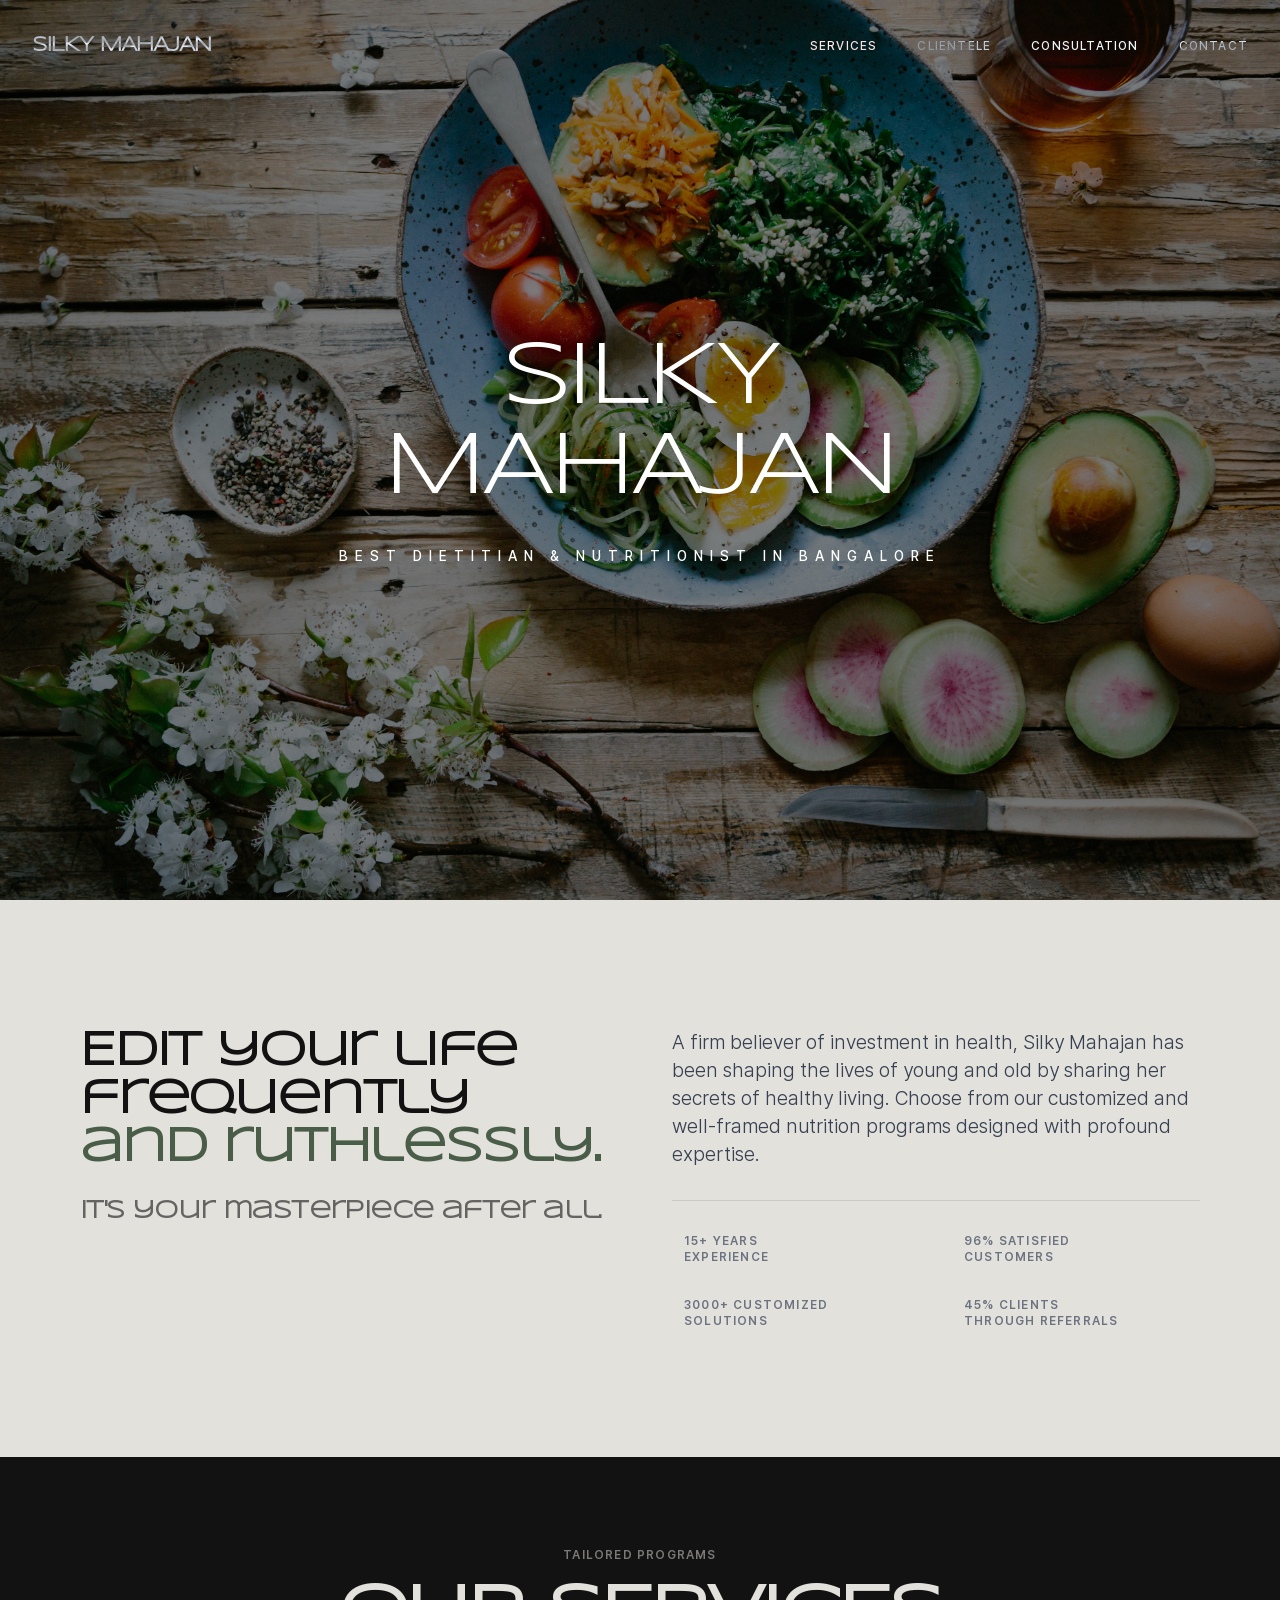
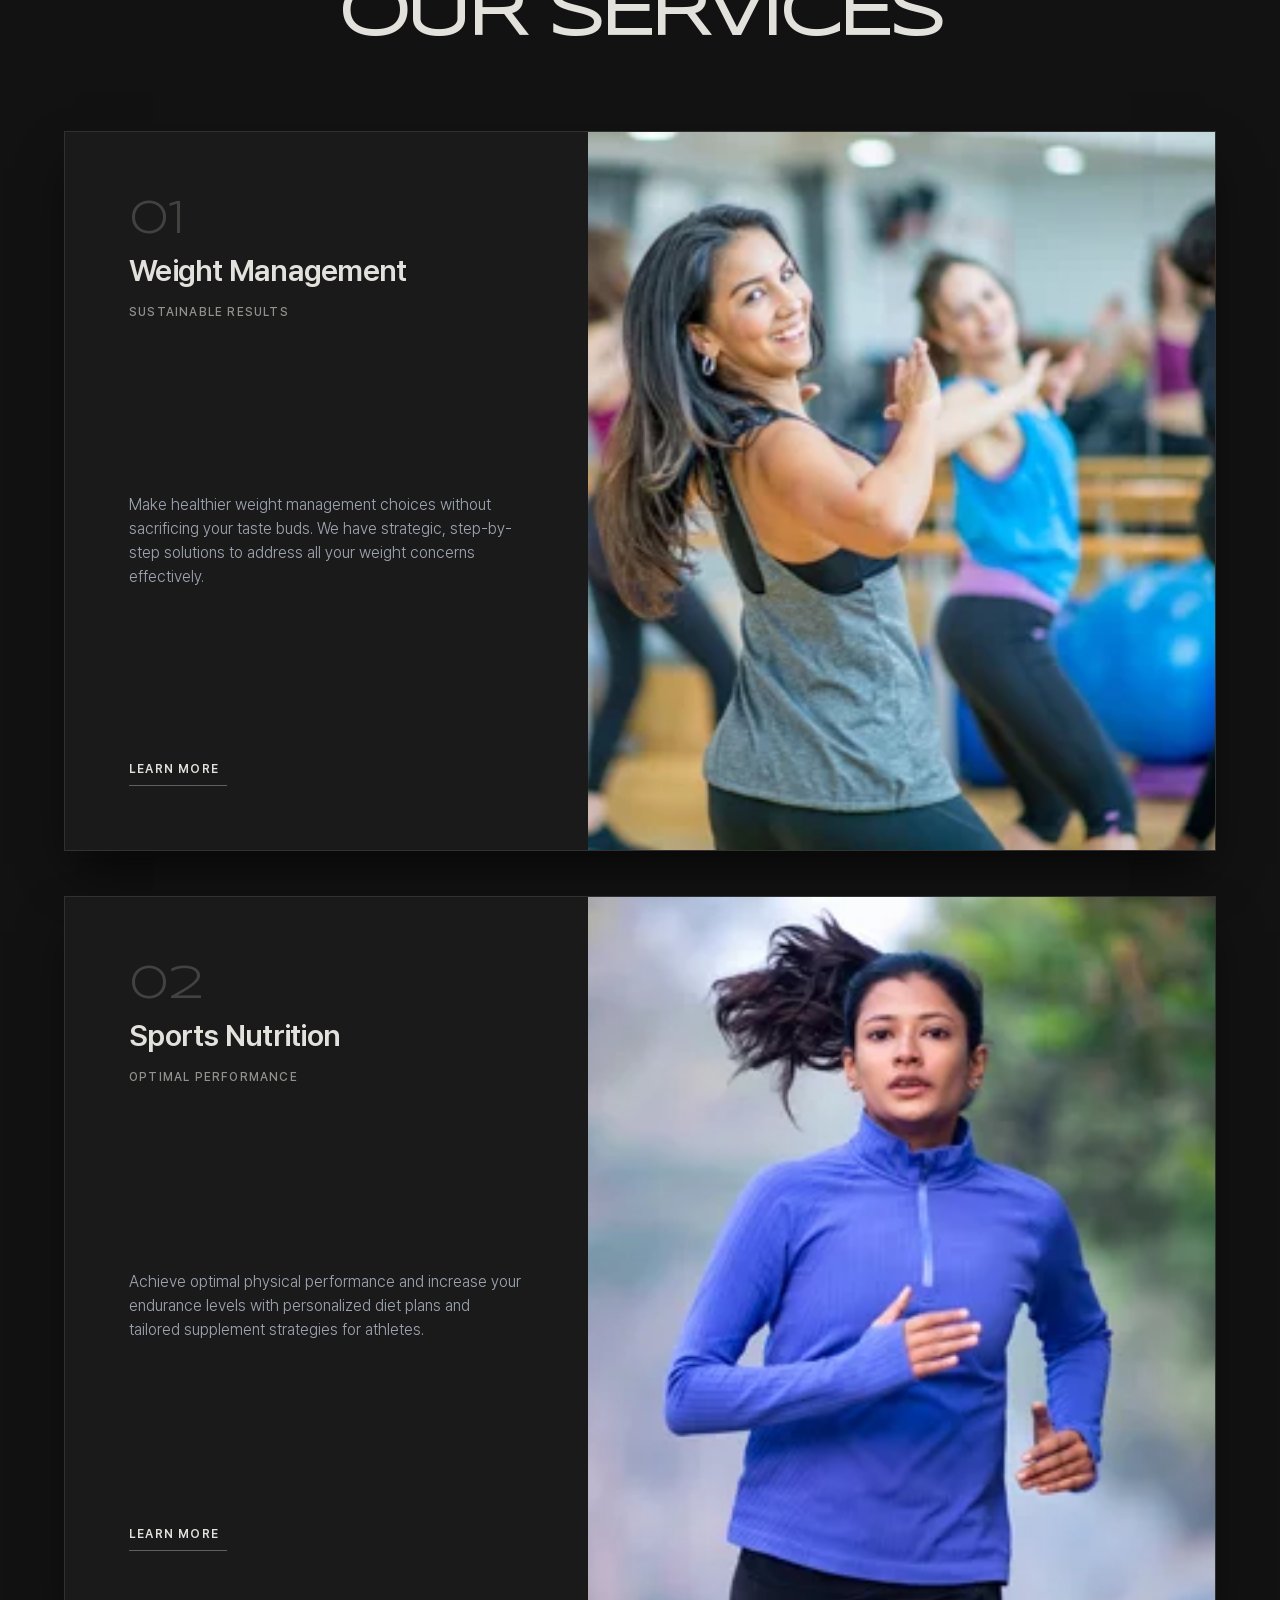
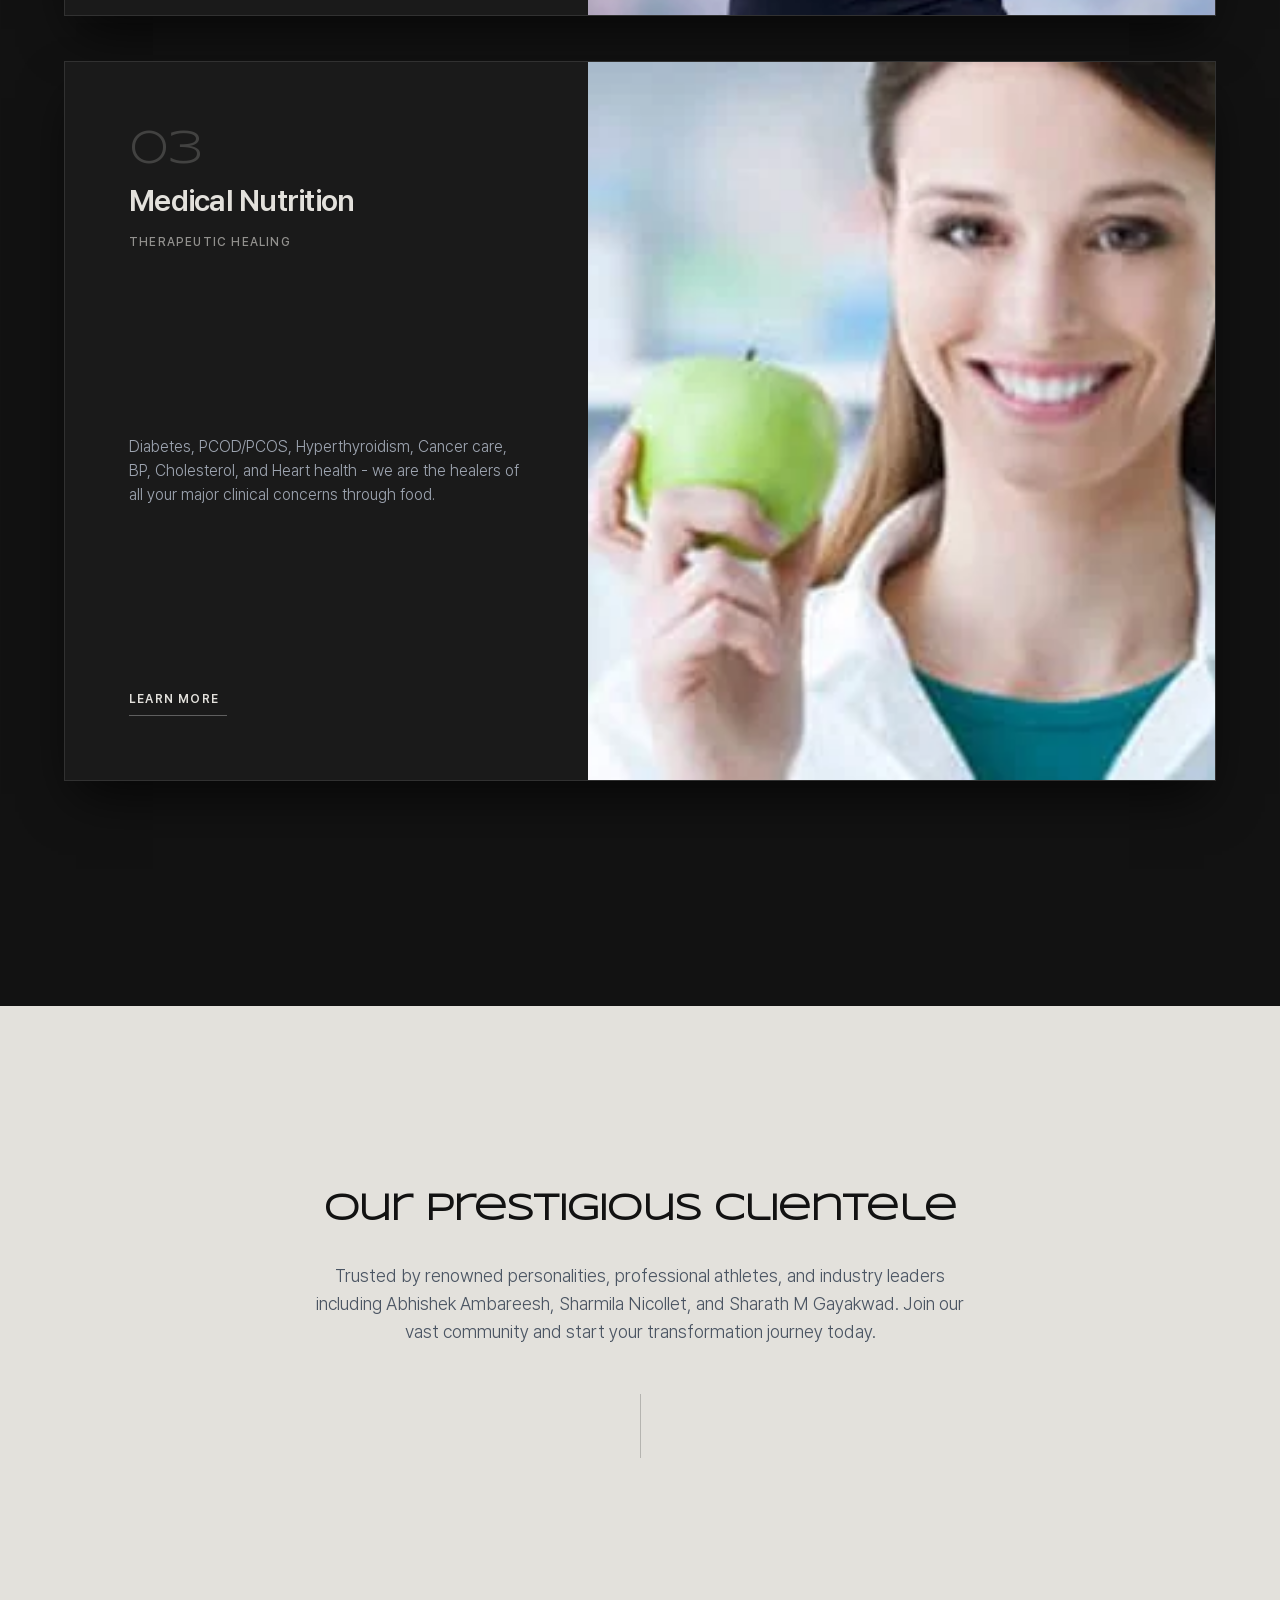
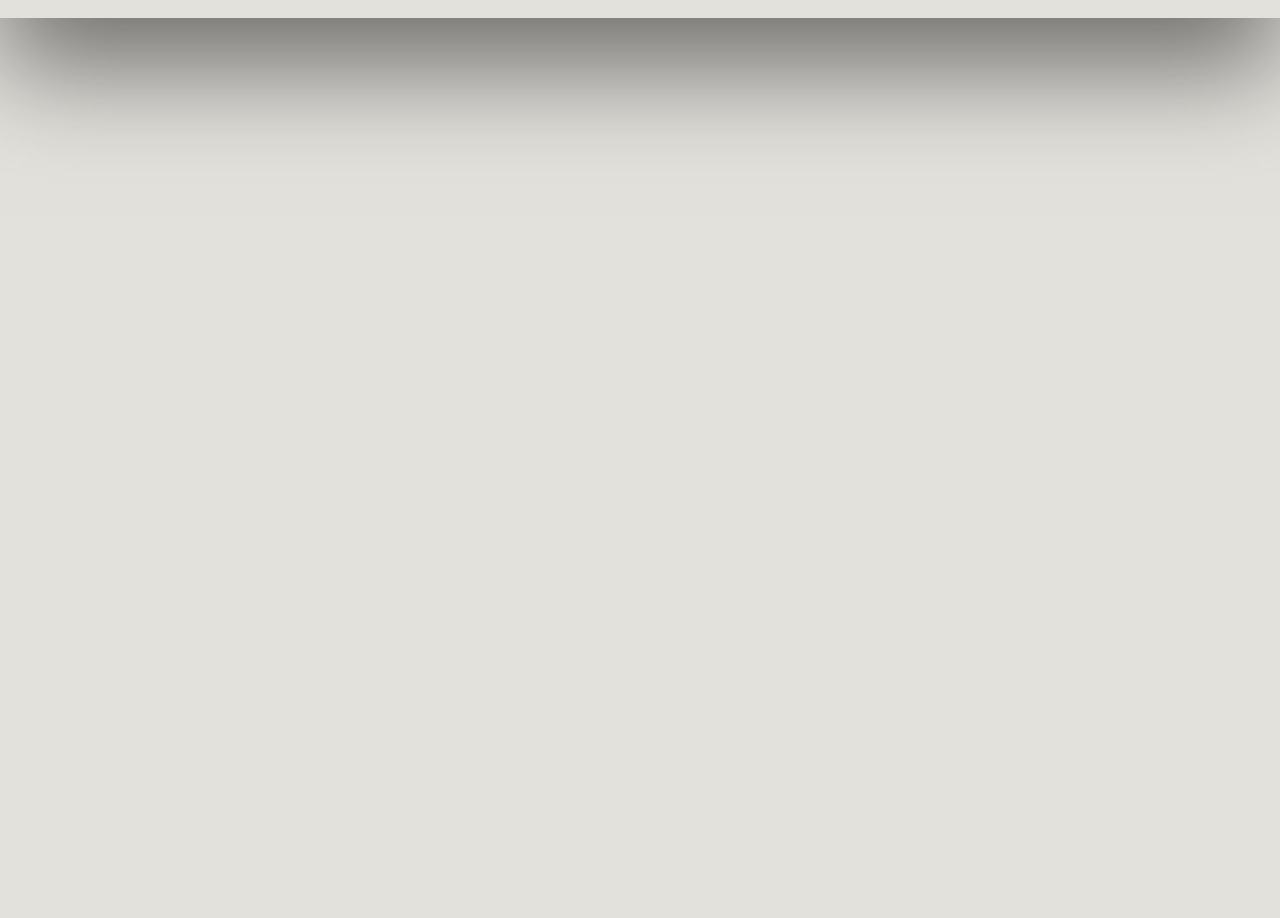
<file: templates/nutritioni-wellness-40.aura.build/index.html>
<html lang="en"><head>
<script id="aura-supabase-token-firewall">(function () {
  if (window.__AURA_SUPABASE_FIREWALL__) return;
  window.__AURA_SUPABASE_FIREWALL__ = true;

  var SUPABASE_HOST = "hoirqrkdgbmvpwutwuwj.supabase.co";
  var BLOCKED_KEY_PATTERNS = [
    /^sb-[a-z0-9-]+-auth-token$/i,
    /^supabase\.auth\.token$/i
  ];

  function isBlockedStorageKey(key) {
    if (typeof key !== "string") return false;
    for (var i = 0; i < BLOCKED_KEY_PATTERNS.length; i++) {
      if (BLOCKED_KEY_PATTERNS[i].test(key)) return true;
    }
    return false;
  }

  function toAbsoluteUrl(input) {
    try {
      return new URL(input, window.location.href);
    } catch {
      return null;
    }
  }

  function isSupabaseDestination(input) {
    var parsed = toAbsoluteUrl(input);
    if (!parsed) return false;
    if (SUPABASE_HOST && parsed.host === SUPABASE_HOST) return true;
    return parsed.host.endsWith(".supabase.co");
  }

  function pathLooksSensitive(input) {
    var parsed = toAbsoluteUrl(input);
    if (!parsed) return false;
    return /^\/(auth|rest|functions)\/v1\//.test(parsed.pathname || "");
  }

  function headersContainAuth(headersLike) {
    if (!headersLike) return false;

    try {
      if (typeof Headers !== "undefined" && headersLike instanceof Headers) {
        return !!(headersLike.get("authorization") || headersLike.get("apikey"));
      }
    } catch {}

    if (Array.isArray(headersLike)) {
      for (var i = 0; i < headersLike.length; i++) {
        var pair = headersLike[i] || [];
        var name = String(pair[0] || "").toLowerCase();
        if (name === "authorization" || name === "apikey") return true;
      }
      return false;
    }

    if (typeof headersLike === "object") {
      var keys = Object.keys(headersLike);
      for (var j = 0; j < keys.length; j++) {
        var k = keys[j].toLowerCase();
        if (k === "authorization" || k === "apikey") return true;
      }
    }
    return false;
  }

  function requestLooksSensitive(input, init, extraHeaders) {
    var url = "";
    try {
      if (typeof input === "string") {
        url = input;
      } else if (input && typeof input.url === "string") {
        url = input.url;
      }
    } catch {}

    var headers =
      (init && init.headers) ||
      (input && input.headers) ||
      extraHeaders ||
      null;
    var hasAuthHeaders = headersContainAuth(headers);
    if (hasAuthHeaders) return true;

    if (!url) return false;
    if (isSupabaseDestination(url) && pathLooksSensitive(url)) return true;
    return false;
  }

  function patchStorage(storage, storageName) {
    if (!storage) return;
    var proto = Object.getPrototypeOf(storage);
    if (!proto || proto.__auraSupabaseFirewallPatched) return;

    var rawGetItem = proto.getItem;
    var rawSetItem = proto.setItem;
    var rawRemoveItem = proto.removeItem;
    var rawClear = proto.clear;
    var rawKey = proto.key;
    var rawLengthDescriptor = Object.getOwnPropertyDescriptor(proto, "length");
    var rawLengthGet = rawLengthDescriptor && rawLengthDescriptor.get;

    function getRawLength(instance) {
      try {
        if (rawLengthGet) return Number(rawLengthGet.call(instance) || 0);
      } catch {}
      try {
        return Number(instance.length || 0);
      } catch {}
      return 0;
    }

    function getVisibleKeys(instance) {
      var visible = [];
      var total = getRawLength(instance);
      for (var i = 0; i < total; i++) {
        var currentKey = rawKey.call(instance, i);
        if (currentKey && !isBlockedStorageKey(currentKey)) {
          visible.push(currentKey);
        }
      }
      return visible;
    }

    function maskBlockedKeyProperty(instance, keyName) {
      if (!keyName || !isBlockedStorageKey(keyName)) return;
      try {
        Object.defineProperty(instance, keyName, {
          configurable: true,
          enumerable: false,
          get: function () {
            return null;
          },
          set: function () {
            return true;
          }
        });
      } catch {}
    }

    function syncBlockedKeyProperties(instance) {
      var total = getRawLength(instance);
      for (var i = 0; i < total; i++) {
        var k = rawKey.call(instance, i);
        if (k) maskBlockedKeyProperty(instance, k);
      }
    }

    proto.getItem = function (key) {
      syncBlockedKeyProperties(this);
      if (isBlockedStorageKey(String(key))) return null;
      return rawGetItem.call(this, key);
    };

    proto.setItem = function (key, value) {
      if (isBlockedStorageKey(String(key))) return;
      return rawSetItem.call(this, key, value);
    };

    proto.removeItem = function (key) {
      if (isBlockedStorageKey(String(key))) return;
      return rawRemoveItem.call(this, key);
    };

    proto.clear = function () {
      if (typeof rawClear !== "function") return;

      // Preserve blocked keys across clear() to prevent auth token/session wipe.
      var preservedBlockedEntries = [];
      var total = getRawLength(this);
      for (var i = 0; i < total; i++) {
        var blockedKey = rawKey.call(this, i);
        if (blockedKey && isBlockedStorageKey(blockedKey)) {
          preservedBlockedEntries.push([
            blockedKey,
            rawGetItem.call(this, blockedKey),
          ]);
        }
      }

      rawClear.call(this);

      for (var j = 0; j < preservedBlockedEntries.length; j++) {
        var entry = preservedBlockedEntries[j];
        var key = entry[0];
        var value = entry[1];
        if (typeof key === "string" && typeof value === "string") {
          rawSetItem.call(this, key, value);
        }
      }

      syncBlockedKeyProperties(this);
    };

    proto.key = function (index) {
      syncBlockedKeyProperties(this);
      var visible = getVisibleKeys(this);
      return visible[index] || null;
    };

    try {
      Object.defineProperty(proto, "length", {
        configurable: true,
        enumerable: false,
        get: function () {
          syncBlockedKeyProperties(this);
          return getVisibleKeys(this).length;
        }
      });
    } catch {}

    var proxyStorage = null;
    try {
      proxyStorage = new Proxy(storage, {
        get: function (target, prop) {
          if (typeof prop === "string" && isBlockedStorageKey(prop)) return null;
          if (prop === "length") return getVisibleKeys(target).length;
          if (prop === "key") {
            return function (index) {
              var visible = getVisibleKeys(target);
              return visible[index] || null;
            };
          }
          if (prop === "clear") {
            return function () {
              if (typeof rawClear !== "function") return;

              var preservedBlockedEntries = [];
              var total = getRawLength(target);
              for (var i = 0; i < total; i++) {
                var blockedKey = rawKey.call(target, i);
                if (blockedKey && isBlockedStorageKey(blockedKey)) {
                  preservedBlockedEntries.push([
                    blockedKey,
                    rawGetItem.call(target, blockedKey),
                  ]);
                }
              }

              rawClear.call(target);

              for (var j = 0; j < preservedBlockedEntries.length; j++) {
                var entry = preservedBlockedEntries[j];
                var key = entry[0];
                var value = entry[1];
                if (typeof key === "string" && typeof value === "string") {
                  rawSetItem.call(target, key, value);
                }
              }

              syncBlockedKeyProperties(target);
            };
          }

          var value = target[prop];
          if (typeof value === "function") return value.bind(target);
          return value;
        },
        set: function (target, prop, value) {
          if (typeof prop === "string" && isBlockedStorageKey(prop)) return true;
          target[prop] = value;
          return true;
        },
        has: function (target, prop) {
          if (typeof prop === "string" && isBlockedStorageKey(prop)) return false;
          return prop in target;
        },
        deleteProperty: function (target, prop) {
          if (typeof prop === "string" && isBlockedStorageKey(prop)) return true;
          try {
            delete target[prop];
          } catch {}
          return true;
        },
        ownKeys: function (target) {
          return getVisibleKeys(target);
        },
        getOwnPropertyDescriptor: function (target, prop) {
          if (typeof prop === "string" && isBlockedStorageKey(prop)) {
            return undefined;
          }
          if (prop === "length") {
            return {
              configurable: true,
              enumerable: false,
              value: getVisibleKeys(target).length,
              writable: false
            };
          }
          return Object.getOwnPropertyDescriptor(target, prop);
        }
      });
    } catch {}

    try {
      if (proxyStorage) {
        Object.defineProperty(window, storageName, {
          configurable: true,
          enumerable: true,
          get: function () {
            return proxyStorage;
          }
        });
      }
    } catch {}

    syncBlockedKeyProperties(storage);
    proto.__auraSupabaseFirewallPatched = true;
  }

  function patchCookieAccess() {
    try {
      var cookieDescriptor = Object.getOwnPropertyDescriptor(Document.prototype, "cookie");
      if (!cookieDescriptor || !cookieDescriptor.configurable) return;

      Object.defineProperty(document, "cookie", {
        configurable: true,
        enumerable: false,
        get: function () {
          return "";
        },
        set: function () {
          return true;
        }
      });
    } catch {}
  }

  function patchFetch() {
    if (typeof window.fetch !== "function") return;
    var rawFetch = window.fetch.bind(window);
    window.fetch = function (input, init) {
      if (requestLooksSensitive(input, init, null)) {
        return Promise.reject(new Error("Blocked by Aura security policy"));
      }
      return rawFetch(input, init);
    };
  }

  function patchXHR() {
    if (typeof XMLHttpRequest === "undefined") return;
    var rawOpen = XMLHttpRequest.prototype.open;
    var rawSetHeader = XMLHttpRequest.prototype.setRequestHeader;
    var rawSend = XMLHttpRequest.prototype.send;

    XMLHttpRequest.prototype.open = function (method, url) {
      this.__auraRequestUrl = String(url || "");
      this.__auraHeaders = {};
      return rawOpen.apply(this, arguments);
    };

    XMLHttpRequest.prototype.setRequestHeader = function (name, value) {
      if (!this.__auraHeaders) this.__auraHeaders = {};
      this.__auraHeaders[String(name || "").toLowerCase()] = String(value || "");
      return rawSetHeader.apply(this, arguments);
    };

    XMLHttpRequest.prototype.send = function () {
      if (requestLooksSensitive(this.__auraRequestUrl || "", null, this.__auraHeaders || null)) {
        throw new Error("Blocked by Aura security policy");
      }
      return rawSend.apply(this, arguments);
    };
  }

  function patchBeacon() {
    if (typeof navigator.sendBeacon !== "function") return;
    var rawBeacon = navigator.sendBeacon.bind(navigator);
    navigator.sendBeacon = function (url, data) {
      if (requestLooksSensitive(url, null, null)) return false;
      return rawBeacon(url, data);
    };
  }

  function patchWebSocket() {
    if (typeof WebSocket === "undefined") return;
    var RawWebSocket = WebSocket;
    window.WebSocket = function (url, protocols) {
      if (requestLooksSensitive(String(url || ""), null, null)) {
        throw new Error("Blocked by Aura security policy");
      }
      return new RawWebSocket(url, protocols);
    };
    window.WebSocket.prototype = RawWebSocket.prototype;
  }

  patchStorage(window.localStorage, "localStorage");
  patchStorage(window.sessionStorage, "sessionStorage");
  patchCookieAccess();
  patchFetch();
  patchXHR();
  patchBeacon();
  patchWebSocket();
})();</script><meta charset="utf-8"/>
<meta content="width=device-width, initial-scale=1.0" name="viewport"/>
<title>Consult Best Nutritionist | Dietitian Silky Mahajan</title>
<!-- Fonts -->
<link href="https://fonts.googleapis.com" rel="preconnect"/>
<link crossorigin="" href="https://fonts.gstatic.com" rel="preconnect"/>
<link as="style" crossorigin="" href="assets/pretendard_d70f760cc546.css" rel="stylesheet"/>
<link href="assets/css2_df5f99f1c0f4.css" rel="stylesheet"/>
<!-- Tailwind -->
<script src="assets/resource_3fa48481346f"></script>
<!-- GSAP / Lenis / Iconify -->
<script src="assets/gsap_4f0dc5b47bd1.js"></script>
<script src="assets/ScrollTrigger_270ba6162bc6.js"></script>

<script src="assets/iconify-icon_e19829e7f0e8.js"></script>
<style>
/* --- CORE --- */
:root {
--c-bg: #E3E1DC;
--c-dark: #121212;
--c-accent: #4A5D48; /* Deep Sage */
--font-display: 'Syncopate', sans-serif;
--font-body: 'Pretendard', sans-serif;
}
body {
background-color: var(--c-bg);
color: var(--c-dark);
font-family: var(--font-body);
margin: 0;
overflow-x: hidden;
opacity: 0;
}
.wrapper {
position: relative;
z-index: 10;
background-color: var(--c-bg);
margin-bottom: 100vh;
box-shadow: 0 50px 100px rgba(0,0,0,0.5);
}
.word-wrap {
display: inline-block;
overflow: hidden;
vertical-align: top;
padding-bottom: 0.1rem;
}
.word-inner {
display: inline-block;
transform: translateY(110%);
}
.loader {
position: fixed;
inset: 0;
background: #000;
z-index: 10000;
display: flex;
justify-content: center;
align-items: center;
color: #fff;
}
.loader-text {
font-family: var(--font-display);
font-size: 4vw;
font-weight: 600;
letter-spacing: -0.05rem;
}
.loader-bar {
position: absolute;
bottom: 0;
left: 0;
height: 0.25rem;
background: #fff;
width: 0%;
}
.stack-section {
padding: 10vh 0;
background: var(--c-dark);
color: #E3E1DC;
position: relative;
}
.stack-container {
width: 100%;
max-width: 1400px;
margin: 0 auto;
position: relative;
padding-bottom: 10vh;
}
.card-item {
position: sticky;
top: 10vh;
height: 80vh;
width: 100%;
display: flex;
align-items: center;
justify-content: center;
margin-bottom: 5vh;
}
.card-inner {
width: 90%;
height: 100%;
background: #1a1a1a;
border: 1px solid rgba(255,255,255,0.1);
position: relative;
overflow: hidden;
display: grid;
grid-template-columns: 1fr 1.2fr;
box-shadow: 0 25px 50px -12px rgba(0, 0, 0, 0.7);
}
.card-content {
padding: 4rem;
display: flex;
flex-direction: column;
justify-content: space-between;
background: #1a1a1a;
z-index: 2;
}
.card-img-wrap {
position: relative;
width: 100%;
height: 100%;
overflow: hidden;
}
.card-img {
width: 100%;
height: 100%;
object-fit: cover;
transition: transform 1.5s ease;
}
@media (max-width: 768px) {
.card-inner { grid-template-columns: 1fr; }
.card-item { top: 5vh; height: 85vh; }
.card-img-wrap { height: 40%; order: -1; }
.card-content { padding: 2rem; }
}
.footer-sticky {
position: fixed;
bottom: 0;
left: 0;
width: 100%;
height: 100vh;
z-index: 1;
background: #111;
color: #fff;
display: flex;
flex-direction: column;
justify-content: center;
align-items: center;
}
.display { font-family: var(--font-display); }
.noise-overlay {
position: fixed;
inset: 0;
pointer-events: none;
z-index: 9000;
opacity: 0.04;
background-image: url("filter_3E_3Crect_width__100_25_24bf9e9b0b7c.html")' opacity='1'/%3E%3C/svg%3E");
}
</style><!-- aura-ga4-start -->
<script async="" src="assets/js_19c0e2c2c8a8.js"></script>
<script>
window.dataLayer = window.dataLayer || [];
function gtag(){dataLayer.push(arguments);}
gtag('js', new Date());
gtag('config', 'G-2M6V79H761');
</script>
<!-- aura-ga4-end -->
<style data-scroll-fix="true">
        /* Scroll fixes for offline viewing */
        html, body {
            overflow: auto !important;
            overflow-x: hidden !important;
            height: auto !important;
            min-height: 100% !important;
            scroll-behavior: auto !important;
            opacity: 1 !important;
            visibility: visible !important;
        }
        
        /* Force visibility - many sites use JS animations for initial display */
        body, .wrapper, main, #__next, #app, .page, .content {
            opacity: 1 !important;
            visibility: visible !important;
            transform: none !important;
        }
        
        /* Disable loader/preloader overlays */
        .loader, .preloader, .loading, [class*="loader"], [class*="preloader"] {
            display: none !important;
            opacity: 0 !important;
        }
        
        /* Show elements that might be hidden for animation */
        .word-inner, .char, .line, [data-aos], [data-scroll],
        .hero-text span, .hero-fade, [class*="hero"] span {
            opacity: 1 !important;
            transform: none !important;
            visibility: visible !important;
        }
        
        /* Reset Tailwind animation utility classes */
        .translate-y-full, .translate-x-full, .-translate-y-full, .-translate-x-full,
        .translate-y-1\/2, .-translate-y-1\/2, .translate-y-\[100\%\], .translate-y-\[110\%\] {
            transform: none !important;
        }
        
        /* Force visibility on common hidden-for-animation patterns */
        .opacity-0, [class*="opacity-0"] {
            opacity: 1 !important;
        }
        
        /* Reset scale transforms used for animations */
        .scale-0, .scale-50, .scale-75 {
            transform: none !important;
        }
        
        html.lenis, html.lenis-smooth, 
        body.lenis, body.lenis-smooth,
        .lenis-wrapper, .lenis-content,
        [data-lenis-prevent], [data-scroll-container] {
            overflow: visible !important;
            height: auto !important;
        }
        
        /* Fix flex containers that might cut off content */
        body.flex.items-center,
        body.flex.justify-center {
            align-items: flex-start !important;
            min-height: 100vh;
            height: auto !important;
        }
        
        /* Ensure main content scrolls */
        main, #__next, #__nuxt, #app, .main-content {
            overflow: visible !important;
            height: auto !important;
        }
        </style></head>
<body class="antialiased">
<div class="noise-overlay"></div>
<!-- PRELOADER -->
<div class="loader">
<div class="loader-text">SILKY MAHAJAN</div>
<div class="loader-bar"></div>
</div>
<!-- NAVIGATION -->
<nav class="fixed top-0 w-full p-8 flex justify-between items-center z-50 mix-blend-difference text-white">
<div class="display font-semibold text-xl tracking-tighter">SILKY MAHAJAN</div>
<div class="hidden md:flex gap-10 text-xs uppercase tracking-widest font-medium items-center">
<a class="hover:text-gray-400 transition-colors" href="#">Services</a>
<a class="hover:text-gray-400 transition-colors" href="#">Clientele</a>
<a class="hover:text-gray-400 transition-colors" href="#">Consultation</a>
<a class="hover:text-gray-400 transition-colors" href="#">Contact</a>
</div>
<div class="md:hidden text-xs tracking-widest flex items-center gap-2 cursor-pointer">
            MENU <iconify-icon class="text-xl" icon="solar:hamburger-menu-linear" stroke-width="1.5"></iconify-icon>
</div>
</nav>
<!-- WRAPPER -->
<div class="wrapper">
<!-- HERO -->
<section class="h-screen relative flex items-center justify-center overflow-hidden">
<img alt="Background" class="absolute inset-0 w-full h-full object-cover brightness-50 hero-img" src="assets/photo-1490645935967-10de6ba170_45b9d5ebc795.avif"/>
<div class="relative z-10 text-center text-white px-6">
<h1 class="display text-[7vw] leading-none hero-text overflow-hidden tracking-tighter">
<span class="block translate-y-full uppercase">Silky</span>
</h1>
<h1 class="display text-[7vw] leading-none hero-text overflow-hidden tracking-tighter">
<span class="block translate-y-full uppercase">Mahajan</span>
</h1>
<p class="mt-8 text-xs md:text-sm uppercase tracking-[0.5em] font-medium opacity-0 hero-fade">Best Dietitian &amp; Nutritionist in Bangalore</p>
</div>
</section>
<!-- INTRO -->
<section class="py-32 px-6 md:px-20 grid md:grid-cols-2 gap-16 max-w-[1800px] mx-auto bg-[var(--c-bg)]">
<div>
<h2 class="display text-3xl md:text-5xl leading-tight split-animate font-semibold tracking-tight">
                    Edit your life frequently <br/><span class="text-[var(--c-accent)]">and ruthlessly.</span>
</h2>
<h3 class="display text-xl md:text-2xl mt-6 opacity-60 font-semibold tracking-tight split-animate">It's your masterpiece after all.</h3>
</div>
<div class="text-lg md:text-xl font-light leading-relaxed text-gray-700">
<p class="mb-8 split-animate">A firm believer of investment in health, Silky Mahajan has been shaping the lives of young and old by sharing her secrets of healthy living. Choose from our customized and well-framed nutrition programs designed with profound expertise.</p>
<div class="h-px w-full bg-black/10 my-8"></div>
<div class="grid grid-cols-2 gap-8 text-xs uppercase tracking-widest font-semibold text-gray-500">
<div class="flex items-center gap-3">
<iconify-icon class="text-2xl text-[var(--c-accent)]" icon="solar:medal-star-linear" stroke-width="1.5"></iconify-icon>
                        15+ Years<br/>Experience
                    </div>
<div class="flex items-center gap-3">
<iconify-icon class="text-2xl text-[var(--c-accent)]" icon="solar:users-group-rounded-linear" stroke-width="1.5"></iconify-icon>
                        96% Satisfied<br/>Customers
                    </div>
<div class="flex items-center gap-3">
<iconify-icon class="text-2xl text-[var(--c-accent)]" icon="solar:document-add-linear" stroke-width="1.5"></iconify-icon>
                        3000+ Customized<br/>Solutions
                    </div>
<div class="flex items-center gap-3">
<iconify-icon class="text-2xl text-[var(--c-accent)]" icon="solar:share-circle-linear" stroke-width="1.5"></iconify-icon>
                        45% Clients<br/>Through Referrals
                    </div>
</div>
</div>
</section>
<!-- CARD STACK SECTION -->
<section class="stack-section">
<div class="text-center mb-20 px-6">
<div class="text-xs uppercase tracking-widest mb-4 opacity-50 font-semibold">Tailored Programs</div>
<h2 class="display text-4xl md:text-7xl tracking-tighter uppercase font-semibold">Our Services</h2>
</div>
<div class="stack-container">
<!-- Card 1 -->
<div class="card-item">
<div class="card-inner">
<div class="card-content">
<div>
<div class="text-4xl md:text-5xl display mb-2 text-[var(--c-bg)] opacity-20">01</div>
<h3 class="text-2xl md:text-3xl font-semibold tracking-tight">Weight Management</h3>
<p class="text-xs mt-4 opacity-60 uppercase tracking-widest font-medium">Sustainable Results</p>
</div>
<div class="text-gray-400 font-light text-sm md:text-base leading-relaxed">
                                Make healthier weight management choices without sacrificing your taste buds. We have strategic, step-by-step solutions to address all your weight concerns effectively.
                            </div>
<button class="text-left flex items-center uppercase tracking-widest text-xs border-b border-white/30 pb-2 w-max hover:text-white transition-all font-semibold group">
                                Learn More <iconify-icon class="ml-2 text-base group-hover:translate-x-1 transition-transform" icon="solar:arrow-right-linear" stroke-width="1.5"></iconify-icon>
</button>
</div>
<div class="card-img-wrap">
<img alt="Weight Management" class="card-img" src="assets/img_2_9f19b04a0c28.jpg"/>
</div>
</div>
</div>
<!-- Card 2 -->
<div class="card-item">
<div class="card-inner">
<div class="card-content">
<div>
<div class="text-4xl md:text-5xl display mb-2 text-[var(--c-bg)] opacity-20">02</div>
<h3 class="text-2xl md:text-3xl font-semibold tracking-tight">Sports Nutrition</h3>
<p class="text-xs mt-4 opacity-60 uppercase tracking-widest font-medium">Optimal Performance</p>
</div>
<div class="text-gray-400 font-light text-sm md:text-base leading-relaxed">
                                Achieve optimal physical performance and increase your endurance levels with personalized diet plans and tailored supplement strategies for athletes.
                            </div>
<button class="text-left flex items-center uppercase tracking-widest text-xs border-b border-white/30 pb-2 w-max hover:text-white transition-all font-semibold group">
                                Learn More <iconify-icon class="ml-2 text-base group-hover:translate-x-1 transition-transform" icon="solar:arrow-right-linear" stroke-width="1.5"></iconify-icon>
</button>
</div>
<div class="card-img-wrap">
<img alt="Sports Nutrition" class="card-img" src="assets/img_1_3e1b13d8d5df.jpg"/>
</div>
</div>
</div>
<!-- Card 3 -->
<div class="card-item">
<div class="card-inner">
<div class="card-content">
<div>
<div class="text-4xl md:text-5xl display mb-2 text-[var(--c-bg)] opacity-20">03</div>
<h3 class="text-2xl md:text-3xl font-semibold tracking-tight">Medical Nutrition</h3>
<p class="text-xs mt-4 opacity-60 uppercase tracking-widest font-medium">Therapeutic Healing</p>
</div>
<div class="text-gray-400 font-light text-sm md:text-base leading-relaxed">
                                Diabetes, PCOD/PCOS, Hyperthyroidism, Cancer care, BP, Cholesterol, and Heart health - we are the healers of all your major clinical concerns through food.
                            </div>
<button class="text-left flex items-center uppercase tracking-widest text-xs border-b border-white/30 pb-2 w-max hover:text-white transition-all font-semibold group">
                                Learn More <iconify-icon class="ml-2 text-base group-hover:translate-x-1 transition-transform" icon="solar:arrow-right-linear" stroke-width="1.5"></iconify-icon>
</button>
</div>
<div class="card-img-wrap">
<img alt="Medical Nutrition" class="card-img" src="assets/img_3_9d0bf426e46b.jpg"/>
</div>
</div>
</div>
</div>
</section>
<!-- FINAL SECTION -->
<section class="py-40 bg-[#E3E1DC] text-center flex flex-col items-center justify-center relative z-10 px-6">
<iconify-icon class="text-5xl mb-6 text-[var(--c-accent)]" icon="solar:star-circle-linear" stroke-width="1.5"></iconify-icon>
<h2 class="display text-2xl md:text-4xl mb-8 tracking-tight font-semibold">Our Prestigious Clientele</h2>
<div class="max-w-2xl text-gray-600 font-light mb-12 leading-relaxed text-base md:text-lg">
                Trusted by renowned personalities, professional athletes, and industry leaders including Abhishek Ambareesh, Sharmila Nicollet, and Sharath M Gayakwad. Join our vast community and start your transformation journey today.
            </div>
<div class="h-16 w-px bg-black/20"></div>
</section>
</div>
<!-- FOOTER -->
<footer class="footer-sticky px-6">
<div class="relative z-10 text-center">
<div class="text-xs uppercase tracking-[0.3em] mb-4 text-gray-500 font-medium">Ready For A Customized Solution?</div>
<a class="display text-[6vw] leading-none hover:text-[var(--c-accent)] transition-colors tracking-tighter font-semibold flex items-center justify-center gap-4" href="tel:+917829999400">
                +91 7829999400 <iconify-icon icon="solar:phone-calling-linear" stroke-width="1.5"></iconify-icon>
</a>
<p class="text-sm text-gray-400 mt-6 font-light max-w-md mx-auto">Connect with us over Skype, Facetime, Whatsapp, Zoom or visit our Clinic. Worldwide online consultations available.</p>
<div class="flex justify-center gap-8 mt-12 text-xs uppercase tracking-widest text-gray-400 font-medium flex-wrap">
<a class="hover:text-white transition-colors" href="#">Clinic Visit</a>
<a class="hover:text-white transition-colors" href="#">Online Consultation</a>
<a class="hover:text-white transition-colors" href="#">Media</a>
<a class="hover:text-white transition-colors" href="mailto:info@foodsandnutrition.in">Email Us</a>
</div>
<div class="mt-20 text-[10px] text-gray-700 font-medium tracking-widest">
                © 2024 DIETITIAN SILKY MAHAJAN. ALL RIGHTS RESERVED.
            </div>
</div>
<img class="absolute inset-0 w-full h-full object-cover opacity-10 pointer-events-none grayscale" src="assets/photo-1538108149393-fbbd818959_0d74f15008e7.avif"/>
</footer>

<script data-img-fallback-handler="">!function(){var f=["https://hoirqrkdgbmvpwutwuwj.supabase.co/storage/v1/object/public/assets/assets/917d6f93-fb36-439a-8c48-884b67b35381_1600w.jpg","https://hoirqrkdgbmvpwutwuwj.supabase.co/storage/v1/object/public/assets/assets/4734259a-bad7-422f-981e-ce01e79184f2_1600w.jpg","https://hoirqrkdgbmvpwutwuwj.supabase.co/storage/v1/object/public/assets/assets/c543a9e1-f226-4ced-80b0-feb8445a75b9_1600w.jpg","https://hoirqrkdgbmvpwutwuwj.supabase.co/storage/v1/object/public/assets/assets/5bab247f-35d9-400d-a82b-fd87cfe913d2_1600w.webp","https://hoirqrkdgbmvpwutwuwj.supabase.co/storage/v1/object/public/assets/assets/30104e3c-5eea-4b93-93e9-5313698a7156_1600w.webp"],h=new Set;function g(s){for(var x=0,i=0;i<s.length;i++)x=(x<<5)-x+s.charCodeAt(i)|0;return f[Math.abs(x)%f.length]}function r(t){var s=t.src;if(s&&!h.has(s)){h.add(s);t.src=g(s)}}window.addEventListener("error",function(e){var t=e.target;if(t&&t.tagName==="IMG")r(t)},!0);function c(){document.querySelectorAll("img").forEach(function(i){if(i.complete&&!i.naturalWidth&&i.src)r(i)})}if(document.readyState==="loading")document.addEventListener("DOMContentLoaded",c);else c()}()</script></body></html>
</file>
<file: templates/liora-homecare.aura.build/assets/css2_69c60af71610.css>
/* cyrillic */
@font-face {
  font-family: 'Playfair Display';
  font-style: italic;
  font-weight: 400;
  font-display: swap;
  src: url("nuFRD-vYSZviVYUb_rj3ij__anPXDT_df289f0f7b19.woff2") format('woff2');
  unicode-range: U+0301, U+0400-045F, U+0490-0491, U+04B0-04B1, U+2116;
}
/* vietnamese */
@font-face {
  font-family: 'Playfair Display';
  font-style: italic;
  font-weight: 400;
  font-display: swap;
  src: url("nuFRD-vYSZviVYUb_rj3ij__anPXDT_c1e6823a3fcc.woff2") format('woff2');
  unicode-range: U+0102-0103, U+0110-0111, U+0128-0129, U+0168-0169, U+01A0-01A1, U+01AF-01B0, U+0300-0301, U+0303-0304, U+0308-0309, U+0323, U+0329, U+1EA0-1EF9, U+20AB;
}
/* latin-ext */
@font-face {
  font-family: 'Playfair Display';
  font-style: italic;
  font-weight: 400;
  font-display: swap;
  src: url("nuFRD-vYSZviVYUb_rj3ij__anPXDT_8558085a3617.woff2") format('woff2');
  unicode-range: U+0100-02BA, U+02BD-02C5, U+02C7-02CC, U+02CE-02D7, U+02DD-02FF, U+0304, U+0308, U+0329, U+1D00-1DBF, U+1E00-1E9F, U+1EF2-1EFF, U+2020, U+20A0-20AB, U+20AD-20C0, U+2113, U+2C60-2C7F, U+A720-A7FF;
}
/* latin */
@font-face {
  font-family: 'Playfair Display';
  font-style: italic;
  font-weight: 400;
  font-display: swap;
  src: url("nuFRD-vYSZviVYUb_rj3ij__anPXDT_42fc164ce177.woff2") format('woff2');
  unicode-range: U+0000-00FF, U+0131, U+0152-0153, U+02BB-02BC, U+02C6, U+02DA, U+02DC, U+0304, U+0308, U+0329, U+2000-206F, U+20AC, U+2122, U+2191, U+2193, U+2212, U+2215, U+FEFF, U+FFFD;
}
/* latin-ext */
@font-face {
  font-family: 'Urbanist';
  font-style: normal;
  font-weight: 400;
  font-display: swap;
  src: url("L0x-DF02iFML4hGCyMqrbS1miXK2Z7_32c69100f403.woff2") format('woff2');
  unicode-range: U+0100-02BA, U+02BD-02C5, U+02C7-02CC, U+02CE-02D7, U+02DD-02FF, U+0304, U+0308, U+0329, U+1D00-1DBF, U+1E00-1E9F, U+1EF2-1EFF, U+2020, U+20A0-20AB, U+20AD-20C0, U+2113, U+2C60-2C7F, U+A720-A7FF;
}
/* latin */
@font-face {
  font-family: 'Urbanist';
  font-style: normal;
  font-weight: 400;
  font-display: swap;
  src: url("L0x-DF02iFML4hGCyMqlbS1miXK2_e6af013147c2.woff2") format('woff2');
  unicode-range: U+0000-00FF, U+0131, U+0152-0153, U+02BB-02BC, U+02C6, U+02DA, U+02DC, U+0304, U+0308, U+0329, U+2000-206F, U+20AC, U+2122, U+2191, U+2193, U+2212, U+2215, U+FEFF, U+FFFD;
}
/* latin-ext */
@font-face {
  font-family: 'Urbanist';
  font-style: normal;
  font-weight: 500;
  font-display: swap;
  src: url("L0x-DF02iFML4hGCyMqrbS1miXK2Z7_32c69100f403.woff2") format('woff2');
  unicode-range: U+0100-02BA, U+02BD-02C5, U+02C7-02CC, U+02CE-02D7, U+02DD-02FF, U+0304, U+0308, U+0329, U+1D00-1DBF, U+1E00-1E9F, U+1EF2-1EFF, U+2020, U+20A0-20AB, U+20AD-20C0, U+2113, U+2C60-2C7F, U+A720-A7FF;
}
/* latin */
@font-face {
  font-family: 'Urbanist';
  font-style: normal;
  font-weight: 500;
  font-display: swap;
  src: url("L0x-DF02iFML4hGCyMqlbS1miXK2_e6af013147c2.woff2") format('woff2');
  unicode-range: U+0000-00FF, U+0131, U+0152-0153, U+02BB-02BC, U+02C6, U+02DA, U+02DC, U+0304, U+0308, U+0329, U+2000-206F, U+20AC, U+2122, U+2191, U+2193, U+2212, U+2215, U+FEFF, U+FFFD;
}
/* latin-ext */
@font-face {
  font-family: 'Urbanist';
  font-style: normal;
  font-weight: 600;
  font-display: swap;
  src: url("L0x-DF02iFML4hGCyMqrbS1miXK2Z7_32c69100f403.woff2") format('woff2');
  unicode-range: U+0100-02BA, U+02BD-02C5, U+02C7-02CC, U+02CE-02D7, U+02DD-02FF, U+0304, U+0308, U+0329, U+1D00-1DBF, U+1E00-1E9F, U+1EF2-1EFF, U+2020, U+20A0-20AB, U+20AD-20C0, U+2113, U+2C60-2C7F, U+A720-A7FF;
}
/* latin */
@font-face {
  font-family: 'Urbanist';
  font-style: normal;
  font-weight: 600;
  font-display: swap;
  src: url("L0x-DF02iFML4hGCyMqlbS1miXK2_e6af013147c2.woff2") format('woff2');
  unicode-range: U+0000-00FF, U+0131, U+0152-0153, U+02BB-02BC, U+02C6, U+02DA, U+02DC, U+0304, U+0308, U+0329, U+2000-206F, U+20AC, U+2122, U+2191, U+2193, U+2212, U+2215, U+FEFF, U+FFFD;
}
/* latin-ext */
@font-face {
  font-family: 'Urbanist';
  font-style: normal;
  font-weight: 700;
  font-display: swap;
  src: url("L0x-DF02iFML4hGCyMqrbS1miXK2Z7_32c69100f403.woff2") format('woff2');
  unicode-range: U+0100-02BA, U+02BD-02C5, U+02C7-02CC, U+02CE-02D7, U+02DD-02FF, U+0304, U+0308, U+0329, U+1D00-1DBF, U+1E00-1E9F, U+1EF2-1EFF, U+2020, U+20A0-20AB, U+20AD-20C0, U+2113, U+2C60-2C7F, U+A720-A7FF;
}
/* latin */
@font-face {
  font-family: 'Urbanist';
  font-style: normal;
  font-weight: 700;
  font-display: swap;
  src: url("L0x-DF02iFML4hGCyMqlbS1miXK2_e6af013147c2.woff2") format('woff2');
  unicode-range: U+0000-00FF, U+0131, U+0152-0153, U+02BB-02BC, U+02C6, U+02DA, U+02DC, U+0304, U+0308, U+0329, U+2000-206F, U+20AC, U+2122, U+2191, U+2193, U+2212, U+2215, U+FEFF, U+FFFD;
}
/* latin-ext */
@font-face {
  font-family: 'Urbanist';
  font-style: normal;
  font-weight: 800;
  font-display: swap;
  src: url("L0x-DF02iFML4hGCyMqrbS1miXK2Z7_32c69100f403.woff2") format('woff2');
  unicode-range: U+0100-02BA, U+02BD-02C5, U+02C7-02CC, U+02CE-02D7, U+02DD-02FF, U+0304, U+0308, U+0329, U+1D00-1DBF, U+1E00-1E9F, U+1EF2-1EFF, U+2020, U+20A0-20AB, U+20AD-20C0, U+2113, U+2C60-2C7F, U+A720-A7FF;
}
/* latin */
@font-face {
  font-family: 'Urbanist';
  font-style: normal;
  font-weight: 800;
  font-display: swap;
  src: url("L0x-DF02iFML4hGCyMqlbS1miXK2_e6af013147c2.woff2") format('woff2');
  unicode-range: U+0000-00FF, U+0131, U+0152-0153, U+02BB-02BC, U+02C6, U+02DA, U+02DC, U+0304, U+0308, U+0329, U+2000-206F, U+20AC, U+2122, U+2191, U+2193, U+2212, U+2215, U+FEFF, U+FFFD;
}
</file>
<file: templates/nutritioni-wellness-40.aura.build/assets/pretendard_d70f760cc546.css>
/**
 * Minified by jsDelivr using clean-css v5.3.3.
 * Original file: /gh/orioncactus/pretendard@1.3.9/dist/web/static/pretendard.css
 *
 * Do NOT use SRI with dynamically generated files! More information: https://www.jsdelivr.com/using-sri-with-dynamic-files
 */
@font-face{font-family:Pretendard;font-weight:900;font-display:swap;src:local('Pretendard Black'),url("Pretendard-Black_89f6f75d68c5.woff2") format('woff2'),url("Pretendard-Black_fe4a08a119e9.woff") format('woff')}@font-face{font-family:Pretendard;font-weight:800;font-display:swap;src:local('Pretendard ExtraBold'),url("Pretendard-ExtraBold_b214248deba5.woff2") format('woff2'),url("Pretendard-ExtraBold_683a6b10390a.woff") format('woff')}@font-face{font-family:Pretendard;font-weight:700;font-display:swap;src:local('Pretendard Bold'),url("Pretendard-Bold_80312cf4d62a.woff2") format('woff2'),url("Pretendard-Bold_bf7dd374a7c8.woff") format('woff')}@font-face{font-family:Pretendard;font-weight:600;font-display:swap;src:local('Pretendard SemiBold'),url("Pretendard-SemiBold_00427adb28d3.woff2") format('woff2'),url("Pretendard-SemiBold_d20f557191d5.woff") format('woff')}@font-face{font-family:Pretendard;font-weight:500;font-display:swap;src:local('Pretendard Medium'),url("Pretendard-Medium_4d52c3ff915c.woff2") format('woff2'),url("Pretendard-Medium_59b07b6526ee.woff") format('woff')}@font-face{font-family:Pretendard;font-weight:400;font-display:swap;src:local('Pretendard Regular'),url("Pretendard-Regular_65ce60fb42da.woff2") format('woff2'),url("Pretendard-Regular_51a3bd72745b.woff") format('woff')}@font-face{font-family:Pretendard;font-weight:300;font-display:swap;src:local('Pretendard Light'),url("Pretendard-Light_d795aaaa5252.woff2") format('woff2'),url("Pretendard-Light_8bdc77db8579.woff") format('woff')}@font-face{font-family:Pretendard;font-weight:200;font-display:swap;src:local('Pretendard ExtraLight'),url("Pretendard-ExtraLight_5bf6bb22c94b.woff2") format('woff2'),url("Pretendard-ExtraLight_0148604871c8.woff") format('woff')}@font-face{font-family:Pretendard;font-weight:100;font-display:swap;src:local('Pretendard Thin'),url("Pretendard-Thin_37882396194f.woff2") format('woff2'),url("Pretendard-Thin_639218521637.woff") format('woff')}
/*# sourceMappingURL=/sm/51b565c04cae0bb1ce2c86cd5d1809aca984a92cb3f8e3efe91c4d2950752c00.map */
</file>
<file: templates/nutritioni-wellness-40.aura.build/assets/css2_df5f99f1c0f4.css>
/* latin-ext */
@font-face {
  font-family: 'Syncopate';
  font-style: normal;
  font-weight: 400;
  font-display: swap;
  src: url("pe0sMIuPIYBCpEV5eFdCC_e_Kdxic2_16a2561aea40.woff2") format('woff2');
  unicode-range: U+0100-02BA, U+02BD-02C5, U+02C7-02CC, U+02CE-02D7, U+02DD-02FF, U+0304, U+0308, U+0329, U+1D00-1DBF, U+1E00-1E9F, U+1EF2-1EFF, U+2020, U+20A0-20AB, U+20AD-20C0, U+2113, U+2C60-2C7F, U+A720-A7FF;
}
/* latin */
@font-face {
  font-family: 'Syncopate';
  font-style: normal;
  font-weight: 400;
  font-display: swap;
  src: url("pe0sMIuPIYBCpEV5eFdCBfe_Kdxicw_ef9ffeb68ddc.woff2") format('woff2');
  unicode-range: U+0000-00FF, U+0131, U+0152-0153, U+02BB-02BC, U+02C6, U+02DA, U+02DC, U+0304, U+0308, U+0329, U+2000-206F, U+20AC, U+2122, U+2191, U+2193, U+2212, U+2215, U+FEFF, U+FFFD;
}
</file>
